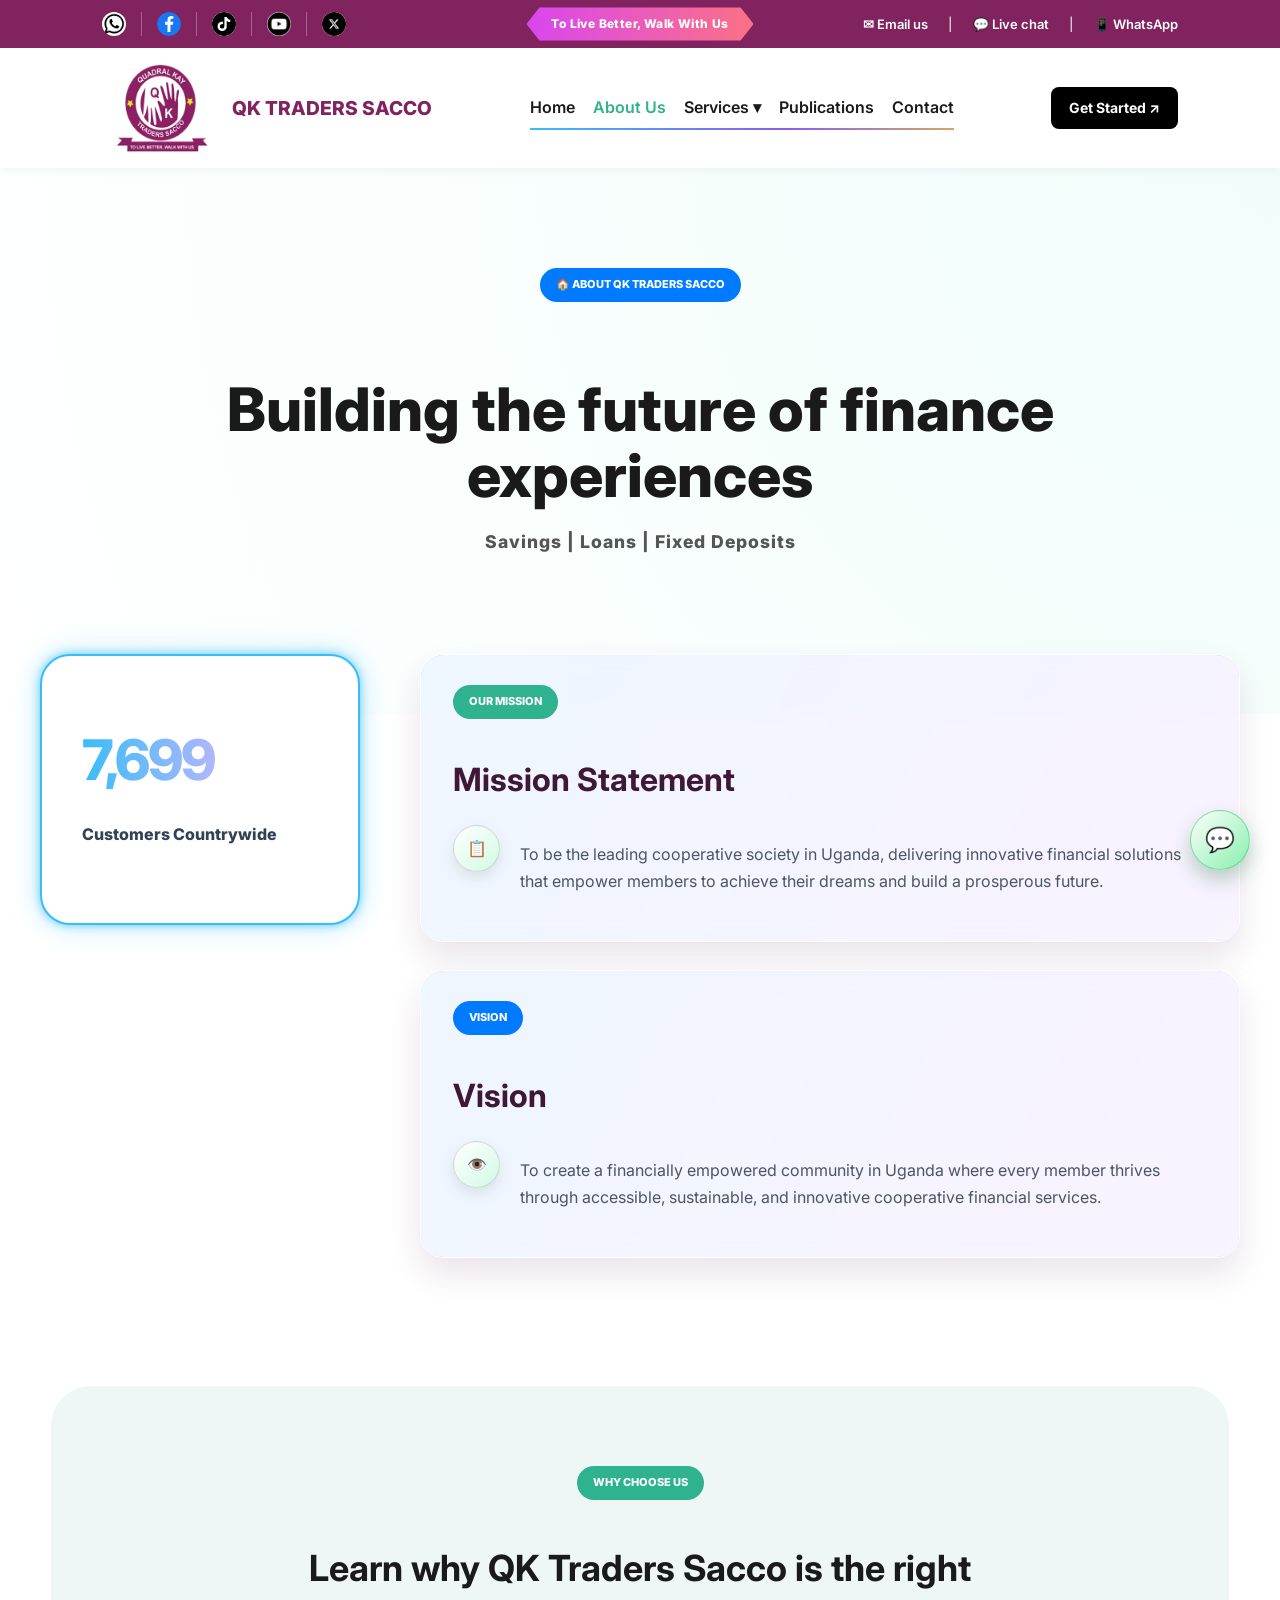
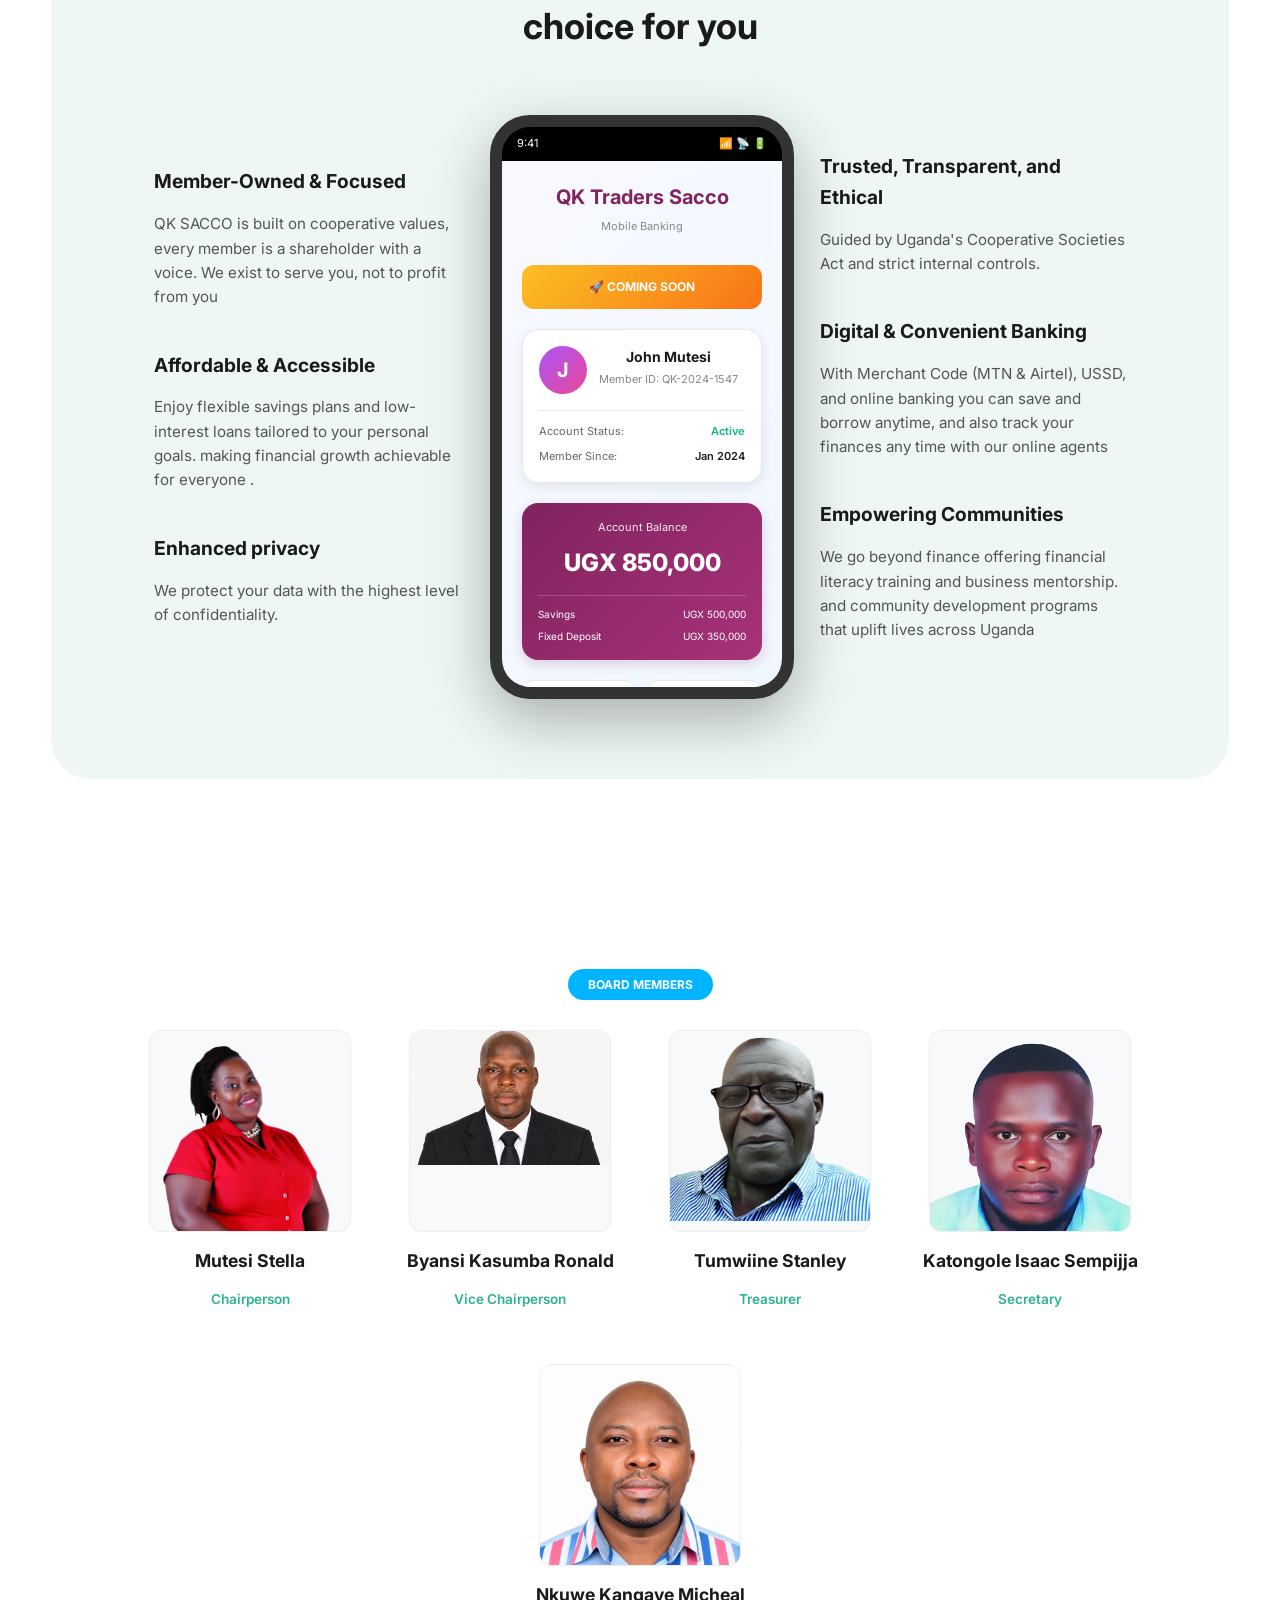
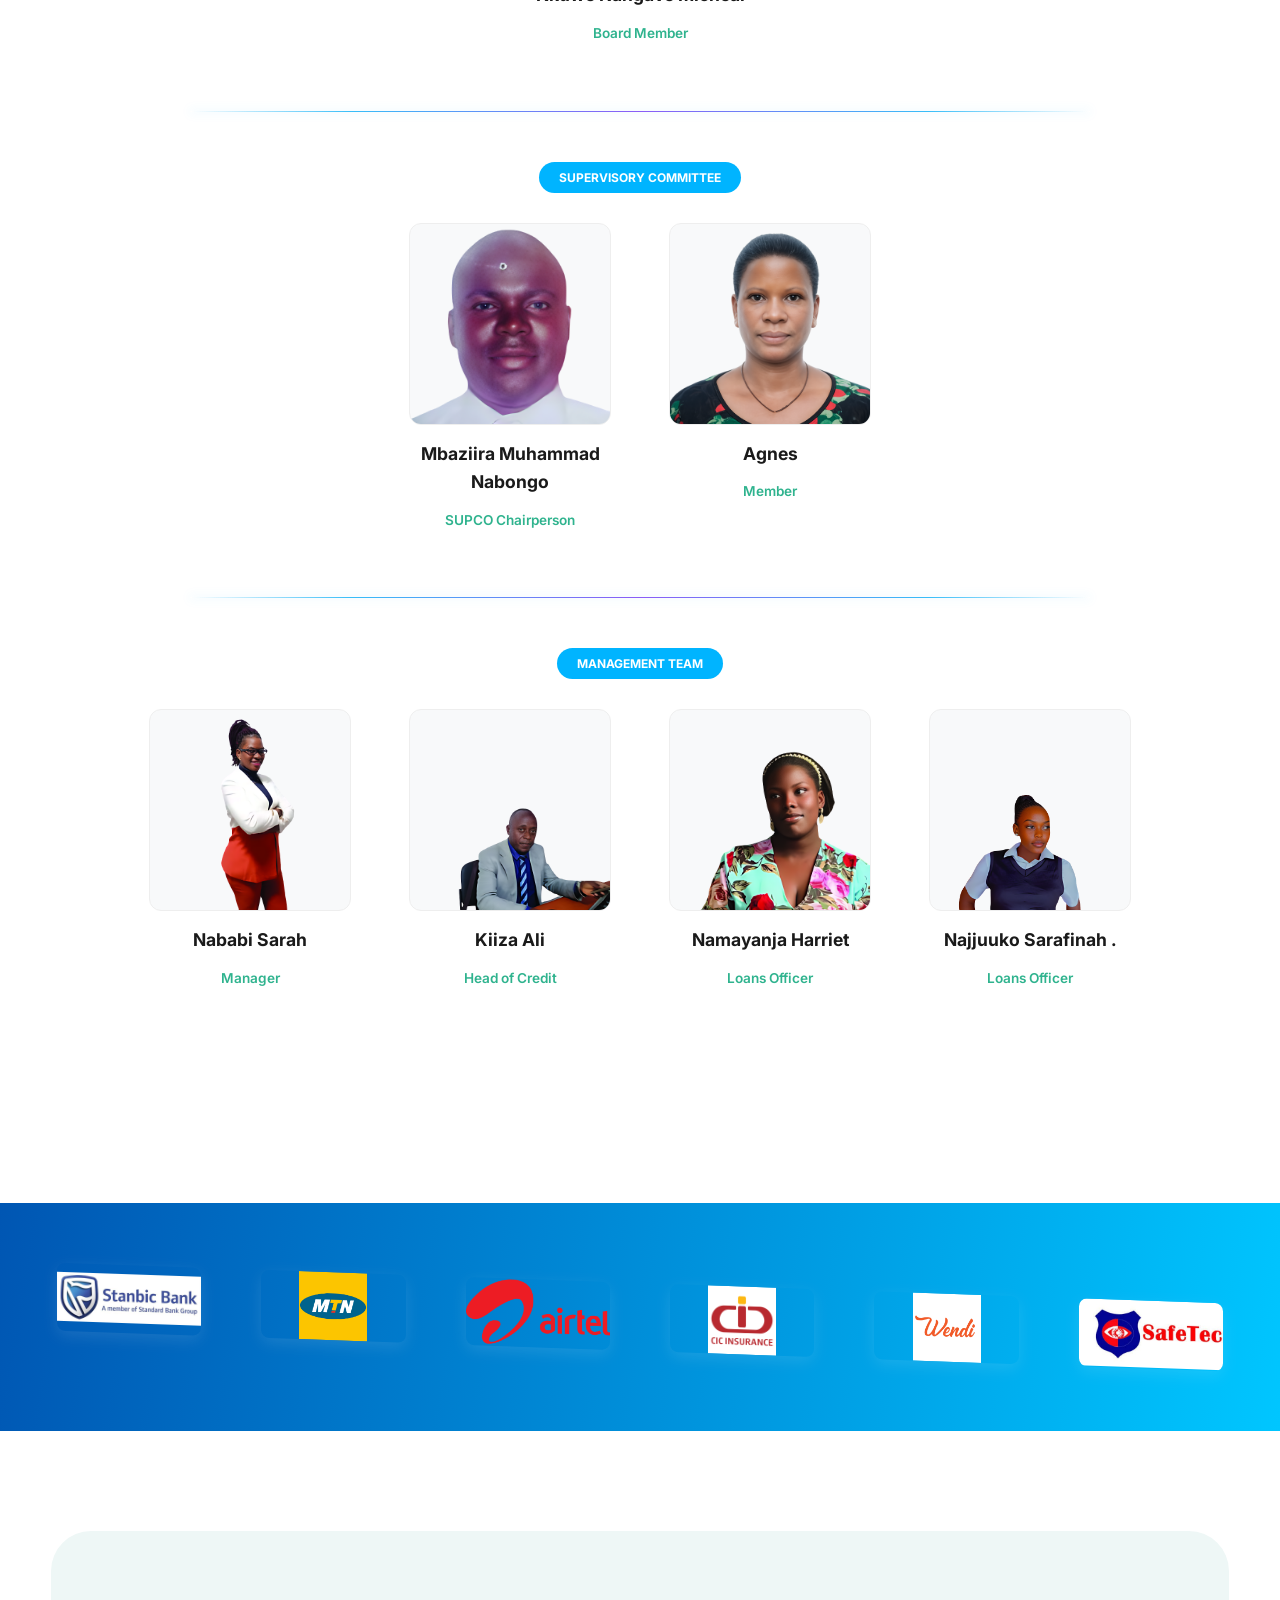
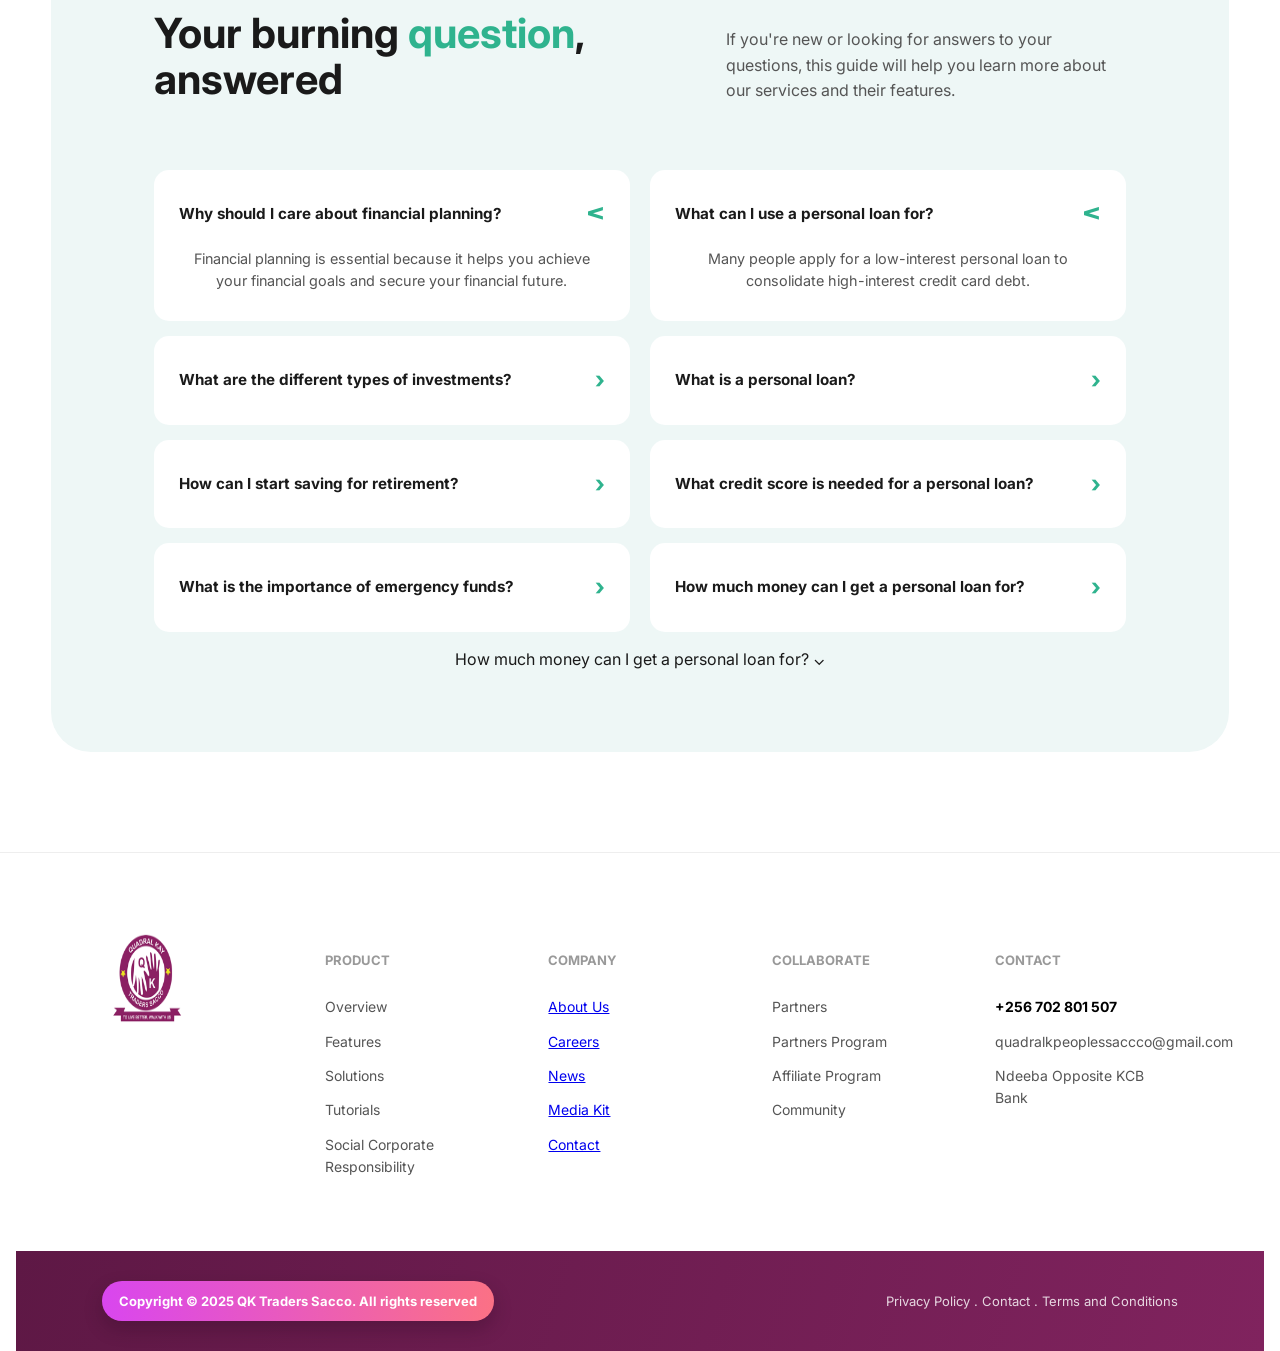
<file: about.html>
<!DOCTYPE html>
<html lang="en">
<head>
    <meta name="description" content="Learn about the history, vision, and core values of QK Trader Sacco. Discover how we support the Teens community and traders across the region.">
    <meta charset="UTF-8">
    <meta name="viewport" content="width=device-width, initial-scale=1.0">
    <title>About Us | QK Traders Sacco</title>
    <link rel="icon" type="image/png" href="qk logo.png">
    <link href="https://fonts.googleapis.com/css2?family=Inter:wght@300;400;600;800&display=swap" rel="stylesheet">
    <link rel="stylesheet" href="responsive.css">
    <style>
        :root {
            --brand-purple: #80235e;
            --brand-pink-grad: linear-gradient(135deg, #a83279, #ed1e79);
            --brand-teal: #2fb38e;
            --brand-blue: #007bff;
            --light-blue-bg: #eef7f6;
            --text-dark: #1a1a1a;
            --text-gray: #555;
        }

        /* Animations */
        @keyframes fadeInUp {
            from {
                opacity: 0;
                transform: translateY(30px);
            }
            to {
                opacity: 1;
                transform: translateY(0);
            }
        }

        .fade-in {
            opacity: 0;
            transform: translateY(30px);
            transition: all 0.8s ease;
        }

        .fade-in.animate {
            opacity: 1;
            transform: translateY(0);
        }

        .initial-fade {
            animation: fadeInUp 1s ease forwards;
        }

        body { font-family: 'Inter', sans-serif; margin: 0; color: var(--text-dark); background: #fff; line-height: 1.6; }

        /* --- TOP NAVIGATION BAR --- */
        .top-nav { position: sticky; top: 0; z-index: 1100; background: var(--brand-purple); color: white; padding: 12px 8%; display: flex; justify-content: space-between; align-items: center; font-size: 13px; font-weight: 500; }
        .top-nav a { color: white; text-decoration: none; font-weight: 600; }
        .top-nav .top-social { display: flex; align-items: center; gap: 15px; }
        .top-nav .top-social a { display: flex; align-items: center; justify-content: center; }
        .top-nav .top-social a img { width: 24px; height: 24px; border-radius: 20px; }
        .top-nav .top-social a:not(:last-child)::after { content: ''; margin-left: 15px; width: 1px; height: 24px; background: rgba(255,255,255,0.3); }
        .top-nav-center { position: absolute; left: 50%; transform: translateX(-50%); padding: 7px 25px; color: #fff; background: linear-gradient(90deg, #d946ef, #fb7185); clip-path: polygon(13px 0, calc(100% - 13px) 0, 100% 50%, calc(100% - 13px) 100%, 13px 100%, 0 50%); box-shadow: 0 7px 16px rgba(35,7,28,.25); font-size: 12px; font-weight: 800; letter-spacing: .4px; white-space: nowrap; }
        .top-nav-right { display: flex; gap: 20px; align-items: center; font-size: 13px; }
        .top-nav-right a { color: white; text-decoration: none; font-weight: 600; }
        .top-nav-right span { color: #ddd; }

        /* --- MAIN HEADER --- */
        .header-main { position: relative; display: flex; justify-content: space-between; align-items: center; padding: 15px 8%; background: white; z-index: 1000; box-shadow: 0 2px 10px rgba(0,0,0,0.05); gap: 12px; flex-wrap: wrap; }
        .logo-box { display: flex; align-items: center; gap: 10px; font-weight: 800; color: var(--brand-purple); text-decoration: none; font-size: 1.2rem; }
        .nav-menu { display: flex; gap: 18px; list-style: none; margin: 0; padding: 0; flex-wrap: wrap; align-items: center; }
        .nav-menu { position: relative; }
        .nav-menu::after { content: ''; position: absolute; right: 0; bottom: -9px; left: 0; height: 2px; background: linear-gradient(90deg, #38bdf8, #8b5cf6, #facc15, #ef4444, #f97316, #38bdf8); background-size: 300% 100%; animation: navSpectrum 5s linear infinite; }
        @keyframes navSpectrum { to { background-position: 300% 0; } }
        .nav-menu a { text-decoration: none; color: var(--text-dark); font-weight: 600; font-size: 14px; }
        .nav-menu a.active { color: var(--brand-teal); }
        .header-actions { display: flex; align-items: center; gap: 20px; }
        .btn-get-started { background: #000; color: #fff; padding: 10px 18px; border-radius: 8px; text-decoration: none; font-weight: bold; font-size: 14px; white-space: nowrap; }

        /* --- HERO --- */
        .hero { text-align: center; padding: 100px 20px 140px; background: radial-gradient(circle at top right, #f0fdfa, #ffffff); }
        .badge { background: var(--brand-blue); color: white; padding: 8px 16px; border-radius: 20px; font-size: 11px; font-weight: 800; text-transform: uppercase; display: inline-block; margin-bottom: 25px; }
        .hero h1 { font-size: clamp(32px, 5vw, 60px); line-height: 1.1; margin-bottom: 20px; font-weight: 800; max-width: 900px; margin-left: auto; margin-right: auto; }
        .hero p { color: var(--text-gray); letter-spacing: 1px; font-size: 1.1rem; font-weight: 800; }

        /* --- MISSION / VISION --- */
        .mv-section { max-width: 1200px; margin: -60px auto 100px; display: grid; grid-template-columns: 320px 1fr; gap: 60px; padding: 0 20px; }
        .stat-card { background: #fff; color: #334155; padding: 60px 40px; border: 2px solid #38bdf8; border-radius: 30px; text-align: left; box-shadow: 0 0 10px rgba(56,189,248,.7), 0 0 28px rgba(56,189,248,.35); height: fit-content; }
        .stat-card h2 { margin: 0; font-size: 56px; font-weight: 800; letter-spacing: -2px; background: linear-gradient(90deg, #38bdf8, #d8b4fe, #facc15, #fb7185, #38bdf8); background-size: 300% 100%; -webkit-background-clip: text; background-clip: text; color: transparent; animation: customerSpectrum 3.5s linear infinite; }
        @keyframes customerSpectrum { to { background-position: 300% 0; } }
        .stat-card p { font-weight: 800; }
        .mv-content-block { position: relative; overflow: hidden; margin-bottom: 28px; padding: 30px 32px; border: 1px solid rgba(255,255,255,.55); border-radius: 24px; box-shadow: 0 16px 32px rgba(83,31,78,.12); isolation: isolate; }
        .mv-content-block::before { content: ''; position: absolute; z-index: -1; inset: -45%; background: linear-gradient(120deg, rgba(56,189,248,.36), rgba(192,132,252,.34), rgba(250,204,21,.25), rgba(251,113,133,.32), rgba(56,189,248,.36)); background-size: 300% 300%; animation: mvTint 9s ease infinite; filter: blur(18px); }
        .mv-content-block::after { content: ''; position: absolute; z-index: -1; inset: 0; background: rgba(255,255,255,.7); backdrop-filter: blur(8px); }
        .mv-content-block.vision-block::before { animation-direction: reverse; }
        .mv-content-block h2 { color: #3f1737; }
        .mv-item { display: flex; gap: 20px; align-items: flex-start; margin-top: 20px; }
        .mv-item p { color: #4b5563; font-size: 16px; line-height: 1.7; }
        .mv-icon { width: 45px; height: 45px; border: 1px solid rgba(128,35,94,.18); border-radius: 50%; display: flex; align-items: center; justify-content: center; flex-shrink: 0; background: linear-gradient(135deg, #fff, #d1fae5); box-shadow: 0 6px 14px rgba(22,101,52,.12); }
        @keyframes mvTint { 0%,100% { background-position: 0% 50%; } 50% { background-position: 100% 50%; } }

        /* --- WHY CHOOSE US --- */
        .why-us-container { background: var(--light-blue-bg); border-radius: 40px; padding: 80px 8%; margin: 0 4% 100px; text-align: center; }
        .why-us-grid { display: grid; grid-template-columns: 1fr 300px 1fr; gap: 30px; margin-top: 60px; align-items: center; }
        .feature-box { text-align: left; margin-bottom: 40px; }
        .feature-box h3 { font-size: 1.2rem; margin-bottom: 10px; }
        .feature-box p { color: var(--text-gray); font-size: 0.95rem; }
        .phone-mockup img { width: 100%; border-radius: 30px; box-shadow: 0 20px 50px rgba(0,0,0,0.1); }

        /* --- TEAM SECTION --- */
        .team-section { padding: 40px 8% 100px; text-align: center; }
        .team-category-title { background: #00b4ff; color: white; padding: 6px 20px; border-radius: 20px; font-size: 12px; font-weight: bold; margin: 50px auto 30px; display: inline-block; }
        .team-grid { display: flex; flex-wrap: wrap; justify-content: center; gap: 40px; }
        .team-divider { width: min(900px, 88%); height: 1px; margin: 52px auto 0; border: 0; background: linear-gradient(90deg, transparent, #38bdf8 18%, #8b5cf6 50%, #38bdf8 82%, transparent); box-shadow: 0 0 10px rgba(56,189,248,.35); }
        .member-card { width: 220px; }
        .member-img-placeholder { width: 200px; height: 200px; background: #f8f9fa; border-radius: 12px; margin: 0 auto 15px; border: 1px solid #eee; overflow: hidden; }
        .member-img-placeholder img{ width: 200px;}
        .member-card h3 { font-size: 1.1rem; margin: 10px 0 5px; }
        .member-card p { color: var(--brand-teal); font-weight: 600; font-size: 0.85rem; }

        /* --- PARTNERS --- */
        .partners-strip { background: linear-gradient(100deg, #0056b3, #00c6ff); padding: 80px 0; transform: skewY(-2deg); margin: 100px 0; }
        .partners-inner { transform: skewY(2deg); display: flex; justify-content: center; gap: 60px; align-items: center; flex-wrap: wrap; }
        .partners-inner>div {  padding: 15px 25px; border-radius: 8px; font-weight: bold; color: #0056b3; box-shadow: 0 5px 15px rgba(255, 253, 253, 0.1); }

        /* --- FAQ --- */
        .faq-section { background: var(--light-blue-bg); border-radius: 40px; padding: 80px 8%; margin: 0 4% 100px; text-align: center; }
        .faq-header { display: flex; justify-content: space-between; align-items: flex-start; margin-bottom: 40px; gap: 40px; }
        .faq-header h2 { font-size: 2.6rem; margin: 0; line-height: 1.1; flex: 1; text-align: left; }
        .faq-header h2 span { color: var(--brand-teal); }
        .faq-header p { flex: 1; color: var(--text-gray); font-size: 1rem; line-height: 1.6; max-width: 400px; text-align: left; }
        .faq-grid { display: grid; grid-template-columns: 1fr 1fr; gap: 20px; margin-top: 50px; }
        details { background: white; border-radius: 15px; padding: 10px 25px; margin-bottom: 15px; }
        summary { list-style: none; display: flex; justify-content: space-between; align-items: center; padding: 15px 0; font-weight: 700; cursor: pointer; font-size: 0.95rem; }
        summary::after { content: '›'; font-size: 1.5rem; color: var(--brand-teal); transition: transform 0.3s; }
        details[open] summary::after { transform: rotate(90deg); content: '∨'; }
        .content { padding-bottom: 20px; color: var(--text-gray); line-height: 1.5; font-size: 0.9rem; }

        /* --- FOOTER --- */
        footer { padding: 80px 8% 40px; border-top: 1px solid #eee; }
        .footer-main { display: grid; grid-template-columns: repeat(auto-fit, minmax(150px, 1fr)); gap: 40px; margin-bottom: 60px; }
        .footer-col h4 { font-size: 13px; color: #999; text-transform: uppercase; margin-bottom: 25px; }
        .footer-col ul { list-style: none; padding: 0; margin: 0; }
        .footer-col li { margin-bottom: 12px; font-size: 14px; color: var(--text-gray); cursor: pointer; }
        .footer-bottom { margin: 0 -8% -40px; padding: 30px 8%; display: flex; align-items: center; justify-content: space-between; background: linear-gradient(105deg, #5e1845, var(--brand-purple)); font-size: 13px; color: rgba(255,255,255,.82); }
        .footer-bottom > div:first-child { padding: 10px 17px; border-radius: 999px; color: #fff; background: linear-gradient(90deg, #d946ef, #fb7185); box-shadow: 0 8px 18px rgba(35,7,28,.25); font-weight: 700; }
        @media (max-width: 700px) { .footer-bottom { flex-direction: column; text-align: center; } }

        /* --- CHAT --- */
        .chat-widget { position: fixed; bottom: 30px; right: 30px; z-index: 1000; }
        .chat-options { display: none; flex-direction: column; gap: 10px; margin-bottom: 10px; }
        .chat-widget.expanded .chat-options { display: flex; }
        .chat-option { display: flex; align-items: center; gap: 8px; padding: 11px 16px; border: 1px solid rgba(34,197,94,.38); border-radius: 25px; color: #14532d; background: linear-gradient(110deg, #fff, #f0fdf4 48%, #86efac); font-size: 14px; font-weight: 700; text-decoration: none; box-shadow: 0 6px 16px rgba(22,101,52,.18); transition: transform .45s .08s ease, box-shadow .45s .08s ease, filter .45s .08s ease; }
        .chat-option:hover, .chat-option:focus-visible { transform: translateX(-8px) scale(1.05); box-shadow: 0 12px 24px rgba(22,101,52,.3); filter: saturate(1.2); }
        .chat-option:active { transform: translateX(-4px) scale(.96); transition-delay: 0s; }
        .chat-option.whatsapp, .chat-option.call { color: #14532d; background: linear-gradient(110deg, #fff, #f0fdf4 48%, #86efac); }
        .option-icon { font-size: 16px; }
        .chat-toggle { width: 60px; height: 60px; background: linear-gradient(135deg, #fff, #86efac); border-radius: 50%; display: flex; align-items: center; justify-content: center; color: #166534; font-size: 24px; border: 1px solid rgba(34,197,94,.5); cursor: pointer; box-shadow: 0 10px 20px rgba(22,101,52,.28); animation: chatPulse 2.6s ease-in-out infinite; transition: transform .45s .08s ease, box-shadow .45s .08s ease; }
        .chat-toggle:hover, .chat-toggle:focus-visible { transform: scale(1.12) rotate(6deg); box-shadow: 0 14px 28px rgba(22,101,52,.4); }
        @keyframes chatPulse { 50% { box-shadow: 0 10px 20px rgba(22,101,52,.28), 0 0 0 9px rgba(134,239,172,.18); } }

        @media (max-width: 992px) {
            .mv-section, .why-us-grid, .faq-grid { grid-template-columns: 1fr; }
            .phone-mockup { display: none; }
        }

        @media (max-width: 768px) {
            .top-nav { flex-direction: column; gap: 8px; text-align: center; padding: 10px 5%; }
            .top-nav-center { position: static; transform: none; }
            .top-nav-right { gap: 10px; flex-wrap: wrap; justify-content: center; }
            .header-main { flex-direction: column; gap: 14px; padding: 15px 5%; }
            .nav-menu { flex-direction: row; gap: 10px; flex-wrap: wrap; justify-content: center; }
            .nav-menu li { min-width: 90px; text-align: center; }
            .btn-get-started { padding: 9px 14px; font-size: 13px; }
            .hero { padding: 60px 5%; }
            .hero h1 { font-size: 36px; }
            .hero p { font-size: 16px; }
            .mv-section { padding: 40px 5%; }
            .why-us-grid { padding: 40px 5%; }
            .faq-grid { padding: 40px 5%; }
            .footer { padding: 40px 5%; }
        }

        @media (max-width: 480px) {
            .top-nav { font-size: 11px; padding: 8px 4%; }
            .top-nav .top-social a img { width: 20px; height: 20px; }
            .nav-menu a { font-size: 13px; }
            .nav-menu li { min-width: auto; }
            .btn-get-started { padding: 8px 12px; font-size: 12px; }
            .hero h1 { font-size: 28px; }
            .hero p { font-size: 14px; }
            .section h2 { font-size: 24px; }
            .section p { font-size: 14px; }
            .chat-widget { bottom: 20px; right: 20px; }
            .chat-bubble { padding: 6px 12px; font-size: 12px; }
            .chat-toggle { width: 45px; height: 45px; font-size: 20px; }
        }

        .top-bar img{
            width: 30px;
            height: 30px;
            border-radius: 20px;
            background-color: white;
            corner-shape: squircle;
            
        }

       .partner-logo-box1{
        background-image: url(stanbic.jpg);
        background-position: center;
        background-repeat: no-repeat;
        background-size:contain;
        border-radius: 10px;
        width: 2.5cm;
        height: 1cm;
       }

       .partner-logo-box2{
        background-image:url(mtn-seeklogo.png);
        background-position: center;
        background-repeat: no-repeat;
        background-size:contain;
        border-radius: 10px;
        width: 2.5cm;
        height: 1cm;
       }

       .partner-logo-box3{
        background-image:url(airtel-seeklogo.png);
        background-position: center;
        background-repeat: no-repeat;
        background-size:contain;
        border-radius: 10px;
        width: 2.5cm;
        height: 1cm;
       }

       .partner-logo-box4{
        background-image:url(cic-insurance-group-uganda-logo-png_seeklogo-555362.png);
        background-position: center;
        background-repeat: no-repeat;
        background-size:contain;
        border-radius: 10px;
        width: 2.5cm;
        height: 1cm;
       }

       .partner-logo-box5{
        background-image: url(logo.png);
        background-position: center;
        background-repeat: no-repeat;
        background-size:contain;
        border-radius: 10px;
        width: 2.5cm;
        height: 1cm;
        
       }

       .partner-logo-box6{
        background-image: url(safe.jpg);
        background-position: center;
        background-repeat: no-repeat;
        background-size:contain;
        border-radius: 10px;
        width: 2.5cm;
        height: 1cm;
        
       }

    </style>
</head>
<body>

    <div class="top-nav">
        <div class="top-social">
            <a href="https://wa.me/256702801507" target="_blank" rel="noopener" aria-label="WhatsApp"><img src="whatsapp.jpg" alt="WhatsApp"></a>
            <a href="https://www.facebook.com/quadralkay" target="_blank" rel="noopener" aria-label="Facebook"><img src="facebook.svg" alt="Facebook"></a>
            <a href="https://www.tiktok.com/@qktraderssacco" target="_blank" rel="noopener" aria-label="TikTok"><img src="tiktok.jpg" alt="TikTok"></a>
            <a href="https://www.youtube.com/channel/UCuh3HxplZlNXIbYhBjaaCZQ" target="_blank" rel="noopener" aria-label="YouTube"><img src="youtube.jpg" alt="YouTube"></a>
            <a href="https://x.com/@QkTradersNdeeba" target="_blank" rel="noopener" aria-label="X"><img src="x.jpg" alt="X"></a>
        </div>
        <div class="top-nav-center">To Live Better, Walk With Us</div>
        <div class="top-nav-right">
            <a href="mailto:info@qktraders.com">✉ Email us</a>
            <span>|</span>
            <a href="tel:+256702801507">💬 Live chat</a>
            <span>|</span>
            <a href="https://wa.me/256702801507" target="_blank" rel="noopener">📱 WhatsApp</a>
        </div>
    </div>

    <header class="header-main">
        <a href="#" class="logo-box">
            <img src="qk logo.png" alt="QK Logo" style="width:120px; height:90px; border-radius:20%"> 
            QK TRADERS SACCO
        </a>
        <nav>
            <ul class="nav-menu">
               <li><a href="index.html">Home</a></li>
                <li><a href="about.html" class="active">About Us</a></li>
                <li><a href="services.html" >Services ▾</a></li>
                <li><a href="profile.html">Publications</a></li>
                <li><a href="contact-us.html">Contact</a></li>
            </ul>
        </nav>
        <div class="header-actions">
            <a href="membership.html" class="btn-get-started">Get Started ↗</a>
        </div>
    </header>

    <section class="hero initial-fade">
        <div class="badge">🏠 ABOUT QK TRADERS SACCO</div>
        <h1>Building the future of finance experiences</h1>
        <p>Savings | Loans | Fixed Deposits</p>
    </section>

    <section class="mv-section fade-in">
        <div class="stat-card">
            <h2 id="customer-count">1</h2>
            <p>Customers Countrywide</p>
        </div>
        <div class="mv-content">
            <div class="mv-content-block mission-block">
                <div class="badge" style="background:var(--brand-teal)">OUR MISSION</div>
                <h2 style="font-size:32px; margin:10px 0;">Mission Statement</h2>
                <div class="mv-item">
                    <div class="mv-icon">📋</div>
                    <p>To be the leading cooperative society in Uganda, delivering innovative financial solutions that empower members to achieve their dreams and build a prosperous future.</p>
                </div>
            </div>
            <div class="mv-content-block vision-block">
                <div class="badge">VISION</div>
                <h2 style="font-size:32px; margin:10px 0;">Vision</h2>
                <div class="mv-item">
                    <div class="mv-icon">👁️</div>
                    <p>To create a financially empowered community in Uganda where every member thrives through accessible, sustainable, and innovative cooperative financial services.</p>
                </div>
            </div>
        </div>
    </section>

    <section class="why-us-container fade-in">
        <div class="badge" style="background:var(--brand-teal)">WHY CHOOSE US</div>
        <h2 style="font-size:36px; max-width:700px; margin:15px auto;">Learn why QK Traders Sacco is the right choice for you</h2>
        <div class="why-us-grid">
            <div class="col-left">
                <div class="feature-box"><h3>Member-Owned & Focused</h3><p>QK SACCO is built on cooperative values, every member is a shareholder with a voice. We exist to serve you, not to profit from you </p></div>
                <div class="feature-box"><h3>Affordable & Accessible</h3><p>Enjoy flexible savings plans and low-interest loans tailored to your personal goals. making financial growth achievable for everyone .</p></div>
                <div class="feature-box"><h3>Enhanced privacy</h3><p>We protect your data with the highest level of confidentiality.</p></div>
            </div>
            <div class="phone-mockup">
                <div style="background:#1a1a1a; width:280px; height:560px; border-radius:40px; border:12px solid #333; box-shadow:0 20px 60px rgba(0,0,0,0.3); position:relative; overflow:hidden; color:white;">
                    <!-- Phone Status Bar -->
                    <div style="background:#000; padding:8px 15px; font-size:11px; display:flex; justify-content:space-between; align-items:center;">
                        <span>9:41</span>
                        <div style="display:flex; gap:3px;">📶 📡 🔋</div>
                    </div>
                    <!-- Screen Content -->
                    <div style="padding:20px; height:500px; background:linear-gradient(135deg, #f8f9ff 0%, #f0f7ff 100%); color:#1a1a1a; overflow-y:auto;">
                        <!-- Header -->
                        <div style="text-align:center; margin-bottom:30px;">
                            <h3 style="margin:0; color:var(--brand-purple); font-size:20px;">QK Traders Sacco</h3>
                            <p style="margin:5px 0 0; color:#888; font-size:11px;">Mobile Banking</p>
                        </div>
                        <!-- Coming Soon Badge -->
                        <div style="background:linear-gradient(135deg, #fbbf24 0%, #f97316 100%); color:white; padding:12px; border-radius:12px; text-align:center; margin-bottom:20px; font-weight:700; font-size:12px;">
                            🚀 COMING SOON
                        </div>
                        <!-- Profile Card -->
                        <div style="background:white; border-radius:16px; padding:16px; margin-bottom:20px; box-shadow:0 4px 12px rgba(0,0,0,0.08); border:1px solid #e5e7eb;">
                            <div style="display:flex; gap:12px; margin-bottom:16px;">
                                <div style="width:48px; height:48px; background:linear-gradient(135deg, #a855f7, #ec4899); border-radius:50%; display:flex; align-items:center; justify-content:center; color:white; font-weight:700; font-size:20px;">J</div>
                                <div>
                                    <p style="margin:0; font-weight:700; color:#1a1a1a; font-size:14px;">John Mutesi</p>
                                    <p style="margin:3px 0 0; color:#888; font-size:11px;">Member ID: QK-2024-1547</p>
                                </div>
                            </div>
                            <hr style="margin:12px 0; border:none; border-top:1px solid #e5e7eb;">
                            <div style="font-size:11px; color:#666; line-height:1.6;">
                                <div style="display:flex; justify-content:space-between; margin-bottom:8px;">
                                    <span>Account Status:</span>
                                    <span style="color:#10b981; font-weight:600;">Active</span>
                                </div>
                                <div style="display:flex; justify-content:space-between;">
                                    <span>Member Since:</span>
                                    <span style="color:#1a1a1a; font-weight:600;">Jan 2024</span>
                                </div>
                            </div>
                        </div>
                        <!-- Balance Card -->
                        <div style="background:linear-gradient(135deg, var(--brand-purple) 0%, #a83279 100%); border-radius:16px; padding:16px; color:white; margin-bottom:20px; box-shadow:0 4px 12px rgba(128,35,94,0.2);">
                            <p style="margin:0 0 8px; font-size:11px; opacity:0.9;">Account Balance</p>
                            <h2 style="margin:0 0 12px; font-size:24px; font-weight:800;">UGX 850,000</h2>
                            <div style="border-top:1px solid rgba(255,255,255,0.2); padding-top:10px; font-size:10px;">
                                <div style="display:flex; justify-content:space-between; margin-bottom:6px;">
                                    <span>Savings</span>
                                    <span>UGX 500,000</span>
                                </div>
                                <div style="display:flex; justify-content:space-between;">
                                    <span>Fixed Deposit</span>
                                    <span>UGX 350,000</span>
                                </div>
                            </div>
                        </div>
                        <!-- Quick Actions -->
                        <div style="display:grid; grid-template-columns:1fr 1fr; gap:10px;">
                            <div style="background:white; padding:12px; border-radius:12px; text-align:center; border:1px solid #e5e7eb; cursor:pointer;">
                                <div style="font-size:20px; margin-bottom:4px;">💰</div>
                                <p style="margin:0; font-size:10px; color:#666; font-weight:600;">Withdraw</p>
                            </div>
                            <div style="background:white; padding:12px; border-radius:12px; text-align:center; border:1px solid #e5e7eb; cursor:pointer;">
                                <div style="font-size:20px; margin-bottom:4px;">➕</div>
                                <p style="margin:0; font-size:10px; color:#666; font-weight:600;">Deposit</p>
                            </div>
                        </div>
                    </div>
                </div>
            </div>
            <div class="col-right">
                <div class="feature-box"><h3>Trusted, Transparent, and Ethical</h3><p>Guided by Uganda's Cooperative Societies Act and strict internal controls. </p></div>
                <div class="feature-box"><h3>Digital & Convenient Banking</h3><p>With Merchant Code (MTN & Airtel), USSD, and online banking you can save and borrow anytime, and also track your finances any time with our online agents </p></div>
                <div class="feature-box"><h3>Empowering Communities</h3><p>We go beyond finance offering financial literacy training and business mentorship. and community development programs that uplift lives across Uganda</p></div>
            </div>
        </div>
    </section>

    <section class="team-section fade-in">
        <div class="team-category-title">BOARD MEMBERS</div>
        <div class="team-grid">
            <div class="member-card"><div class="member-img-placeholder"><img src="1.png"></div><h3>Mutesi Stella</h3><p>Chairperson</p></div>
            <div class="member-card"><div class="member-img-placeholder"><img src="6.jpg"></div><h3>Byansi Kasumba Ronald</h3><p>Vice Chairperson</p></div>
            <div class="member-card"><div class="member-img-placeholder"><img src="5.png"></div><h3>Tumwiine Stanley</h3><p>Treasurer</p></div>
            <div class="member-card"><div class="member-img-placeholder"><img src="7.png"></div><h3>Katongole Isaac Sempijja</h3><p>Secretary</p></div>
            <div class="member-card"><div class="member-img-placeholder"><img src="8.jpg"></div><h3>Nkuwe Kangave Micheal</h3><p>Board Member</p></div>
        </div>
        <hr class="team-divider">

        <div class="team-category-title">SUPERVISORY COMMITTEE</div>
        <div class="team-grid">
            <div class="member-card"><div class="member-img-placeholder"><img src="2.png"></div><h3>Mbaziira Muhammad Nabongo</h3><p>SUPCO Chairperson</p></div>
            <div class="member-card"><div class="member-img-placeholder"><img src="rose.png"></div><h3>Agnes</h3><p>Member</p></div>
        </div>
        <hr class="team-divider">

        <div class="team-category-title">MANAGEMENT TEAM</div>
        <div class="team-grid">
            <div class="member-card"><div class="member-img-placeholder"><img src="3.png"></div><h3>Nababi Sarah</h3><p>Manager</p></div>
            <div class="member-card"><div class="member-img-placeholder"><img src="10.png"></div><h3>Kiiza Ali</h3><p>Head of Credit</p></div>
            <div class="member-card"><div class="member-img-placeholder"><img src="11.png"></div><h3>Namayanja Harriet</h3><p>Loans Officer</p></div>
            <div class="member-card"><div class="member-img-placeholder"><img src="12.png"></div><h3>Najjuuko Sarafinah .</h3><p>Loans Officer</p></div>
        </div>
    </section>

    <section class="partners-strip fade-in">
        <div class="partners-inner">
            <div class="partner-logo-box1"></div>
            <div class="partner-logo-box2"></div>
            <div class="partner-logo-box3"></div>
            <div class="partner-logo-box4"></div>
            <div class="partner-logo-box5"></div>
            <div class="partner-logo-box6"></div>
        </div>
    </section>

    <section class="faq-section fade-in">
        <div class="faq-header">
            <h2>Your burning <span>question</span>,<br>answered</h2>
            <p>If you're new or looking for answers to your questions, this guide will help you learn more about our services and their features.</p>
        </div>
        <div class="faq-grid">
            <div class="faq-col">
                <details open>
                    <summary>Why should I care about financial planning?</summary>
                    <div class="content">Financial planning is essential because it helps you achieve your financial goals and secure your financial future.</div>
                </details>
                <details>
                    <summary>What are the different types of investments?</summary>
                    <div class="content">Information about stocks, bonds, and mutual funds goes here.</div>
                </details>
                <details>
                    <summary>How can I start saving for retirement?</summary>
                    <div class="content">It's never too early to start! Common options include Ugx10,000</div>
                </details>
                <details>
                    <summary>What is the importance of emergency funds?</summary>
                    <div class="content">Emergency funds provide a safety net for unexpected expenses.</div>
                </details>
            </div>

            <div class="faq-col">
                <details open>
                    <summary>What can I use a personal loan for?</summary>
                    <div class="content">Many people apply for a low-interest personal loan to consolidate high-interest credit card debt.</div>
                </details>
                <details>
                    <summary>What is a personal loan?</summary>
                    <div class="content">A personal loan is an amount of money you can borrow for various uses.</div>
                </details>
                <details>
                    <summary>What credit score is needed for a personal loan?</summary>
                    <div class="content">While it varies, a score of 600+ is generally required for better rates.</div>
                </details>
                <details>
                    <summary>How much money can I get a personal loan for?</summary>
                    <div class="content">Loan amounts typically range from Ugx, 100,000 to $5M depending on income.</div>
                </details>
            </div>
        </div>
            <div class="faq-item"><span class="faq-q">How much money can I get a personal loan for?</span> <span>⌄</span></div>
        </div>
    </section>

    <div class="chat-widget">
        <div class="chat-options">
            <a href="https://wa.me/256702801507" class="chat-option whatsapp">
                <span class="option-icon">📱</span>
                <span class="option-text">WhatsApp</span>
            </a>
            <a href="tel:+256702801507" class="chat-option call">
                <span class="option-icon">📞</span>
                <span class="option-text">Call</span>
            </a>
        </div>
        <button class="chat-toggle">💬</button>
    </div>

    <footer>
        <div class="footer-main">
            <div class="footer-col">
                <img src="qk logo.png" alt="QK Logo" style="width:90px; height:90px; margin-bottom:20px;">
            </div>
            <div class="footer-col">
                <h4>Product</h4>
                <ul><li>Overview</li><li>Features</li><li>Solutions</li><li>Tutorials</li><li>Social Corporate Responsibility</li></ul>
            </div>
            <div class="footer-col">
                <h4>Company</h4>
                <ul><li><a href="about.html">About Us</a></li><li><a href="https://www.brightermonday.co.ug" target="_blank" rel="noopener">Careers</a></li><li><a href="https://www.monitor.co.ug" target="_blank" rel="noopener">News</a></li><li><a href="https://www.newvision.co.ug" target="_blank" rel="noopener">Media Kit</a></li><li><a href="contact-us.html">Contact</a></li></ul>
            </div>
            <div class="footer-col">
                <h4>Collaborate</h4>
                <ul><li>Partners</li><li>Partners Program</li><li>Affiliate Program</li><li>Community</li></ul>
            </div>
            <div class="footer-col">
                <h4>Contact</h4>
                <ul>
                    <li style="font-weight:bold; color:black;">+256 702 801 507</li>
                    <li>quadralkpeoplessaccco@gmail.com</li>
                    <li>Ndeeba Opposite KCB Bank</li>
                </ul>
            </div>
        </div>
        <div class="footer-bottom">
            <div>Copyright © 2025 QK Traders Sacco. All rights reserved</div>
            <div>Privacy Policy . Contact . Terms and Conditions</div>
        </div>
    </footer>

<script>
    document.addEventListener('DOMContentLoaded', function() {
        const observerOptions = {
            threshold: 0.1,
            rootMargin: '0px 0px -50px 0px'
        };

        const observer = new IntersectionObserver(function(entries) {
            entries.forEach(entry => {
                if (entry.isIntersecting) {
                    entry.target.classList.add('animate');
                }
            });
        }, observerOptions);

        const fadeElements = document.querySelectorAll('.fade-in');
        fadeElements.forEach(el => observer.observe(el));

        const customerCount = document.getElementById('customer-count');
        if (customerCount) {
            const target = 8000;
            const duration = 3600;
            const started = performance.now();
            const countUp = (now) => {
                const progress = Math.min((now - started) / duration, 1);
                const eased = 1 - Math.pow(1 - progress, 3);
                customerCount.textContent = Math.max(1, Math.floor(eased * target)).toLocaleString();
                if (progress < 1) requestAnimationFrame(countUp);
            };
            requestAnimationFrame(countUp);
        }

        // Chat widget toggle
        const chatIcon = document.querySelector('.chat-toggle');
        const chatWidget = document.querySelector('.chat-widget');

        chatIcon.addEventListener('click', function() {
            chatWidget.classList.toggle('expanded');
        });

        // Close when clicking outside
        document.addEventListener('click', function(e) {
            if (!chatWidget.contains(e.target)) {
                chatWidget.classList.remove('expanded');
            }
        });
    });
</script>

</body>
</html>
</file>
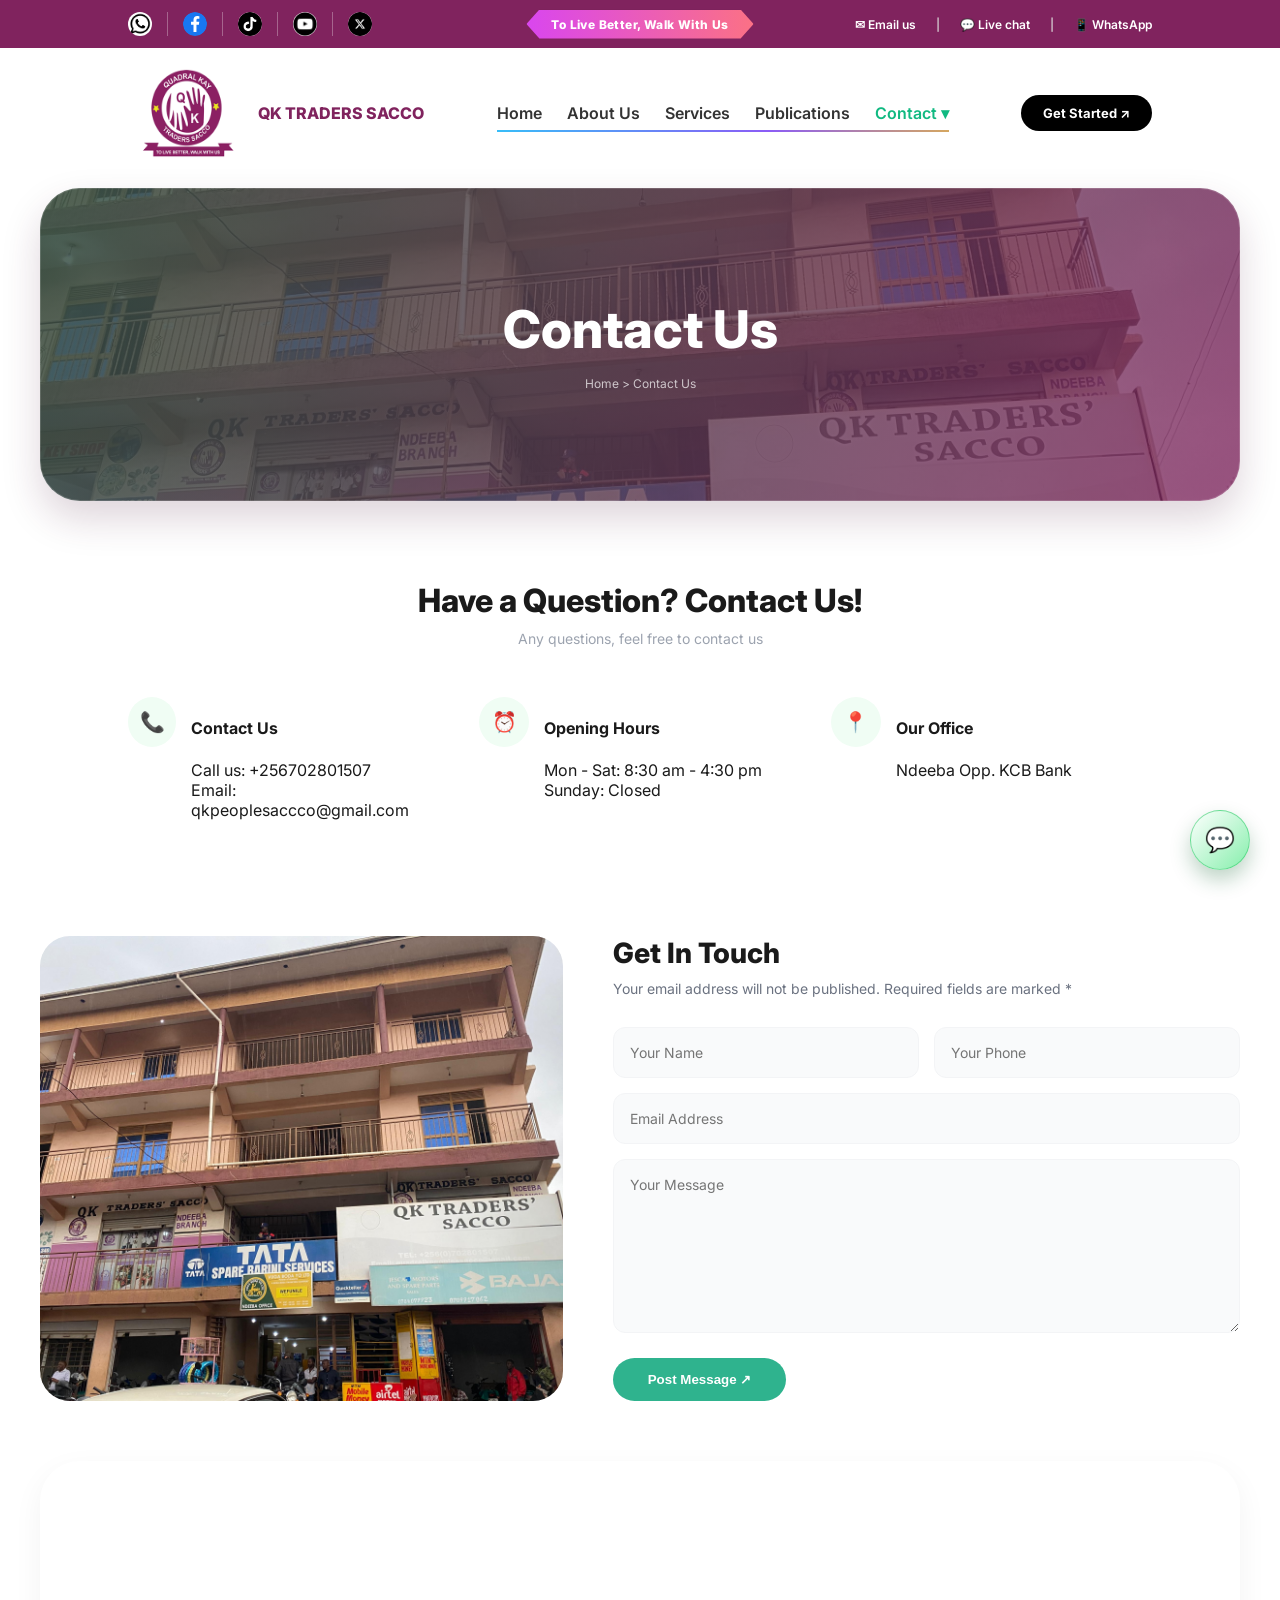
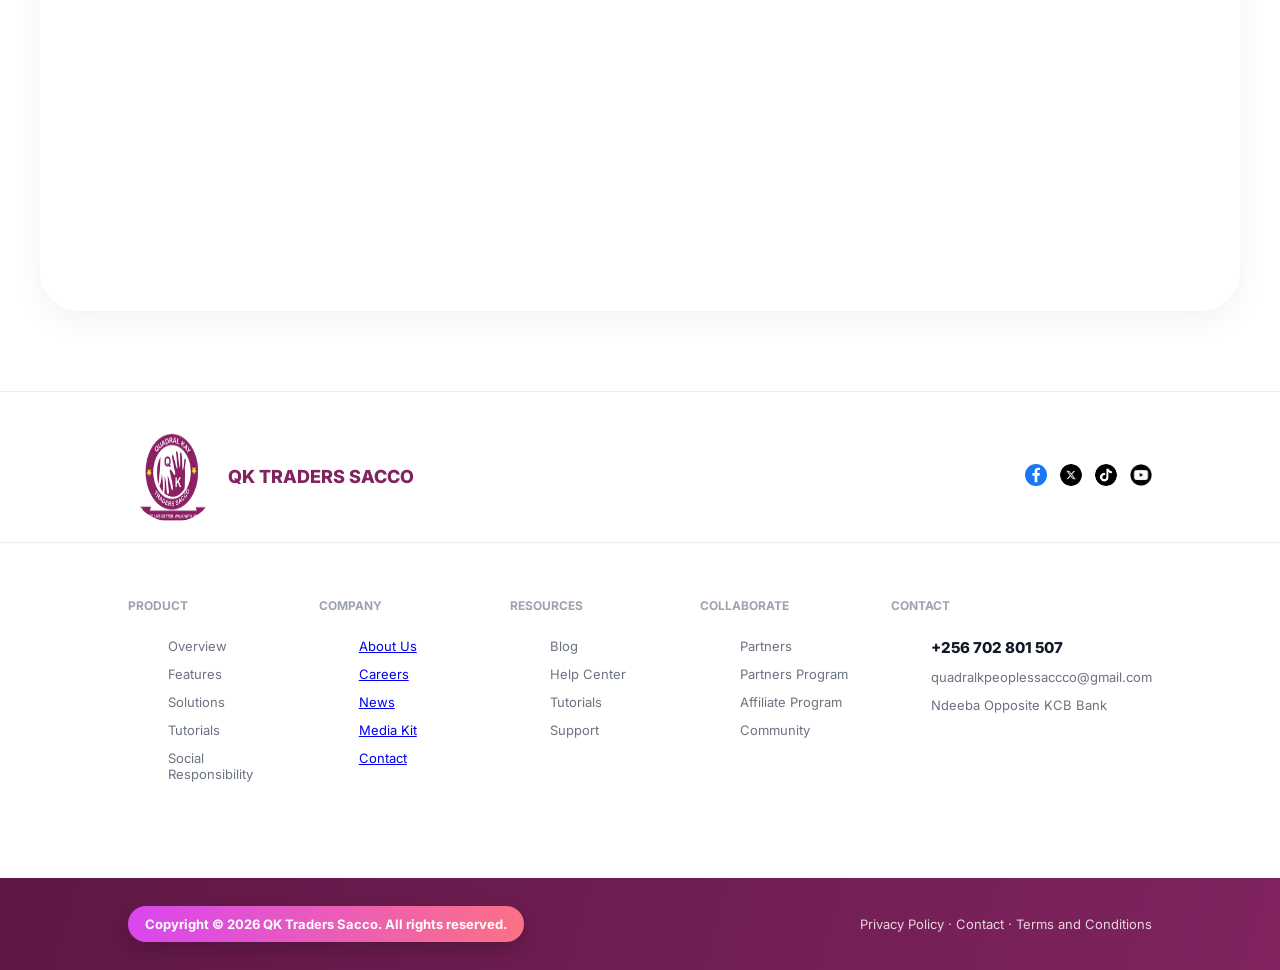
<file: contact-us.html>
<!DOCTYPE html>
<html lang="en">
<head>
    <meta name="description" content="Get in touch with QK Trader Sacco. Visit our office, call our support team, or message us on WhatsApp for account inquiries and loan assistance.">
    <meta charset="UTF-8">
    <meta name="viewport" content="width=device-width, initial-scale=1.0">
    <title>Contact Us | QK Traders Sacco</title>
    <link rel="icon" type="image/png" href="qk logo.png">
    <link href="https://fonts.googleapis.com/css2?family=Inter:wght@400;600;700;800&display=swap" rel="stylesheet">
    <link rel="stylesheet" href="responsive.css">
    <style>
        :root {
            --brand-purple: #80235e;
            --vibrant-purple: #9b28f3;
            --text-gray: #6b7280;
            --teal: #10b981;
        }

        /* Animations */
        @keyframes fadeInUp {
            from {
                opacity: 0;
                transform: translateY(30px);
            }
            to {
                opacity: 1;
                transform: translateY(0);
            }
        }

        .fade-in {
            opacity: 0;
            transform: translateY(30px);
            transition: all 0.8s ease;
        }

        .fade-in.animate {
            opacity: 1;
            transform: translateY(0);
        }

        .initial-fade {
            animation: fadeInUp 1s ease forwards;
        }

        body { font-family: 'Inter', sans-serif; margin: 0; background: #fff; color: #1a1a1a; }

        /* --- TOP NAVIGATION BAR --- */
        .top-nav { position: sticky; top: 0; z-index: 1100; background: var(--brand-purple); color: white; padding: 12px 10%; display: flex; justify-content: space-between; align-items: center; font-size: 11px; font-weight: 500; gap: 10px; flex-wrap: wrap; }
        .top-nav a { color: white; text-decoration: none; font-weight: 600; }
        .top-nav .top-social { display: flex; align-items: center; gap: 15px; }
        .top-nav .top-social a { display: flex; align-items: center; justify-content: center; }
        .top-nav .top-social a img { width: 24px; height: 24px; border-radius: 20px; }
        .top-nav .top-social a:not(:last-child)::after { content: ''; margin-left: 15px; width: 1px; height: 24px; background: rgba(255,255,255,0.3); }
        .top-nav-center { position: absolute; left: 50%; transform: translateX(-50%); padding: 7px 25px; color: #fff; background: linear-gradient(90deg, #d946ef, #fb7185); clip-path: polygon(13px 0, calc(100% - 13px) 0, 100% 50%, calc(100% - 13px) 100%, 13px 100%, 0 50%); box-shadow: 0 7px 16px rgba(35,7,28,.25); font-size: 12px; font-weight: 800; letter-spacing: .4px; white-space: nowrap; }
        .top-nav-right { display: flex; gap: 20px; align-items: center; font-size: 12px; }
        .top-nav-right a { color: white; text-decoration: none; font-weight: 600; }
        .top-nav-right span { color: #ddd; }

        /* --- MAIN HEADER --- */
        .header-main { position: relative; display: flex; justify-content: space-between; align-items: center; padding: 20px 10%; background: white; gap: 12px; flex-wrap: wrap; }
        .logo-box { display: flex; align-items: center; gap: 10px; font-weight: 800; color: var(--brand-purple); text-decoration: none; }
        .nav-menu { display: flex; gap: 25px; list-style: none; margin: 0; padding: 0; flex-wrap: wrap; align-items: center; }
        .nav-menu { position: relative; }
        .nav-menu::after { content: ''; position: absolute; right: 0; bottom: -9px; left: 0; height: 2px; background: linear-gradient(90deg, #38bdf8, #8b5cf6, #facc15, #ef4444, #f97316, #38bdf8); background-size: 300% 100%; animation: navSpectrum 5s linear infinite; }
        @keyframes navSpectrum { to { background-position: 300% 0; } }
        .nav-menu a { text-decoration: none; color: #333; font-weight: 600; font-size: 13px; }
        .nav-menu a.active { color: var(--teal); }
        .header-actions { display: flex; align-items: center; gap: 20px; }
        .btn-get-started { background: #000; color: #fff; padding: 10px 22px; border-radius: 20px; text-decoration: none; font-weight: bold; font-size: 13px; white-space: nowrap; }

        .hero-margin { padding: 0 40px; margin-top: 10px; }
        .contact-hero {
            background: linear-gradient(115deg, rgba(54, 82, 69, .86), rgba(128, 35, 94, .76)), url('qk.jpeg') center/cover no-repeat;
            border-radius: 40px;
            padding: 110px 20px;
            text-align: center;
            color: white;
            max-width: 1400px;
            margin: 0 auto;
            box-shadow: inset 0 0 0 1px rgba(255,255,255,.15), 0 18px 38px rgba(72,20,57,.18);
        }
        .contact-hero h1 { font-size: 52px; font-weight: 800; margin: 0; }

        /* --- CONTACT INFO --- */
        .info-section { text-align: center; padding: 80px 10% 40px; }
        .info-grid { display: grid; grid-template-columns: repeat(3, 1fr); gap: 30px; margin-top: 50px; }
        .info-card { text-align: left; display: flex; gap: 15px; }
        .icon-box { 
            width: 50px; height: 50px; background: #f0fdf4; border-radius: 50%; 
            display: flex; align-items: center; justify-content: center; color: var(--teal); font-size: 20px;
        }

        /* --- FORM SECTION --- */
        .form-container { 
            max-width: 1200px; margin: 60px auto; display: grid; grid-template-columns: 1fr 1.2fr; gap: 50px; padding: 0 40px; align-items: center;
        }
        .form-image { border-radius: 30px; overflow: hidden; height: 100%; }
        .form-image img { width: 100%; height: 100%; object-fit: cover; }
        
        .contact-form { display: grid; grid-template-columns: 1fr 1fr; gap: 15px; }
        .contact-form input, .contact-form textarea {
            padding: 16px; border: 1px solid #f3f4f6; border-radius: 12px; background: #f9fafb; font-family: inherit; font-size: 14px;
        }
        .contact-form textarea { grid-column: span 2; height: 140px; }
        .btn-send { 
            background: #2fb38e; color: white; border: none; padding: 14px 35px; 
            border-radius: 30px; font-weight: 700; cursor: pointer; width: fit-content; margin-top: 10px;
        }

        /* --- THE MAP (EXACT 2CM PADDING/MARGIN) --- */
        .map-outer-wrapper {
            padding: 0 40px; /* This creates the ~2cm margin from the screen edge */
            margin-bottom: 80px;
        }
        .map-inner-container {
            width: 100%;
            height: 450px;
            border-radius: 40px; /* Rounded corners to match the hero */
            overflow: hidden;
            box-shadow: 0 10px 30px rgba(0,0,0,0.05);
        }
        .map-inner-container iframe {
            width: 100%;
            height: 100%;
            border: 0;
        }

        /* --- FOOTER --- */
        .footer-social { padding: 40px 10% 20px; border-top: 1px solid #eee; display: flex; justify-content: space-between; align-items: center; margin-top: 80px; }
        .footer-grid { display: grid; grid-template-columns: repeat(5, 1fr); padding: 40px 10% 80px; gap: 40px; border-top: 1px solid #eee; }
        .footer-col h4 { font-size: 12px; color: #9ca3af; text-transform: uppercase; margin-bottom: 25px; font-weight: 700; }
        .footer-col li { color: #6b7280; font-size: 13px; margin-bottom: 12px; list-style: none; }
        .contact-col .bold-phone { font-weight: 800; color: #111827; font-size: 15px; }
        .site-copyright { display: flex; align-items: center; justify-content: space-between; gap: 20px; padding: 28px 10%; color: rgba(255,255,255,.82); background: linear-gradient(105deg, #5e1845, var(--brand-purple)); font-size: 13px; }
        .site-copyright span:first-child { padding: 10px 17px; border-radius: 999px; color: #fff; background: linear-gradient(90deg, #d946ef, #fb7185); box-shadow: 0 8px 18px rgba(35,7,28,.25); font-weight: 700; }

        @media (max-width: 900px) {
            .info-grid, .form-container, .footer-grid { grid-template-columns: 1fr; }
            .form-image { display: none; }
        }

        @media (max-width: 768px) {
            .top-nav { flex-direction: column; gap: 10px; text-align: center; padding: 10px 5%; }
            .top-nav-center { position: static; transform: none; }
            .top-nav-right { gap: 10px; flex-wrap: wrap; justify-content: center; }
            .header-main { flex-direction: column; gap: 16px; padding: 15px 5%; }
            .nav-menu { flex-direction: row; gap: 10px; flex-wrap: wrap; justify-content: center; }
            .nav-menu li { min-width: 90px; text-align: center; }
            .btn-get-started { padding: 9px 14px; font-size: 14px; }
            .hero { padding: 60px 5%; }
            .hero h1 { font-size: 36px; }
            .contact-section { padding: 40px 5%; }
            .info-grid { padding: 40px 5%; }
            .form-container { padding: 40px 5%; gap: 30px; }
            .contact-form { grid-template-columns: 1fr; gap: 12px; }
            .contact-form textarea { grid-column: span 1; }
            .footer { padding: 40px 5%; }
            .footer-grid { padding: 40px 5% 60px; }
            .site-copyright { flex-direction: column; text-align: center; }
        }

        @media (max-width: 480px) {
            .top-nav { font-size: 11px; padding: 8px 4%; }
            .top-nav .top-social a img { width: 20px; height: 20px; }
            .nav-menu a { font-size: 13px; }
            .btn-get-started { padding: 8px 12px; font-size: 12px; }
            .hero h1 { font-size: 28px; }
            .info-item { font-size: 14px; }
            .form-group input, .form-group textarea { font-size: 14px; }
            .footer-col li { font-size: 12px; }
        }

        .top-bar img{
            width: 30px;
            height: 30px;
            border-radius: 20px;
            background-color: white;
            
        }

        /* --- CHAT WIDGET --- */
        .chat-widget { position: fixed; bottom: 30px; right: 30px; z-index: 1000; }
        .chat-options { display: none; flex-direction: column; gap: 10px; margin-bottom: 10px; }
        .chat-widget.expanded .chat-options { display: flex; }
        .chat-option { display:flex; align-items:center; gap:8px; padding:11px 16px; border:1px solid rgba(34,197,94,.38); border-radius:25px; color:#14532d; background:linear-gradient(110deg,#fff,#f0fdf4 48%,#86efac); font-size:14px; font-weight:700; text-decoration:none; box-shadow:0 6px 16px rgba(22,101,52,.18); transition:transform .45s .08s ease,box-shadow .45s .08s ease,filter .45s .08s ease; }.chat-option:hover,.chat-option:focus-visible { transform:translateX(-8px) scale(1.05); box-shadow:0 12px 24px rgba(22,101,52,.3); filter:saturate(1.2); }.chat-option:active { transform:translateX(-4px) scale(.96); transition-delay:0s; }.chat-option.whatsapp,.chat-option.call { color:#14532d; background:linear-gradient(110deg,#fff,#f0fdf4 48%,#86efac); }
        .option-icon { font-size: 16px; }
        .chat-toggle { width:60px; height:60px; background:linear-gradient(135deg,#fff,#86efac); border-radius:50%; display:flex; align-items:center; justify-content:center; color:#166534; font-size:24px; border:1px solid rgba(34,197,94,.5); cursor:pointer; box-shadow:0 10px 20px rgba(22,101,52,.28); animation:chatPulse 2.6s ease-in-out infinite; transition:transform .45s .08s ease,box-shadow .45s .08s ease; }.chat-toggle:hover,.chat-toggle:focus-visible { transform:scale(1.12) rotate(6deg); box-shadow:0 14px 28px rgba(22,101,52,.4); } @keyframes chatPulse { 50% { box-shadow:0 10px 20px rgba(22,101,52,.28),0 0 0 9px rgba(134,239,172,.18); } }
    </style>
</head>
<body>

    <div class="top-nav">
        <div class="top-social">
            <a href="https://wa.me/256702801507" target="_blank" rel="noopener" aria-label="WhatsApp"><img src="whatsapp.jpg" alt="WhatsApp"></a>
            <a href="https://www.facebook.com/quadralkay" target="_blank" rel="noopener" aria-label="Facebook"><img src="facebook.svg" alt="Facebook"></a>
            <a href="https://www.tiktok.com/@qktraderssacco" target="_blank" rel="noopener" aria-label="TikTok"><img src="tiktok.jpg" alt="TikTok"></a>
            <a href="https://www.youtube.com/channel/UCuh3HxplZlNXIbYhBjaaCZQ" target="_blank" rel="noopener" aria-label="YouTube"><img src="youtube.jpg" alt="YouTube"></a>
            <a href="https://x.com/@QkTradersNdeeba" target="_blank" rel="noopener" aria-label="X"><img src="x.jpg" alt="X"></a>
        </div>
        <div class="top-nav-center">To Live Better, Walk With Us</div>
        <div class="top-nav-right">
            <a href="mailto:info@qktraders.com">✉ Email us</a>
            <span>|</span>
            <a href="tel:+256702801507">💬 Live chat</a>
            <span>|</span>
            <a href="https://wa.me/256702801507" target="_blank" rel="noopener">📱 WhatsApp</a>
        </div>
    </div>

    <header class="header-main">
        <a href="#" class="logo-box">
            <img src="qk logo.png" alt="QK Logo" style="width:120px; height:90px; border-radius:20%">  
            QK TRADERS SACCO
        </a>
        <nav>
            <ul class="nav-menu">
                <li><a href="index.html">Home</a></li>
                <li><a href="about.html">About Us</a></li>
                <li><a href="services.html" >Services </a></li>
                <li><a href="profile.html">Publications</a></li>
                <li><a href="contact-us.html" class="active">Contact ▾</a></li>
            </ul>
        </nav>
        <div class="header-actions">
            <a href="membership.html" class="btn-get-started">Get Started ↗</a>
        </div>
    </header>

    <div class="hero-margin">
        <section class="contact-hero initial-fade">
            <h1>Contact Us</h1>
            <div style="font-size: 12px; margin-top: 15px; opacity: 0.7;">Home > Contact Us</div>
        </section>
    </div>

    <section class="info-section fade-in">
        <h2 style="font-size: 32px; font-weight: 800; margin: 0;">Have a Question? Contact Us!</h2>
        <p style="color: #9ca3af; font-size: 14px; margin-top: 10px;">Any questions, feel free to contact us</p>
        
        <div class="info-grid">
            <div class="info-card">
                <div class="icon-box">📞</div>
                <div class="info-content">
                    <h4>Contact Us</h4>
                    <p>Call us: +256702801507<br>Email: qkpeoplesaccco@gmail.com</p>
                </div>
            </div>
            <div class="info-card">
                <div class="icon-box">⏰</div>
                <div class="info-content">
                    <h4>Opening Hours</h4>
                    <p>Mon - Sat: 8:30 am - 4:30 pm<br>Sunday: Closed</p>
                </div>
            </div>
            <div class="info-card">
                <div class="icon-box">📍</div>
                <div class="info-content">
                    <h4>Our Office</h4>
                    <p>Ndeeba Opp. KCB Bank</p>
                </div>
            </div>
        </div>
    </section>

    <section class="form-container fade-in">
        <div class="form-image">
            <img src="qk.jpeg" alt="Team">
        </div>
        <div class="form-content">
            <h3 style="font-size: 28px; font-weight: 800; margin: 0;">Get In Touch</h3>
            <p style="color: #6b7280; font-size: 14px; margin: 10px 0 30px;">Your email address will not be published. Required fields are marked *</p>
             <form action="https://formspree.io/f/xovkrzlw" method="POST" class="contact-form">
                <input type="text" name="name" placeholder="Your Name" required>
                <input type="text" name="phone" placeholder="Your Phone" required>
                <input type="email" name="email" placeholder="Email Address" style="grid-column: span 2;" required>
                <textarea name="message" placeholder="Your Message" required></textarea>
                <button type="submit" class="btn-send">Post Message ↗</button>
            </form>
        </div>
    </section>

    <div class="map-outer-wrapper fade-in">
        <div class="map-inner-container">
           <iframe title="QK Traders SACCO location in Ndeeba" src="https://www.google.com/maps?q=0.2931162,32.5631101&z=16&output=embed" allowfullscreen="" loading="lazy" referrerpolicy="no-referrer-when-downgrade"></iframe>
        </div>
    </div>

    <div class="footer-social">
        <div style="display:flex; align-items:center; gap:10px; font-weight: 800; color: var(--brand-purple); font-size: 18px;"><img src="qk logo.png" alt="QK Logo" style="width:90px; height:90px; border-radius:50%;">QK TRADERS SACCO</div>
        <div style="display:flex; align-items:center; gap:13px; font-size:13px; color:#6b7280;"><a href="https://www.facebook.com/quadralkay" target="_blank" rel="noopener" aria-label="Facebook"><img src="facebook.svg" alt="" width="22" height="22"></a><a href="https://x.com/@QkTradersNdeeba" target="_blank" rel="noopener" aria-label="X"><img src="x.jpg" alt="" width="22" height="22" style="border-radius:50%;"></a><a href="https://www.tiktok.com/@qktraderssacco" target="_blank" rel="noopener" aria-label="TikTok"><img src="tiktok.jpg" alt="" width="22" height="22" style="border-radius:50%;"></a><a href="https://www.youtube.com/channel/UCuh3HxplZlNXIbYhBjaaCZQ" target="_blank" rel="noopener" aria-label="YouTube"><img src="youtube.jpg" alt="" width="22" height="22" style="border-radius:50%;"></a></div>
    </div>

    <footer class="footer-grid">
        <div class="footer-col">
            <h4>Product</h4>
            <ul><li>Overview</li><li>Features</li><li>Solutions</li><li>Tutorials</li><li>Social Responsibility</li></ul>
        </div>
        <div class="footer-col">
            <h4>Company</h4>
            <ul><li><a href="about.html">About Us</a></li><li><a href="https://www.brightermonday.co.ug" target="_blank" rel="noopener">Careers</a></li><li><a href="https://www.monitor.co.ug" target="_blank" rel="noopener">News</a></li><li><a href="https://www.newvision.co.ug" target="_blank" rel="noopener">Media Kit</a></li><li><a href="contact-us.html">Contact</a></li></ul>
        </div>
        <div class="footer-col">
            <h4>Resources</h4>
            <ul><li>Blog</li><li>Help Center</li><li>Tutorials</li><li>Support</li></ul>
        </div>
        <div class="footer-col">
            <h4>Collaborate</h4>
            <ul><li>Partners</li><li>Partners Program</li><li>Affiliate Program</li><li>Community</li></ul>
        </div>
        <div class="footer-col contact-col">
            <h4>Contact</h4>
            <ul>
                <li class="bold-phone">+256 702 801 507</li>
                <li>quadralkpeoplessaccco@gmail.com</li>
                <li>Ndeeba Opposite KCB Bank</li>
            </ul>
        </div>
    </footer>
    <div class="site-copyright"><span>Copyright © 2026 QK Traders Sacco. All rights reserved.</span><span>Privacy Policy · Contact · Terms and Conditions</span></div>

<div class="chat-widget">
    <div class="chat-options">
        <a href="https://wa.me/256702801507" class="chat-option whatsapp">
            <span class="option-icon">📱</span>
            <span class="option-text">WhatsApp</span>
        </a>
        <a href="tel:+256702801507" class="chat-option call">
            <span class="option-icon">📞</span>
            <span class="option-text">Call</span>
        </a>
    </div>
    <button class="chat-toggle">💬</button>
</div>

<script>
    document.addEventListener('DOMContentLoaded', function() {
        const observerOptions = {
            threshold: 0.1,
            rootMargin: '0px 0px -50px 0px'
        };

        const observer = new IntersectionObserver(function(entries) {
            entries.forEach(entry => {
                if (entry.isIntersecting) {
                    entry.target.classList.add('animate');
                }
            });
        }, observerOptions);

        const fadeElements = document.querySelectorAll('.fade-in');
        fadeElements.forEach(el => observer.observe(el));

        // Chat widget toggle
        const chatIcon = document.querySelector('.chat-toggle');
        const chatWidget = document.querySelector('.chat-widget');

        chatIcon.addEventListener('click', function() {
            chatWidget.classList.toggle('expanded');
        });

        // Close when clicking outside
        document.addEventListener('click', function(e) {
            if (!chatWidget.contains(e.target)) {
                chatWidget.classList.remove('expanded');
            }
        });
    });
</script>

</body>
</html>
</file>
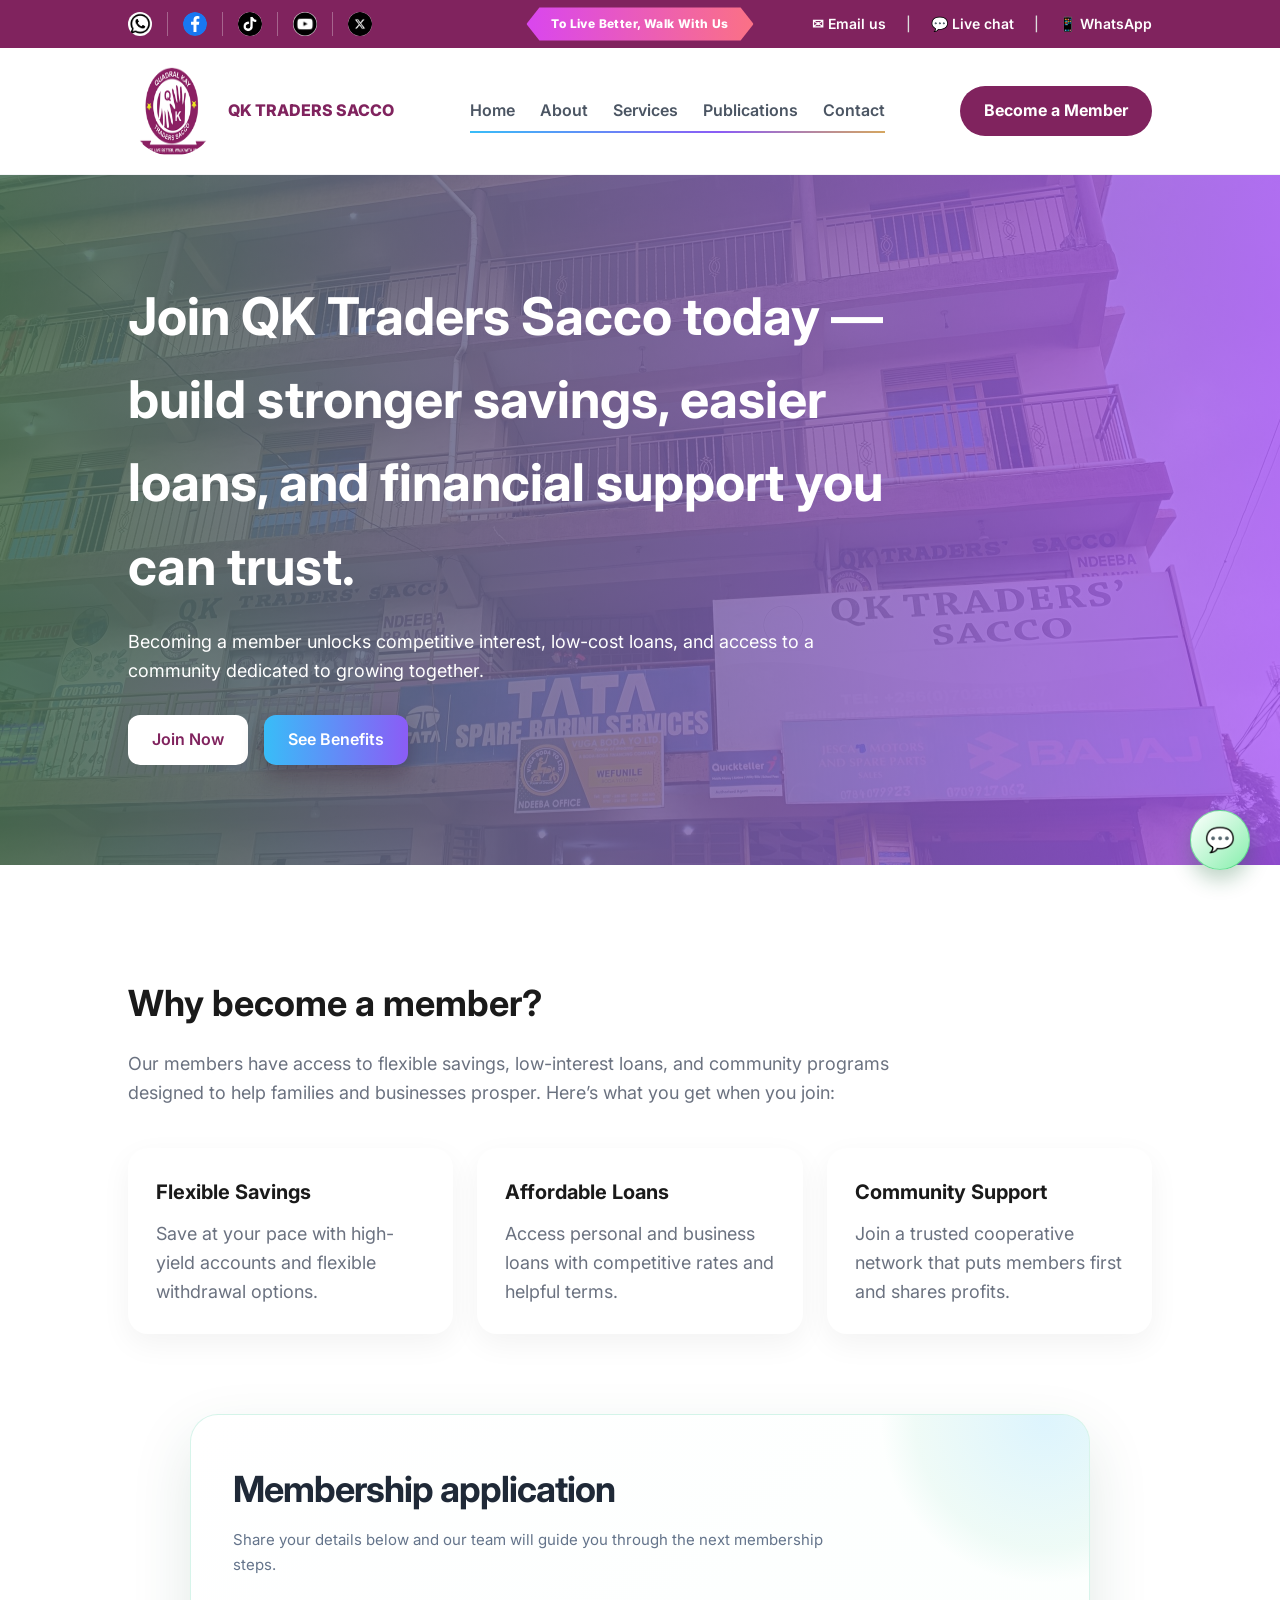
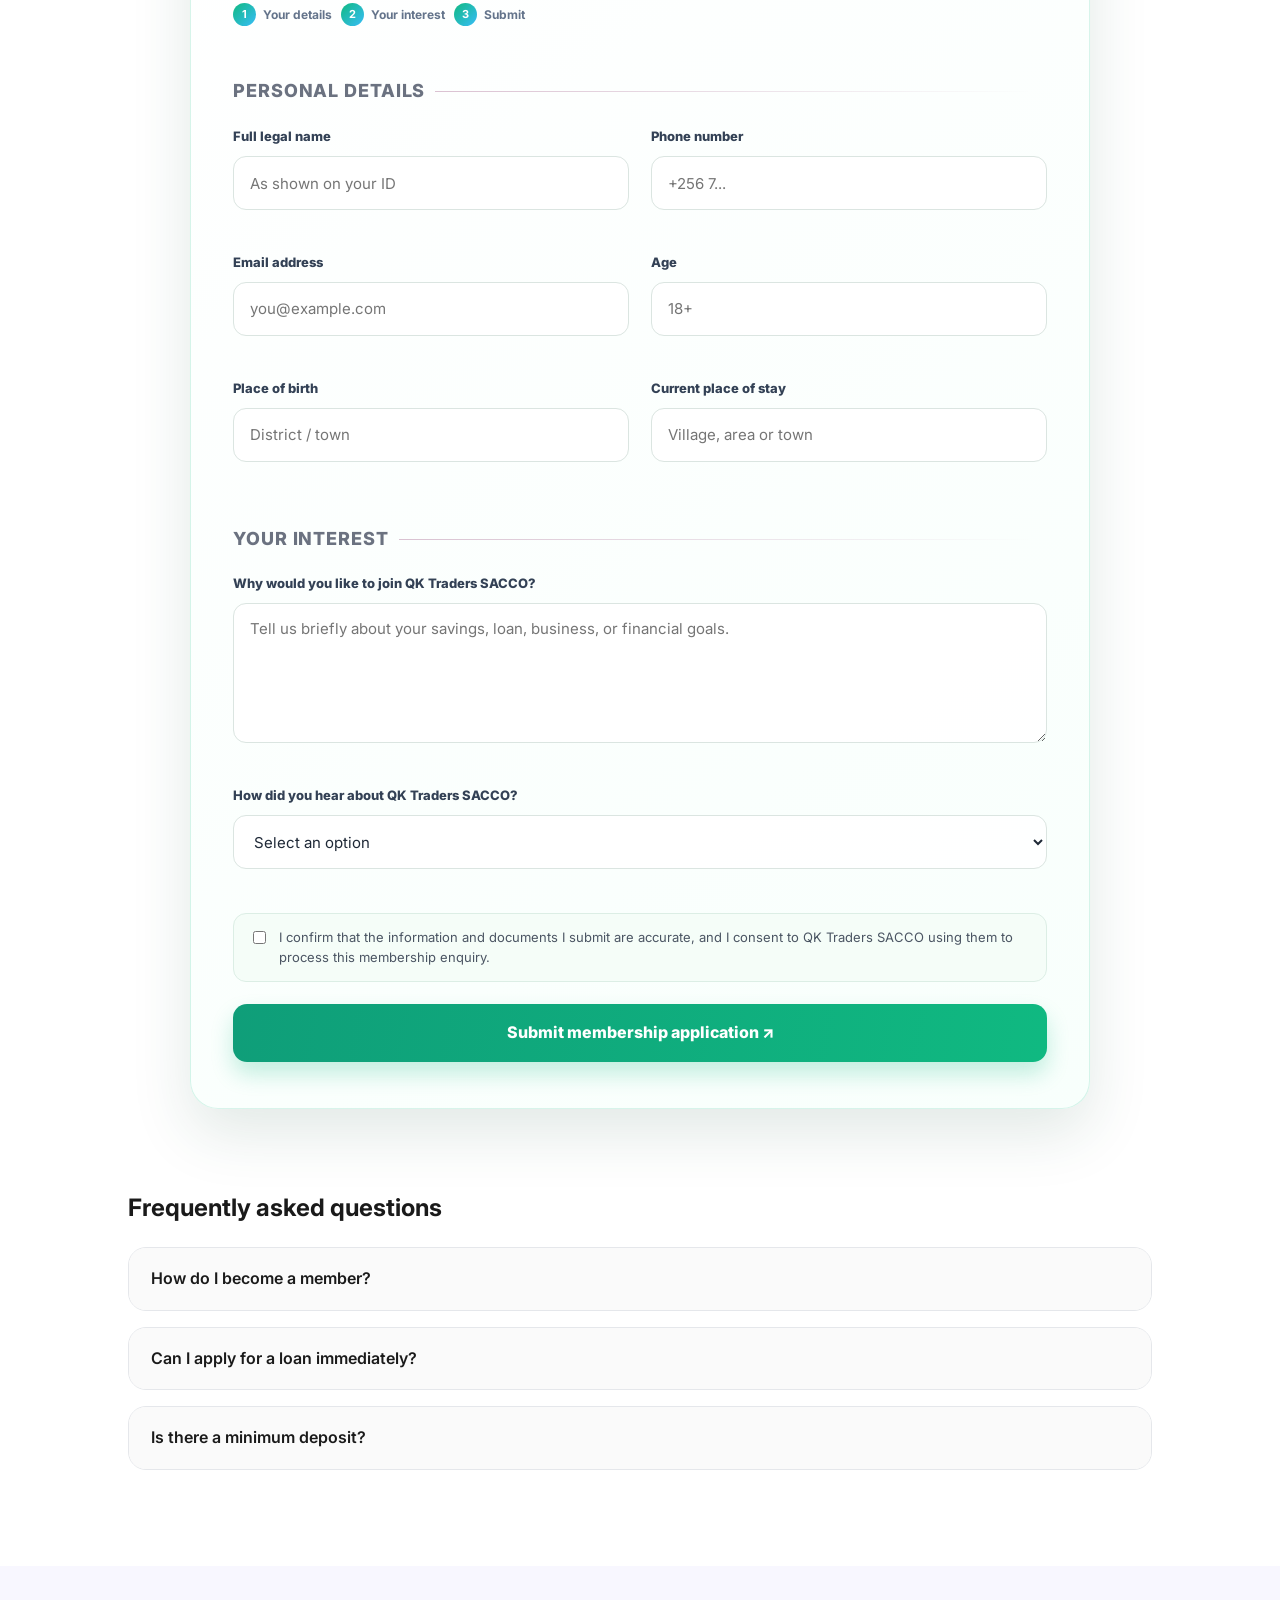
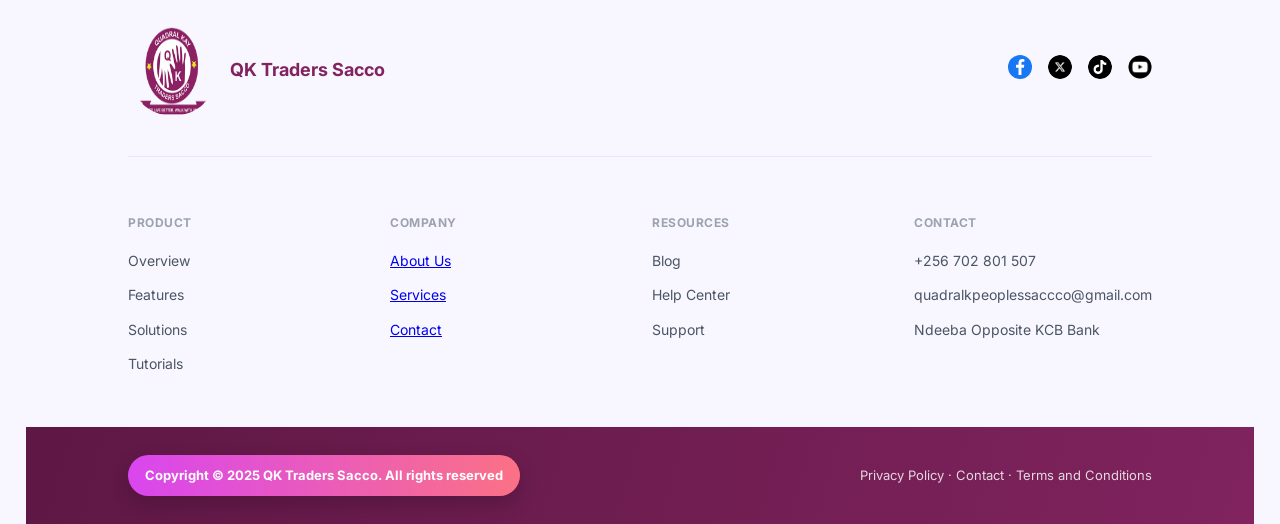
<file: membership.html>
<!DOCTYPE html>
<html lang="en">
<head>
    <meta name="description" content="Ready to secure your financial future? Find membership requirements, application steps, and downloadable forms for QK Trader Sacco here.">
    <meta charset="UTF-8">
    <meta name="viewport" content="width=device-width, initial-scale=1.0">
    <title>Become a Member | QK Traders Sacco</title>
    <link rel="icon" type="image/png" href="qk logo.png">
    <link href="https://fonts.googleapis.com/css2?family=Inter:wght@400;500;600;700;800&display=swap" rel="stylesheet">
    <link rel="stylesheet" href="responsive.css">
    <style>
        :root {
            --brand-purple: #80235e;
            --brand-teal: #2fb38e;
            --brand-gray: #6b7280;
            --light-bg: #f7f5ff;
        }

        body { font-family: 'Inter', sans-serif; margin: 0; background: #fff; color: #1a1a1a; line-height: 1.6; }

        .top-nav { position: sticky; top: 0; z-index: 1100; background: var(--brand-purple); color: white; padding: 12px 10%; display: flex; justify-content: space-between; align-items: center; font-size: 14px; font-weight: 500; gap: 10px; flex-wrap: wrap; }
        .top-nav a { color: white; text-decoration: none; font-weight: 600; }
        .top-nav .top-social { display: flex; align-items: center; gap: 15px; }
        .top-nav .top-social a { display: flex; align-items: center; justify-content: center; }
        .top-nav .top-social a img { width: 24px; height: 24px; border-radius: 20px; }
        .top-nav .top-social a:not(:last-child)::after { content: ''; margin-left: 15px; width: 1px; height: 24px; background: rgba(255,255,255,0.3); }
        .top-nav-center { position: absolute; left: 50%; transform: translateX(-50%); padding: 7px 25px; color: #fff; background: linear-gradient(90deg, #d946ef, #fb7185); clip-path: polygon(13px 0, calc(100% - 13px) 0, 100% 50%, calc(100% - 13px) 100%, 13px 100%, 0 50%); box-shadow: 0 7px 16px rgba(35,7,28,.25); font-size: 12px; font-weight: 800; letter-spacing: .4px; white-space: nowrap; }
        .top-nav-right { display: flex; gap: 20px; align-items: center; font-size: 14px; }
        .top-nav-right a { color: white; text-decoration: none; font-weight: 600; }
        .top-nav-right span { color: #ddd; }

        .header-main { position: relative; display: flex; justify-content: space-between; align-items: center; padding: 18px 10%; background: white; border-bottom: 1px solid #f3f4f6; gap: 12px; flex-wrap: wrap; }
        .logo-box { display: flex; align-items: center; gap: 10px; font-weight: 800; color: var(--brand-purple); text-decoration: none; font-size: 16px; }
        .nav-menu { display: flex; gap: 25px; list-style: none; margin: 0; padding: 0; flex-wrap: wrap; align-items: center; }
        .nav-menu { position: relative; }
        .nav-menu::after { content: ''; position: absolute; right: 0; bottom: -9px; left: 0; height: 2px; background: linear-gradient(90deg, #38bdf8, #8b5cf6, #facc15, #ef4444, #f97316, #38bdf8); background-size: 300% 100%; animation: navSpectrum 5s linear infinite; }
        @keyframes navSpectrum { to { background-position: 300% 0; } }
        .nav-menu a { text-decoration: none; color: #4b5563; font-weight: 600; }
        .nav-menu a.active { color: var(--brand-purple); }
        .header-actions { display: flex; align-items: center; gap: 20px; }
        .btn-get-started { background: var(--brand-purple); color: white; padding: 12px 24px; border-radius: 999px; text-decoration: none; font-weight: 700; }

        /* Footer */
        .site-footer { background: #f8f7ff; padding: 60px 10%; }
        .footer-top-bar { display: flex; align-items: center; justify-content: space-between; flex-wrap: wrap; gap: 18px; margin-bottom: 40px; }
        .footer-brand { display: flex; align-items: center; gap: 12px; text-decoration: none; color: var(--brand-purple); font-weight: 700; font-size: 18px; }
        .footer-nav { display: flex; gap: 16px; flex-wrap: wrap; align-items: center; }
        .footer-nav a { color: #4b5563; text-decoration: none; font-weight: 600; }
        .footer-main-content { display: grid; grid-template-columns: repeat(4, 1fr); gap: 40px; padding-top: 40px; border-top: 1px solid #e5e7ff; }
        .footer-column h4 { font-size: 12px; color: #9ca3af; text-transform: uppercase; margin-bottom: 18px; letter-spacing: 0.5px; }
        .footer-column ul { list-style: none; padding: 0; margin: 0; }
        .footer-column li { margin-bottom: 12px; color: #4b5563; font-size: 14px; }
        .footer-bottom { display: flex; align-items: center; justify-content: space-between; flex-wrap: wrap; gap: 12px; margin: 40px -10% -60px; padding: 28px 10%; color: rgba(255,255,255,.82); background: linear-gradient(105deg, #5e1845, var(--brand-purple)); font-size: 13px; }
        .footer-bottom > div:first-child { padding: 10px 17px; border-radius: 999px; color: #fff; background: linear-gradient(90deg, #d946ef, #fb7185); box-shadow: 0 8px 18px rgba(35,7,28,.25); font-weight: 700; }

        .hero { background: linear-gradient(90deg, rgba(71, 109, 84, 0.888) 0%, rgba(168, 85, 247, 0.8) 100%), url('qk.jpeg') center/cover no-repeat; color: white; padding: 100px 10%; position: relative; }
        .hero h1 { font-size: 52px; margin: 0 0 20px; max-width: 820px; }
        .hero p { font-size: 18px; max-width: 700px; margin: 0 0 30px; }
        .hero .hero-actions { display: flex; gap: 16px; flex-wrap: wrap; }
        .hero .hero-actions a { background: white; color: var(--brand-purple); border: none; border-radius: 12px; padding: 12px 24px; text-decoration: none; font-weight: 600; transition: all 0.3s ease; }
        .hero .hero-actions a:hover { background: rgba(255,255,255,0.9); transform: translateY(-2px); }
        .hero .hero-actions .benefits-button { position: relative; overflow: hidden; color: #fff !important; border: 0 !important; background: linear-gradient(90deg, #38bdf8, #8b5cf6, #d946ef, #fb7185, #facc15, #38bdf8) !important; background-size: 500% 100% !important; box-shadow: 0 10px 22px rgba(35,7,28,.3); animation: benefitsSpectrum 3s ease-in-out infinite; }
        .hero .hero-actions .benefits-button::after { content: ''; position: absolute; inset: 0; background: linear-gradient(110deg, transparent 28%, rgba(255,255,255,.52) 50%, transparent 72%); transform: translateX(-130%); animation: benefitsShine 2.4s ease-in-out infinite; }
        .hero .hero-actions .benefits-button:hover { background-position: 300% 0 !important; filter: brightness(1.1); transform: translateY(-3px) scale(1.03); }
        @keyframes benefitsSpectrum { 0%,100% { background-position: 0% 50%; } 50% { background-position: 100% 50%; } }
        @keyframes benefitsShine { 55%,100% { transform: translateX(130%); } }

        .content { padding: 80px 10%; max-width: 1100px; margin: 0 auto; }
        .section { margin-bottom: 80px; }
        .section h2 { font-size: 36px; margin-bottom: 18px; }
        .section p { font-size: 18px; color: var(--brand-gray); max-width: 800px; }

        .benefits-grid { display: grid; grid-template-columns: repeat(3, 1fr); gap: 24px; margin-top: 40px; }
        .benefit-card { background: #fff; border-radius: 20px; padding: 28px; box-shadow: 0 10px 30px rgba(0,0,0,0.05); }
        .benefit-card h3 { margin: 0 0 12px; font-size: 20px; }
        .benefit-card p { margin: 0; color: var(--brand-gray); }

        .form-card, .form-card *, .form-card *::before, .form-card *::after { box-sizing: border-box; }
        .form-card { position: relative; overflow: hidden; background: linear-gradient(145deg, #fff, #f8fffc); border: 1px solid rgba(16,185,129,.16); border-radius: 28px; padding: 46px 42px; box-shadow: 0 24px 60px rgba(34,87,63,.13); max-width: 900px; margin: 0 auto; }
        .form-card::before { content: ''; position: absolute; top: -160px; right: -120px; width: 330px; height: 330px; border-radius: 50%; background: radial-gradient(circle, rgba(56,189,248,.16), rgba(16,185,129,.06) 55%, transparent 70%); pointer-events: none; }
        .form-card h3 { position: relative; margin: 0 0 9px; color: #1f2937; font-size: clamp(27px, 4vw, 36px); letter-spacing: -1px; }
        .form-card > p { position: relative; max-width: 620px; margin: 0 0 26px; color: #64748b; font-size: 15px; line-height: 1.65; }
        .form-steps { display: flex; gap: 9px; margin: 0 0 26px; }
        .form-step { display: flex; align-items: center; gap: 7px; color: #64748b; font-size: 12px; font-weight: 700; }
        .form-step b { display: grid; place-items: center; width: 23px; height: 23px; border-radius: 50%; color: #fff; background: linear-gradient(135deg, #10b981, #38bdf8); font-size: 11px; }
        .form-group { margin-bottom: 18px; }
        .form-group label { display: block; color: #334155; font-size: 13px; font-weight: 800; margin-bottom: 9px; }
        .application-grid { display: grid; grid-template-columns: repeat(2, minmax(0, 1fr)); gap: 8px 22px; }
        .form-group { min-width: 0; padding: 4px 0 12px; }
        .form-group input, .form-group textarea, .form-group select { display: block; width: 100%; max-width: 100%; min-height: 54px; padding: 14px 16px; border-radius: 13px; border: 1px solid #dbe5e1; background: rgba(255,255,255,.92); color: #1f2937; font: inherit; font-size: 15px; line-height: 1.4; box-sizing: border-box; transition: border-color .22s ease, box-shadow .22s ease, transform .22s ease; }
        .form-group input:focus, .form-group textarea:focus, .form-group select:focus { outline: 0; border-color: var(--brand-teal); box-shadow: 0 0 0 4px rgba(16,185,129,.13); transform: translateY(-1px); }
        .form-group textarea { resize: vertical; min-height: 140px; }
        .form-section-label { grid-column: 1 / -1; display: flex; align-items: center; gap: 10px; margin: 25px 0 8px; color: var(--brand-purple); font-size: 12px; font-weight: 800; letter-spacing: .9px; text-transform: uppercase; }
        .form-section-label::after { content: ''; height: 1px; flex: 1; background: linear-gradient(90deg, rgba(128,35,94,.28), transparent); }
        .full-width { grid-column: 1 / -1; }
        .consent { display: flex; gap: 10px; align-items: flex-start; margin: 14px 0 22px; padding: 14px 15px; border: 1px solid #dceee5; border-radius: 13px; color: #4b5563; background: #f5fdf8; font-size: 13px; line-height: 1.5; }
        .consent input { width: auto; margin-top: 3px; }
        .btn-submit { width: 100%; padding: 16px 26px; border: none; border-radius: 14px; color: #fff; background: linear-gradient(100deg, #0f9e79, #10b981, #38bdf8); background-size: 200% 100%; box-shadow: 0 12px 22px rgba(16,185,129,.24); font: inherit; font-weight: 800; cursor: pointer; transition: transform .25s ease, box-shadow .25s ease, background-position .35s ease; }
        .btn-submit:hover { background-position: 100% 0; box-shadow: 0 16px 28px rgba(16,185,129,.34); transform: translateY(-2px); }
        @media (max-width: 650px) { .application-grid { grid-template-columns: 1fr; } .form-card { padding: 30px 22px; } .full-width, .form-section-label { grid-column: auto; } }

        .faq { margin-top: 60px; }
        .faq-item { margin-bottom: 16px; border: 1px solid #e5e7eb; border-radius: 18px; overflow: hidden; }
        .faq-item summary { padding: 18px 22px; cursor: pointer; font-weight: 600; list-style: none; background: #fafafa; }
        .faq-item details[open] summary { background: #f3f4ff; }
        .faq-item .content { padding: 18px 22px; background: #fff; color: var(--brand-gray); }

        .chat-widget { position: fixed; bottom: 30px; right: 30px; z-index: 1000; }
        .chat-options { display: none; flex-direction: column; gap: 10px; margin-bottom: 10px; }
        .chat-widget.expanded .chat-options { display: flex; }
        .chat-option { display:flex; align-items:center; gap:10px; padding:11px 16px; border:1px solid rgba(34,197,94,.38); border-radius:24px; color:#14532d; background:linear-gradient(110deg,#fff,#f0fdf4 48%,#86efac); font-weight:700; text-decoration:none; box-shadow:0 6px 16px rgba(22,101,52,.18); transition:transform .45s .08s ease,box-shadow .45s .08s ease,filter .45s .08s ease; }.chat-option:hover,.chat-option:focus-visible { transform:translateX(-8px) scale(1.05); box-shadow:0 12px 24px rgba(22,101,52,.3); filter:saturate(1.2); }.chat-option:active { transform:translateX(-4px) scale(.96); transition-delay:0s; }.chat-option.whatsapp,.chat-option.call { color:#14532d; background:linear-gradient(110deg,#fff,#f0fdf4 48%,#86efac); }
        .chat-toggle { width:60px; height:60px; background:linear-gradient(135deg,#fff,#86efac); border-radius:50%; display:flex; align-items:center; justify-content:center; color:#166534; font-size:24px; border:1px solid rgba(34,197,94,.5); cursor:pointer; box-shadow:0 10px 20px rgba(22,101,52,.28); animation:chatPulse 2.6s ease-in-out infinite; transition:transform .45s .08s ease,box-shadow .45s .08s ease; }.chat-toggle:hover,.chat-toggle:focus-visible { transform:scale(1.12) rotate(6deg); box-shadow:0 14px 28px rgba(22,101,52,.4); } @keyframes chatPulse { 50% { box-shadow:0 10px 20px rgba(22,101,52,.28),0 0 0 9px rgba(134,239,172,.18); } }

        @media (max-width: 960px) {
            .benefits-grid { grid-template-columns: 1fr; }
            .hero h1 { font-size: 42px; }
        }

        @media (max-width: 768px) {
            .top-nav { flex-direction: column; gap: 10px; text-align: center; padding: 10px 5%; }
            .top-nav-center { position: static; transform: none; }
            .top-nav-right { gap: 10px; flex-wrap: wrap; justify-content: center; }
            .header-main { flex-direction: column; gap: 16px; padding: 18px 5%; }
            .nav-menu { flex-direction: row; gap: 10px; flex-wrap: wrap; justify-content: center; }
            .nav-menu li { min-width: 90px; text-align: center; }
            .btn-get-started { padding: 10px 18px; font-size: 14px; }
        }

        @media (max-width: 480px) {
            .top-nav { font-size: 11px; padding: 8px 4%; }
            .top-nav .top-social a img { width: 20px; height: 20px; }
            .hero { padding: 70px 6%; }
            .hero h1 { font-size: 32px; }
            .header-main { padding: 16px 6%; }
        }
    </style>
</head>
<body>

    <div class="top-nav">
        <div class="top-social">
            <a href="https://wa.me/256702801507" target="_blank" rel="noopener" aria-label="WhatsApp"><img src="whatsapp.jpg" alt="WhatsApp"></a>
            <a href="https://www.facebook.com/quadralkay" target="_blank" rel="noopener" aria-label="Facebook"><img src="facebook.svg" alt="Facebook"></a>
            <a href="https://www.tiktok.com/@qktraderssacco" target="_blank" rel="noopener" aria-label="TikTok"><img src="tiktok.jpg" alt="TikTok"></a>
            <a href="https://www.youtube.com/channel/UCuh3HxplZlNXIbYhBjaaCZQ" target="_blank" rel="noopener" aria-label="YouTube"><img src="youtube.jpg" alt="YouTube"></a>
            <a href="https://x.com/@QkTradersNdeeba" target="_blank" rel="noopener" aria-label="X"><img src="x.jpg" alt="X"></a>
        </div>
        <div class="top-nav-center">To Live Better, Walk With Us</div>
        <div class="top-nav-right">
            <a href="mailto:info@qktraders.com">✉ Email us</a>
            <span>|</span>
            <a href="tel:+256702801507">💬 Live chat</a>
            <span>|</span>
            <a href="https://wa.me/256702801507" target="_blank" rel="noopener">📱 WhatsApp</a>
        </div>
    </div>

    <header class="header-main">
        <a href="index.html" class="logo-box">
            <img src="qk logo.png" alt="QK Logo" style="width:90px; height:90px; border-radius:50%;"> 
            QK TRADERS SACCO
        </a>
        <nav>
            <ul class="nav-menu">
                <li><a href="index.html">Home</a></li>
                <li><a href="about.html">About</a></li>
                <li><a href="services.html">Services</a></li>
                <li><a href="profile.html">Publications</a></li>
                <li><a href="contact-us.html">Contact</a></li>
            </ul>
        </nav>
        <div class="header-actions">
            <a href="membership.html" class="btn-get-started">Become a Member</a>
        </div>
    </header>

    <section class="hero">
        <h1>Join QK Traders Sacco today — build stronger savings, easier loans, and financial support you can trust.</h1>
        <p>Becoming a member unlocks competitive interest, low-cost loans, and access to a community dedicated to growing together.</p>
        <div class="hero-actions">
            <a href="#join" class="btn-primary">Join Now</a>
            <a href="#benefits" class="btn-primary benefits-button">See Benefits</a>
        </div>
    </section>

    <main class="content">
        <section id="benefits" class="section">
            <h2>Why become a member?</h2>
            <p>Our members have access to flexible savings, low-interest loans, and community programs designed to help families and businesses prosper. Here’s what you get when you join:</p>
            <div class="benefits-grid">
                <div class="benefit-card">
                    <h3>Flexible Savings</h3>
                    <p>Save at your pace with high-yield accounts and flexible withdrawal options.</p>
                </div>
                <div class="benefit-card">
                    <h3>Affordable Loans</h3>
                    <p>Access personal and business loans with competitive rates and helpful terms.</p>
                </div>
                <div class="benefit-card">
                    <h3>Community Support</h3>
                    <p>Join a trusted cooperative network that puts members first and shares profits.</p>
                </div>
            </div>
        </section>

        <section id="join" class="section">
            <div class="form-card">
                <h3>Membership application</h3>
                <p>Share your details below and our team will guide you through the next membership steps.</p>
                <div class="form-steps" aria-label="Application steps"><span class="form-step"><b>1</b>Your details</span><span class="form-step"><b>2</b>Your interest</span><span class="form-step"><b>3</b>Submit</span></div>
                <form id="membership-form" action="https://api.web3forms.com/submit" method="POST" enctype="multipart/form-data">
                    <input type="hidden" name="access_key" value="34fa9aaf-5e5b-43b5-8431-c5e4022ecab5">
                    <input type="hidden" name="redirect" value="thank-you.html">
                    <div class="application-grid">
                        <p class="form-section-label">Personal details</p>
                        <div class="form-group"><label for="fullName">Full legal name</label><input id="fullName" type="text" name="full_name" placeholder="As shown on your ID" required></div>
                        <div class="form-group"><label for="phone">Phone number</label><input id="phone" type="tel" name="phone" placeholder="+256 7..." required></div>
                        <div class="form-group"><label for="email">Email address</label><input id="email" type="email" name="email" placeholder="you@example.com"></div>
                        <div class="form-group"><label for="age">Age</label><input id="age" type="number" name="age" min="18" max="120" placeholder="18+" required></div>
                        <div class="form-group"><label for="birthPlace">Place of birth</label><input id="birthPlace" type="text" name="place_of_birth" placeholder="District / town" required></div>
                        <div class="form-group"><label for="residence">Current place of stay</label><input id="residence" type="text" name="place_of_stay" placeholder="Village, area or town" required></div>
                        <p class="form-section-label">Your interest</p>
                        <div class="form-group full-width"><label for="reason">Why would you like to join QK Traders SACCO?</label><textarea id="reason" name="joining_reason" placeholder="Tell us briefly about your savings, loan, business, or financial goals." required></textarea></div>
                        <div class="form-group full-width"><label for="referral">How did you hear about QK Traders SACCO?</label><select id="referral" name="how_you_heard" required><option value="" selected disabled>Select an option</option><option>Facebook</option><option>TikTok</option><option>YouTube</option><option>WhatsApp</option><option>Google / online search</option><option>Passed by the office</option><option>A friend or family member</option><option>Community group or VSLA</option><option>Radio / event / flyer</option><option>Other</option></select></div>
                    </div>
                    <label class="consent"><input type="checkbox" name="consent" required> <span>I confirm that the information and documents I submit are accurate, and I consent to QK Traders SACCO using them to process this membership enquiry.</span></label>
                    <button type="submit" class="btn-submit">Submit membership application ↗</button>
                </form>
            </div>
        </section>

        <section class="faq">
            <h2>Frequently asked questions</h2>
            <div class="faq-item"><details><summary>How do I become a member?</summary><div class="content">Just send us your details using the form above and we’ll walk you through the membership process.</div></details></div>
            <div class="faq-item"><details><summary>Can I apply for a loan immediately?</summary><div class="content">Yes — once you’re a member, you can apply for loans via mobile, USSD, or through our branch.</div></details></div>
            <div class="faq-item"><details><summary>Is there a minimum deposit?</summary><div class="content">No. You can begin saving with a small opening deposit, and increase it over time.</div></details></div>
        </section>
    </main>

    <div class="chat-widget">
        <div class="chat-options">
            <a href="https://wa.me/256702801507" class="chat-option whatsapp"><span class="option-icon">📱</span><span class="option-text">WhatsApp</span></a>
            <a href="tel:+256702801507" class="chat-option call"><span class="option-icon">📞</span><span class="option-text">Call</span></a>
        </div>
        <button class="chat-toggle">💬</button>
    </div>

    <footer class="site-footer">
        <div class="footer-top-bar">
            <a href="index.html" class="footer-brand">
                <img src="qk logo.png" alt="QK Logo" style="width:90px; height:90px; border-radius:50%;">
                QK Traders Sacco
            </a>
            <nav class="footer-nav">
                <a href="https://www.facebook.com/quadralkay" target="_blank" rel="noopener" aria-label="Facebook"><img src="facebook.svg" alt="" width="24" height="24"></a>
                <a href="https://x.com/@QkTradersNdeeba" target="_blank" rel="noopener" aria-label="X"><img src="x.jpg" alt="" width="24" height="24" style="border-radius:50%;"></a>
                <a href="https://www.tiktok.com/@qktraderssacco" target="_blank" rel="noopener" aria-label="TikTok"><img src="tiktok.jpg" alt="" width="24" height="24" style="border-radius:50%;"></a>
                <a href="https://www.youtube.com/channel/UCuh3HxplZlNXIbYhBjaaCZQ" target="_blank" rel="noopener" aria-label="YouTube"><img src="youtube.jpg" alt="" width="24" height="24" style="border-radius:50%;"></a>
            </nav>
        </div>

        <div class="footer-main-content">
            <div class="footer-column">
                <h4>Product</h4>
                <ul>
                    <li>Overview</li>
                    <li>Features</li>
                    <li>Solutions</li>
                    <li>Tutorials</li>
                </ul>
            </div>
            <div class="footer-column">
                <h4>Company</h4>
                <ul>
                    <li><a href="about.html">About Us</a></li>
                    <li><a href="services.html">Services</a></li>
                    <li><a href="contact-us.html">Contact</a></li>
                </ul>
            </div>
            <div class="footer-column">
                <h4>Resources</h4>
                <ul>
                    <li>Blog</li>
                    <li>Help Center</li>
                    <li>Support</li>
                </ul>
            </div>
            <div class="footer-column">
                <h4>Contact</h4>
                <ul>
                    <li>+256 702 801 507</li>
                    <li>quadralkpeoplessaccco@gmail.com</li>
                    <li>Ndeeba Opposite KCB Bank</li>
                </ul>
            </div>
        </div>

        <div class="footer-bottom">
            <div>Copyright © 2025 QK Traders Sacco. All rights reserved</div>
            <div>Privacy Policy · Contact · Terms and Conditions</div>
        </div>
    </footer>

<script>
    document.addEventListener('DOMContentLoaded', function() {
        const observerOptions = { threshold: 0.1, rootMargin: '0px 0px -50px 0px' };
        const observer = new IntersectionObserver(function(entries) { entries.forEach(entry => { if (entry.isIntersecting) entry.target.classList.add('animate'); }); }, observerOptions);
        document.querySelectorAll('.fade-in').forEach(el => observer.observe(el));

        document.getElementById('membership-form').addEventListener('submit', function() {
            const applicantName = document.getElementById('fullName').value.trim();
            if (applicantName) sessionStorage.setItem('qkApplicantName', applicantName);
        });

        const chatToggles = document.querySelectorAll('.chat-toggle');
        const chatWidget = document.querySelector('.chat-widget');
        chatToggles.forEach(el => el.addEventListener('click', function(e) { e.stopPropagation(); chatWidget.classList.toggle('expanded'); }));
        document.addEventListener('click', function(e) { if (!chatWidget.contains(e.target)) chatWidget.classList.remove('expanded'); });
    });
</script>
</body>
</html>
</file>
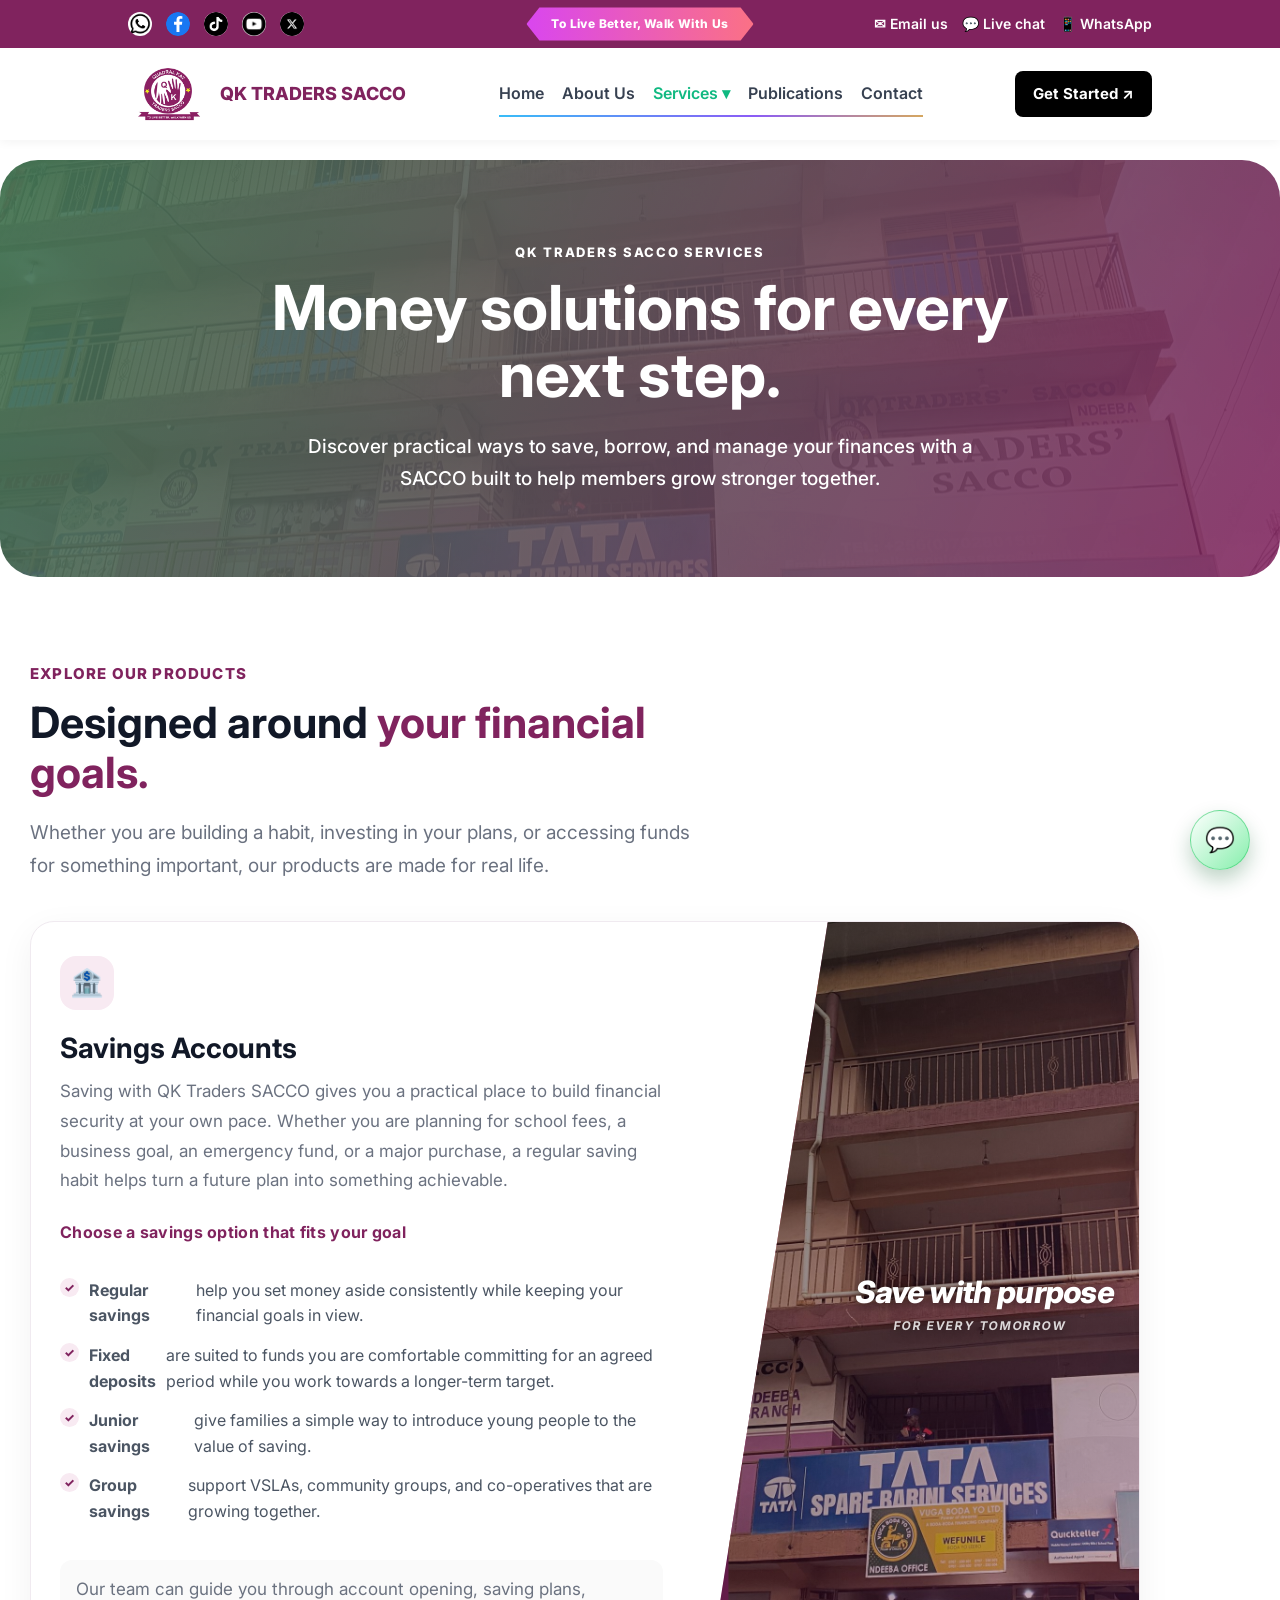
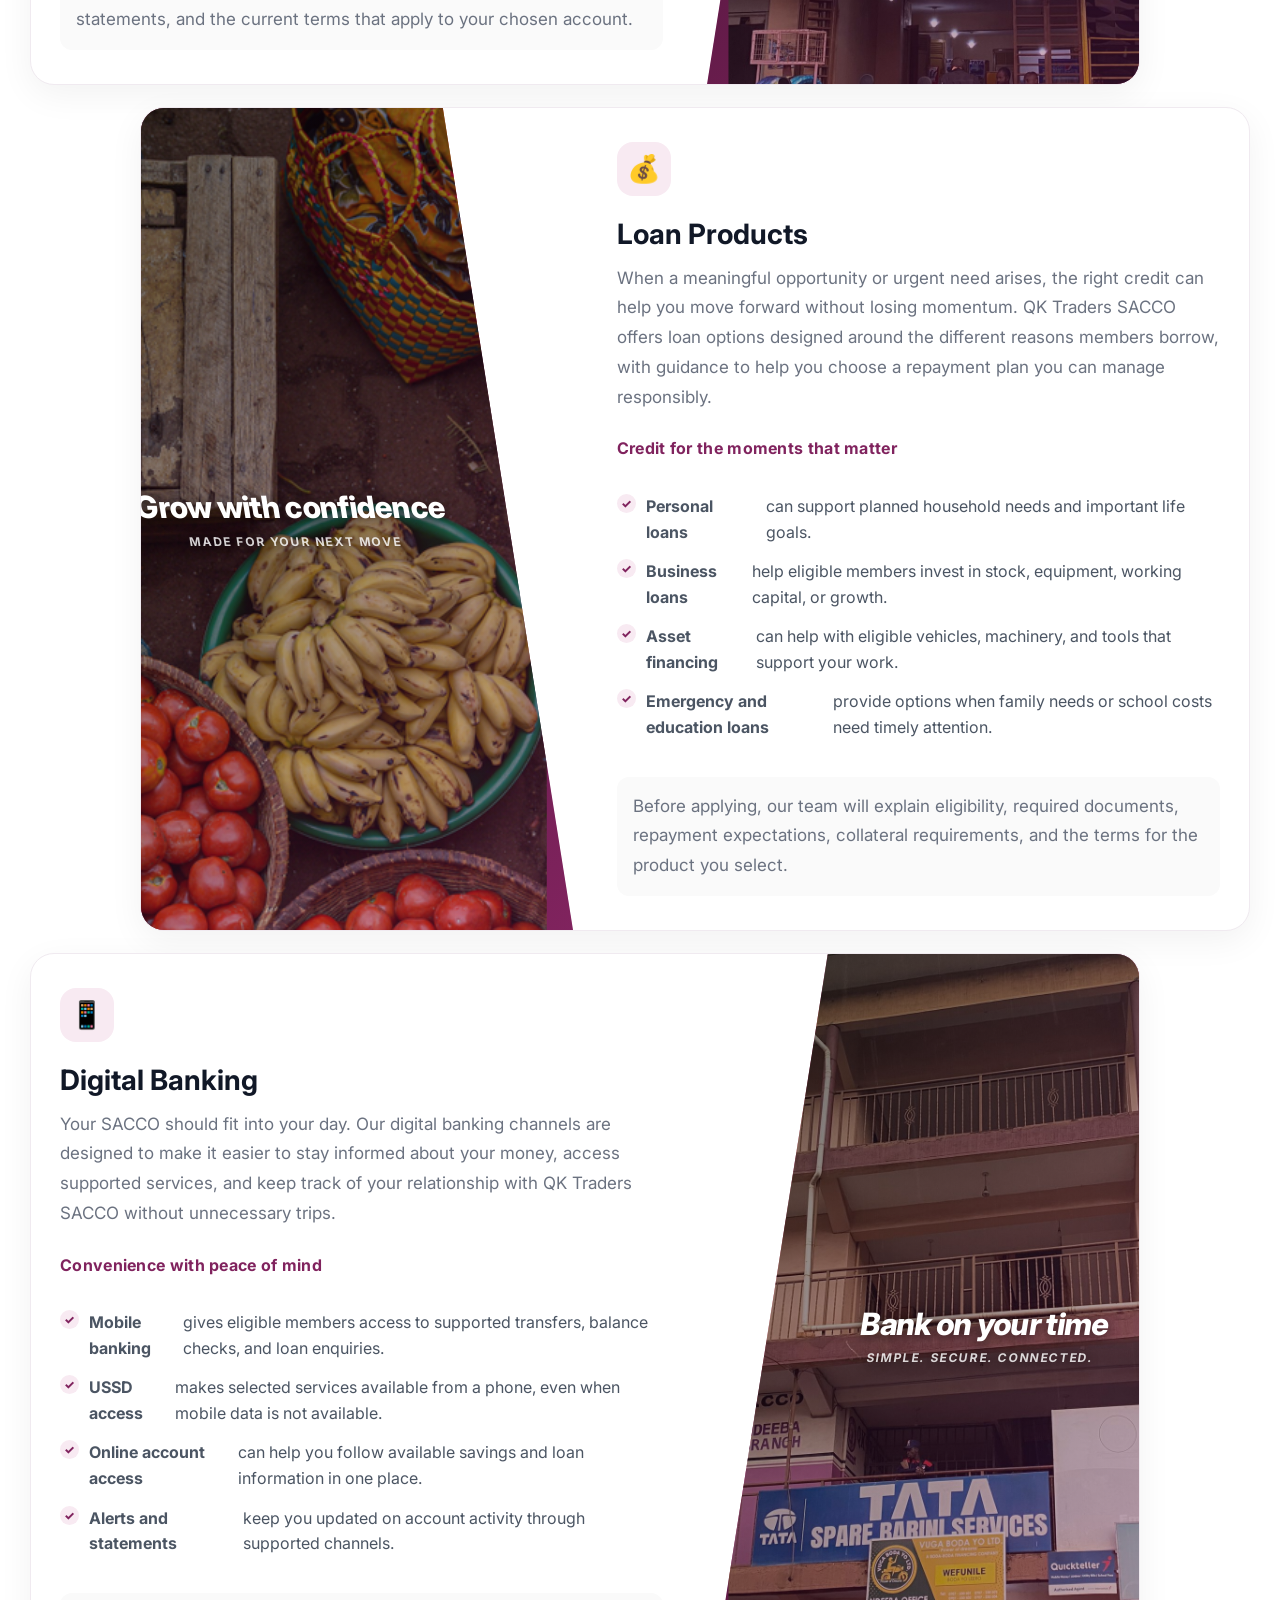
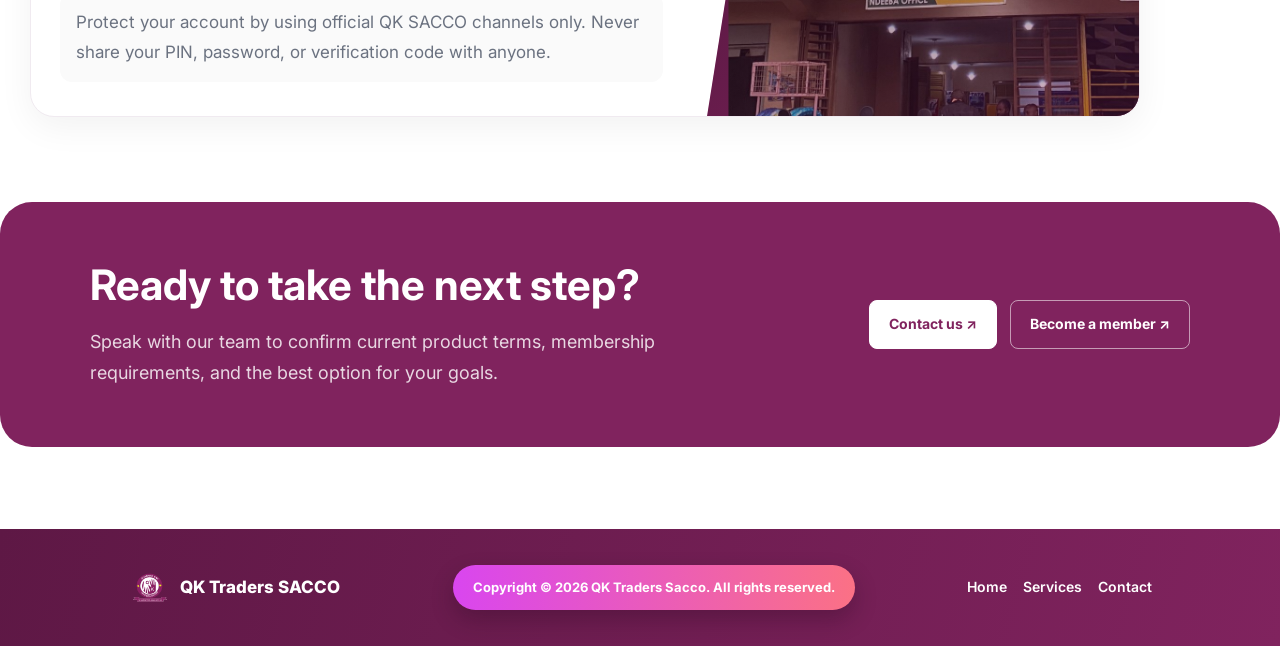
<file: more.html>
<!DOCTYPE html>
<html lang="en">
<head>
    <meta charset="UTF-8">
    <meta name="viewport" content="width=device-width, initial-scale=1.0">
    <meta name="description" content="Learn more about QK Traders SACCO savings accounts, loan products, and digital banking services.">
    <title>Our Services | QK Traders Sacco</title>
    <link rel="icon" type="image/png" href="qk logo.png">
    <link href="https://fonts.googleapis.com/css2?family=Inter:wght@400;500;600;700;800&display=swap" rel="stylesheet">
    <link rel="stylesheet" href="responsive.css">
    <style>
        :root { --brand-purple: #80235e; --teal: #10b981; --text-gray: #6b7280; }
        * { box-sizing: border-box; }
        html { scroll-behavior: smooth; }
        body { margin: 0; color: #1f2937; font-family: 'Inter', sans-serif; font-size: 17px; line-height: 1.6; background: #fff; }
        .top-nav { position: sticky; top: 0; z-index: 1100; display: flex; align-items: center; justify-content: space-between; gap: 18px; padding: 12px 10%; color: #fff; background: var(--brand-purple); font-size: 14px; font-weight: 500; }
        .top-social, .top-nav-right { display: flex; align-items: center; gap: 14px; }
        .top-social a { display: flex; align-items: center; }
        .top-social img { width: 24px; height: 24px; border-radius: 50%; object-fit: cover; }
        .top-nav a { color: #fff; text-decoration: none; font-weight: 600; }
        .top-nav-center { position: absolute; left: 50%; transform: translateX(-50%); padding: 7px 25px; color: #fff; background: linear-gradient(90deg, #d946ef, #fb7185); clip-path: polygon(13px 0, calc(100% - 13px) 0, 100% 50%, calc(100% - 13px) 100%, 13px 100%, 0 50%); box-shadow: 0 7px 16px rgba(35,7,28,.25); font-size: 12px; font-weight: 800; letter-spacing: .4px; white-space: nowrap; }
        .header-main { position: relative; display: flex; align-items: center; justify-content: space-between; gap: 18px; padding: 15px 10%; background: #fff; box-shadow: 0 2px 10px rgba(0,0,0,.05); }
        .logo-box { display: flex; align-items: center; gap: 10px; color: var(--brand-purple); font-size: 18px; font-weight: 800; text-decoration: none; }
        .logo-box img { width: 82px; height: 62px; border-radius: 20%; object-fit: contain; }
        .nav-menu { display: flex; flex-wrap: wrap; align-items: center; gap: 18px; padding: 0; margin: 0; list-style: none; }
        .nav-menu { position: relative; }
        .nav-menu::after { content: ''; position: absolute; right: 0; bottom: -9px; left: 0; height: 2px; background: linear-gradient(90deg, #38bdf8, #8b5cf6, #facc15, #ef4444, #f97316, #38bdf8); background-size: 300% 100%; animation: navSpectrum 5s linear infinite; }
        @keyframes navSpectrum { to { background-position: 300% 0; } }
        .nav-menu a { color: #374151; font-size: 15px; font-weight: 600; text-decoration: none; }
        .nav-menu a.active, .nav-menu a:hover { color: var(--teal); }
        .btn-get-started { display: inline-flex; align-items: center; justify-content: center; color: #fff; background: #000; padding: 11px 18px; border-radius: 8px; font-size: 15px; font-weight: 700; text-decoration: none; }
        .page-hero { margin: 20px auto 0; max-width: 1400px; padding: 82px 10%; color: #fff; text-align: center; background: linear-gradient(115deg, rgba(64, 118, 84, .92), rgba(128, 35, 94, .88)), url('qk.jpeg') center/cover; border-radius: 38px; }
        .page-hero p { margin: 0 0 12px; font-size: 13px; font-weight: 800; letter-spacing: 1.7px; text-transform: uppercase; }
        .page-hero h1 { max-width: 760px; margin: 0 auto; font-size: clamp(36px, 5vw, 62px); line-height: 1.08; }
        .page-hero .intro { max-width: 700px; margin: 22px auto 0; font-size: 19px; line-height: 1.7; font-weight: 500; letter-spacing: 0; text-transform: none; }
        .services-section { max-width: 1280px; margin: 0 auto; padding: 85px 30px; }
        .section-heading { max-width: 670px; margin-bottom: 38px; }
        .eyebrow { margin: 0 0 12px; color: var(--brand-purple); font-size: 15px; font-weight: 800; letter-spacing: 1.2px; text-transform: uppercase; }
        .section-heading h2 { margin: 0; font-size: clamp(28px, 4vw, 43px); line-height: 1.16; color: #111827; }
        .section-heading h2 span { color: var(--brand-purple); }
        .section-heading > p:last-child { margin: 18px 0 0; color: var(--text-gray); font-size: 19px; line-height: 1.75; }
        .service-grid { display: grid; grid-template-columns: 1fr; gap: 22px; align-items: stretch; }
        .service-card { display: flex; flex-direction: column; width: calc(100% - 110px); padding: 34px 29px; border: 1px solid #f0eaf0; border-radius: 24px; background: #fff; box-shadow: 0 10px 35px rgba(0,0,0,.055); transition: transform .25s ease, box-shadow .25s ease; }
        .service-card:nth-child(even) { margin-left: auto; }
        .service-card:first-child { position: relative; overflow: hidden; padding-right: 39%; }
        .savings-visual { position: absolute; top: 0; right: 0; width: 39%; height: 100%; overflow: hidden; background: var(--brand-purple); transform: skewX(-9deg); transform-origin: bottom right; }
        .savings-visual::after { content: ''; position: absolute; inset: 0; background: linear-gradient(135deg, rgba(0,0,0,.53), rgba(128,35,94,.34)); }
        .savings-visual img { width: 100%; height: 100%; object-fit: cover; transform: skewX(9deg) scale(1.18); transform-origin: center; }
        .service-card:nth-child(2) { position: relative; overflow: hidden; padding-left: 39%; }
        .loan-visual { position: absolute; top: 0; left: 0; width: 39%; height: 100%; overflow: hidden; background: var(--brand-purple); transform: skewX(9deg); transform-origin: bottom left; }
        .loan-visual::after { content: ''; position: absolute; inset: 0; background: linear-gradient(135deg, rgba(0,0,0,.55), rgba(128,35,94,.33)); }
        .loan-visual img { width: 100%; height: 100%; object-fit: cover; transform: skewX(-9deg) scale(1.18); transform-origin: center; }
        .service-card:nth-child(3) { position: relative; overflow: hidden; padding-right: 39%; }
        .banking-visual { position: absolute; top: 0; right: 0; width: 39%; height: 100%; overflow: hidden; background: var(--brand-purple); transform: skewX(-9deg); transform-origin: bottom right; }
        .banking-visual::after { content: ''; position: absolute; inset: 0; background: linear-gradient(135deg, rgba(0,0,0,.53), rgba(128,35,94,.34)); }
        .banking-visual img { width: 100%; height: 100%; object-fit: cover; transform: skewX(9deg) scale(1.18); transform-origin: center; }
        .visual-caption { position: absolute; inset: 0; z-index: 1; display: grid; place-content: center; padding: 24px; color: #fff; font-size: clamp(21px, 2.4vw, 31px); font-weight: 800; line-height: 1.15; letter-spacing: -.7px; text-align: center; text-shadow: 0 2px 12px rgba(0,0,0,.55); }
        .visual-caption small { display: block; margin-top: 10px; color: rgba(255,255,255,.82); font-size: 12px; font-weight: 700; letter-spacing: 1.6px; text-transform: uppercase; }
        .service-card:hover { transform: translateY(-7px); box-shadow: 0 18px 42px rgba(128,35,94,.13); }
        .service-icon { display: grid; place-items: center; width: 54px; height: 54px; border-radius: 16px; background: #f8eaf2; font-size: 27px; }
        .service-card h2 { margin: 22px 0 12px; color: #111827; font-size: 28px; line-height: 1.2; }
        .service-card > p { margin: 0; color: var(--text-gray); font-size: 17px; line-height: 1.75; }
        .service-card h3 { margin: 24px 0 10px; color: var(--brand-purple); font-size: 16px; letter-spacing: .3px; }
        .feature-list { margin: 22px 0; padding: 0; list-style: none; }
        .feature-list li { display: flex; gap: 10px; margin-bottom: 14px; color: #4b5563; font-size: 16px; line-height: 1.6; }
        .feature-list li::before { content: '✓'; flex: 0 0 19px; width: 19px; height: 19px; color: var(--brand-purple); background: #f8eaf2; border-radius: 50%; font-size: 12px; font-weight: 800; line-height: 19px; text-align: center; }
        .service-note { margin-top: auto; padding: 15px 16px; color: #6b7280; background: #fafafa; border-radius: 12px; font-size: 14px; line-height: 1.65; }
        .info-band { display: grid; grid-template-columns: 1.1fr .9fr; gap: 45px; align-items: center; max-width: 1280px; margin: 0 auto 82px; padding: 58px 7%; border-radius: 32px; color: #fff; background: var(--brand-purple); }
        .info-band h2 { margin: 0; font-size: clamp(28px, 3.5vw, 42px); line-height: 1.18; }
        .info-band p { margin: 16px 0 0; color: rgba(255,255,255,.82); font-size: 18px; line-height: 1.75; }
        .info-actions { display: flex; flex-wrap: wrap; gap: 13px; justify-content: flex-end; }
        .info-actions a { padding: 12px 19px; border: 1px solid rgba(255,255,255,.55); border-radius: 8px; color: #fff; font-size: 14px; font-weight: 700; text-decoration: none; }
        .info-actions .btn-light { color: var(--brand-purple); border-color: #fff; background: #fff; }
        footer { padding: 36px 10%; color: rgba(255,255,255,.78); background: linear-gradient(105deg, #5e1845, var(--brand-purple)); }
        .footer-content { display: flex; align-items: center; justify-content: space-between; gap: 20px; font-size: 14px; }
        .footer-brand { display: flex; align-items: center; gap: 8px; color: #fff; font-size: 17px; font-weight: 800; }
        .footer-brand img { width: 44px; height: 38px; object-fit: contain; }
        .footer-centre { display: flex; align-items: center; justify-content: center; text-align: center; }
        .footer-copy { display: inline-flex; align-items: center; justify-content: center; padding: 12px 20px; border-radius: 999px; color: #fff; background: linear-gradient(90deg, #d946ef, #fb7185); box-shadow: 0 10px 22px rgba(35, 7, 28, .28); font-size: 13px; font-weight: 700; }
        .footer-links { display: flex; flex-wrap: wrap; gap: 16px; }
        .footer-links a { color: #fff; font-weight: 600; text-decoration: none; transition: color .2s ease; }
        .footer-links a:hover { color: #b8f3da; }
        .chat-widget { position: fixed; right: 30px; bottom: 30px; z-index: 1200; }
        .chat-options { display: none; flex-direction: column; gap: 10px; margin-bottom: 10px; }
        .chat-widget.expanded .chat-options { display: flex; }
        .chat-option { display: flex; align-items: center; gap: 8px; padding: 11px 16px; border: 1px solid rgba(34,197,94,.38); border-radius: 25px; color: #14532d; background: linear-gradient(110deg,#fff,#f0fdf4 48%,#86efac); font-size: 14px; font-weight: 700; text-decoration: none; box-shadow: 0 6px 16px rgba(22,101,52,.18); transition: transform .45s .08s ease,box-shadow .45s .08s ease,filter .45s .08s ease; }
        .chat-option:hover,.chat-option:focus-visible { transform: translateX(-8px) scale(1.05); box-shadow: 0 12px 24px rgba(22,101,52,.3); filter: saturate(1.2); }
        .chat-option:active { transform: translateX(-4px) scale(.96); transition-delay: 0s; }
        .chat-toggle { width: 60px; height: 60px; border: 1px solid rgba(34,197,94,.5); border-radius: 50%; color: #166534; background: linear-gradient(135deg,#fff,#86efac); font-size: 24px; cursor: pointer; box-shadow: 0 10px 20px rgba(22,101,52,.28); animation: chatPulse 2.6s ease-in-out infinite; transition: transform .45s .08s ease,box-shadow .45s .08s ease; }
        .chat-toggle:hover,.chat-toggle:focus-visible { transform: scale(1.12) rotate(6deg); box-shadow: 0 14px 28px rgba(22,101,52,.4); }
        @keyframes chatPulse { 50% { box-shadow: 0 10px 20px rgba(22,101,52,.28),0 0 0 9px rgba(134,239,172,.18); } }
        @media (max-width: 980px) { .top-nav-center { position: static; transform: none; } .header-main { justify-content: center; } .service-card { width: calc(100% - 50px); } .service-card:first-child, .service-card:nth-child(3) { padding-right: 42%; } .service-card:nth-child(2) { padding-left: 42%; } .savings-visual, .loan-visual, .banking-visual { width: 42%; } .info-band { margin-right: 30px; margin-left: 30px; grid-template-columns: 1fr; } .info-actions { justify-content: flex-start; } }
        @media (max-width: 680px) { .top-nav, .top-nav-right, .header-main, .footer-content { flex-direction: column; text-align: center; } .top-nav { padding: 12px 5%; } .top-nav-right { gap: 8px; } .header-main { padding: 14px 5%; } .nav-menu { justify-content: center; gap: 12px; } .page-hero { margin-top: 0; border-radius: 0; padding: 70px 7%; } .services-section { padding: 58px 20px; } .service-card, .service-card:first-child, .service-card:nth-child(2), .service-card:nth-child(3) { width: 100%; padding-right: 29px; padding-left: 29px; } .savings-visual, .loan-visual, .banking-visual { position: relative; top: auto; right: auto; left: auto; width: calc(100% + 58px); height: 210px; margin: 27px -29px -34px; transform: skewX(-6deg); } .savings-visual img, .loan-visual img, .banking-visual img { transform: skewX(6deg) scale(1.1); } .info-band { margin: 0 20px 55px; padding: 42px 28px; } .info-actions { justify-content: center; } footer { padding: 28px 5%; } .footer-content { gap: 14px; } }
    </style>
</head>
<body>
    <div class="top-nav">
        <div class="top-social">
            <a href="https://wa.me/256702801507" target="_blank" rel="noopener" aria-label="WhatsApp"><img src="whatsapp.jpg" alt="WhatsApp"></a>
            <a href="https://www.facebook.com/quadralkay" target="_blank" rel="noopener" aria-label="Facebook"><img src="facebook.svg" alt="Facebook"></a>
            <a href="https://www.tiktok.com/@qktraderssacco" target="_blank" rel="noopener" aria-label="TikTok"><img src="tiktok.jpg" alt="TikTok"></a>
            <a href="https://www.youtube.com/channel/UCuh3HxplZlNXIbYhBjaaCZQ" target="_blank" rel="noopener" aria-label="YouTube"><img src="youtube.jpg" alt="YouTube"></a>
            <a href="https://x.com/@QkTradersNdeeba" target="_blank" rel="noopener" aria-label="X"><img src="x.jpg" alt="X"></a>
        </div>
        <span class="top-nav-center">To Live Better, Walk With Us</span>
        <div class="top-nav-right"><a href="mailto:info@qktraders.com">✉ Email us</a><a href="tel:+256702801507">💬 Live chat</a><a href="https://wa.me/256702801507" target="_blank" rel="noopener">📱 WhatsApp</a></div>
    </div>
    <header class="header-main">
        <a href="index.html" class="logo-box"><img src="qk logo.png" alt="QK Traders SACCO logo">QK TRADERS SACCO</a>
        <nav aria-label="Main navigation"><ul class="nav-menu"><li><a href="index.html">Home</a></li><li><a href="about.html">About Us</a></li><li><a class="active" href="services.html">Services ▾</a></li><li><a href="profile.html">Publications</a></li><li><a href="contact-us.html">Contact</a></li></ul></nav>
        <a href="membership.html" class="btn-get-started">Get Started ↗</a>
    </header>
    <main>
        <section class="page-hero">
            <p>QK Traders SACCO services</p>
            <h1>Money solutions for every next step.</h1>
            <p class="intro">Discover practical ways to save, borrow, and manage your finances with a SACCO built to help members grow stronger together.</p>
        </section>
        <section class="services-section">
            <div class="section-heading">
                <p class="eyebrow">Explore our products</p>
                <h2>Designed around <span>your financial goals.</span></h2>
                <p>Whether you are building a habit, investing in your plans, or accessing funds for something important, our products are made for real life.</p>
            </div>
            <div class="service-grid">
                <article id="savings" class="service-card">
                    <div class="service-icon">🏦</div>
                    <h2>Savings Accounts</h2>
                    <p>Saving with QK Traders SACCO gives you a practical place to build financial security at your own pace. Whether you are planning for school fees, a business goal, an emergency fund, or a major purchase, a regular saving habit helps turn a future plan into something achievable.</p>
                    <h3>Choose a savings option that fits your goal</h3>
                    <ul class="feature-list">
                        <li><strong>Regular savings</strong> help you set money aside consistently while keeping your financial goals in view.</li>
                        <li><strong>Fixed deposits</strong> are suited to funds you are comfortable committing for an agreed period while you work towards a longer-term target.</li>
                        <li><strong>Junior savings</strong> give families a simple way to introduce young people to the value of saving.</li>
                        <li><strong>Group savings</strong> support VSLAs, community groups, and co-operatives that are growing together.</li>
                    </ul>
                    <p class="service-note">Our team can guide you through account opening, saving plans, statements, and the current terms that apply to your chosen account.</p>
                    <div class="savings-visual" aria-hidden="true"><img src="qk.jpeg" alt=""><span class="visual-caption">Save with purpose<small>For every tomorrow</small></span></div>
                </article>
                <article id="loans" class="service-card">
                    <div class="service-icon">💰</div>
                    <h2>Loan Products</h2>
                    <p>When a meaningful opportunity or urgent need arises, the right credit can help you move forward without losing momentum. QK Traders SACCO offers loan options designed around the different reasons members borrow, with guidance to help you choose a repayment plan you can manage responsibly.</p>
                    <h3>Credit for the moments that matter</h3>
                    <ul class="feature-list">
                        <li><strong>Personal loans</strong> can support planned household needs and important life goals.</li>
                        <li><strong>Business loans</strong> help eligible members invest in stock, equipment, working capital, or growth.</li>
                        <li><strong>Asset financing</strong> can help with eligible vehicles, machinery, and tools that support your work.</li>
                        <li><strong>Emergency and education loans</strong> provide options when family needs or school costs need timely attention.</li>
                    </ul>
                    <p class="service-note">Before applying, our team will explain eligibility, required documents, repayment expectations, collateral requirements, and the terms for the product you select.</p>
                    <div class="loan-visual" aria-hidden="true"><img src="foods.jpg" alt=""><span class="visual-caption">Grow with confidence<small>Made for your next move</small></span></div>
                </article>
                <article id="banking" class="service-card">
                    <div class="service-icon">📱</div>
                    <h2>Digital Banking</h2>
                    <p>Your SACCO should fit into your day. Our digital banking channels are designed to make it easier to stay informed about your money, access supported services, and keep track of your relationship with QK Traders SACCO without unnecessary trips.</p>
                    <h3>Convenience with peace of mind</h3>
                    <ul class="feature-list">
                        <li><strong>Mobile banking</strong> gives eligible members access to supported transfers, balance checks, and loan enquiries.</li>
                        <li><strong>USSD access</strong> makes selected services available from a phone, even when mobile data is not available.</li>
                        <li><strong>Online account access</strong> can help you follow available savings and loan information in one place.</li>
                        <li><strong>Alerts and statements</strong> keep you updated on account activity through supported channels.</li>
                    </ul>
                    <p class="service-note">Protect your account by using official QK SACCO channels only. Never share your PIN, password, or verification code with anyone.</p>
                    <div class="banking-visual" aria-hidden="true"><img src="qk.jpeg" alt=""><span class="visual-caption">Bank on your time<small>Simple. Secure. Connected.</small></span></div>
                </article>
            </div>
        </section>
        <section class="info-band">
            <div><h2>Ready to take the next step?</h2><p>Speak with our team to confirm current product terms, membership requirements, and the best option for your goals.</p></div>
            <div class="info-actions"><a class="btn-light" href="contact-us.html">Contact us ↗</a><a href="membership.html">Become a member ↗</a></div>
        </section>
    </main>
    <footer><div class="footer-content"><div class="footer-brand"><img src="qk logo.png" alt="">QK Traders SACCO</div><div class="footer-centre"><span class="footer-copy">Copyright © 2026 QK Traders Sacco. All rights reserved.</span></div><div class="footer-links"><a href="index.html">Home</a><a href="services.html">Services</a><a href="contact-us.html">Contact</a></div></div></footer>
    <div class="chat-widget">
        <div class="chat-options"><a href="https://wa.me/256702801507" class="chat-option"><span>📱</span>WhatsApp</a><a href="tel:+256702801507" class="chat-option"><span>📞</span>Call</a></div>
        <button class="chat-toggle" type="button" aria-label="Open contact options">💬</button>
    </div>
    <script>document.querySelector('.chat-toggle').addEventListener('click', () => document.querySelector('.chat-widget').classList.toggle('expanded'));</script>
</body>
</html>
</file>
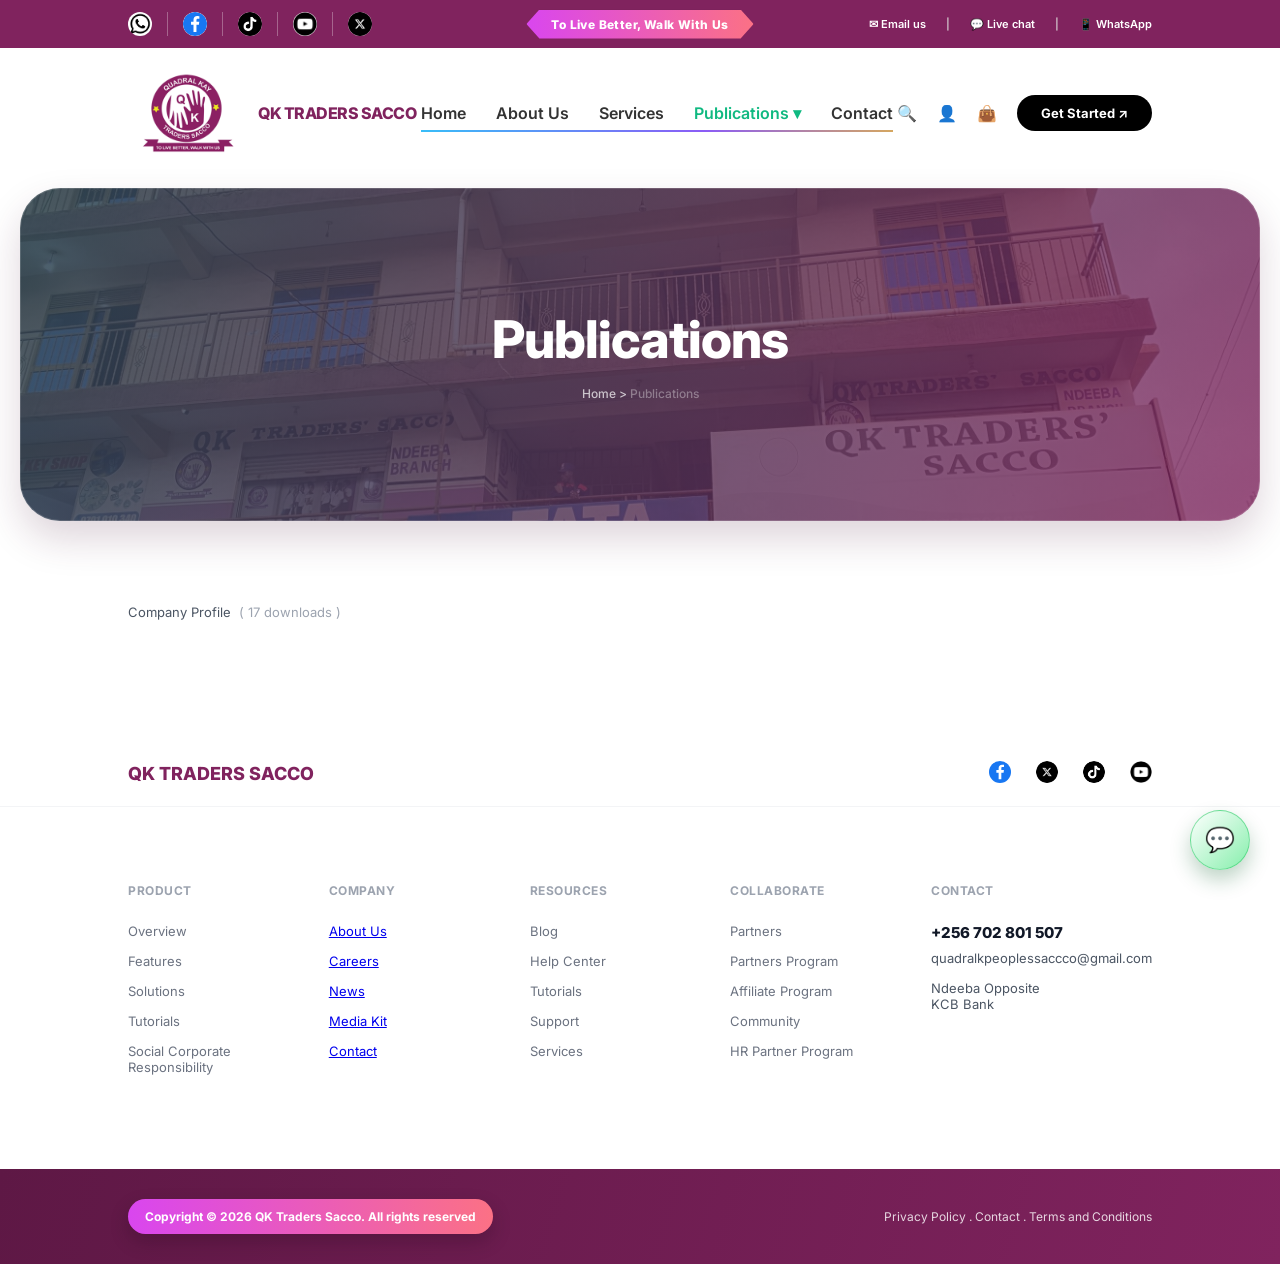
<file: profile.html>
<!DOCTYPE html>
<html lang="en">
<head>
    <meta name="description" content="Secure member login for QK Trader Sacco. Access your dashboard to view savings balances, loan status, and transaction history.">
    <meta charset="UTF-8">
    <meta name="viewport" content="width=device-width, initial-scale=1.0">
    <title>Publications | QK Traders Sacco</title>
    <link rel="icon" type="image/png" href="qk logo.png">
    <link href="https://fonts.googleapis.com/css2?family=Inter:wght@400;500;600;700;800&display=swap" rel="stylesheet">
    <link rel="stylesheet" href="responsive.css">
    <style>
        :root {
            --brand-purple: #80235e;
            --vibrant-purple: #9b28f3; /* The exact bright purple from your screenshot */
            --text-dark: #1a1a1a;
            --text-gray: #6b7280;
            --footer-heading: #9ca3af;
        }

        /* Animations */
        @keyframes fadeInUp {
            from {
                opacity: 0;
                transform: translateY(30px);
            }
            to {
                opacity: 1;
                transform: translateY(0);
            }
        }

        .fade-in {
            opacity: 0;
            transform: translateY(30px);
            transition: all 0.8s ease;
        }

        .fade-in.animate {
            opacity: 1;
            transform: translateY(0);
        }

        .initial-fade {
            animation: fadeInUp 1s ease forwards;
        }

        body { font-family: 'Inter', sans-serif; margin: 0; background: #fff; color: var(--text-dark); -webkit-font-smoothing: antialiased; }

        /* --- TOP NAVIGATION BAR --- */
        .top-nav { position: sticky; top: 0; z-index: 1100; background: var(--brand-purple); color: white; padding: 12px 10%; display: flex; justify-content: space-between; align-items: center; font-size: 11px; font-weight: 500; }
        .top-nav a { color: white; text-decoration: none; font-weight: 600; }
        .top-nav .top-social { display: flex; align-items: center; gap: 15px; }
        .top-nav .top-social a { display: flex; align-items: center; justify-content: center; }
        .top-nav .top-social a img { width: 24px; height: 24px; border-radius: 20px; }
        .top-nav .top-social a:not(:last-child)::after { content: ''; margin-left: 15px; width: 1px; height: 24px; background: rgba(255,255,255,0.3); }
        .top-nav-center { position: absolute; left: 50%; transform: translateX(-50%); padding: 7px 25px; color: #fff; background: linear-gradient(90deg, #d946ef, #fb7185); clip-path: polygon(13px 0, calc(100% - 13px) 0, 100% 50%, calc(100% - 13px) 100%, 13px 100%, 0 50%); box-shadow: 0 7px 16px rgba(35,7,28,.25); font-size: 12px; font-weight: 800; letter-spacing: .4px; white-space: nowrap; }
        .top-nav-right { display: flex; gap: 20px; align-items: center; }
        .top-nav-right a { color: white; text-decoration: none; font-weight: 600; }
        .top-nav-right span { color: #ddd; }

        /* --- MAIN HEADER --- */
        .header-main { position: relative; display: flex; justify-content: space-between; align-items: center; padding: 20px 10%; background: white; }
        .logo-box { display: flex; align-items: center; gap: 10px; font-weight: 800; color: var(--brand-purple); text-decoration: none; font-size: 16px; letter-spacing: -0.5px; }
        .logo-icon { width: 120px; height: 90px; background: url('qk logo.png') center/contain no-repeat; border-radius: 20%; }
        
        .nav-menu { display: flex; gap: 30px; list-style: none; margin: 0; padding: 0; }
        .nav-menu { position: relative; }
        .nav-menu::after { content: ''; position: absolute; right: 0; bottom: -9px; left: 0; height: 2px; background: linear-gradient(90deg, #38bdf8, #8b5cf6, #facc15, #ef4444, #f97316, #38bdf8); background-size: 300% 100%; animation: navSpectrum 5s linear infinite; }
        @keyframes navSpectrum { to { background-position: 300% 0; } }
        .nav-menu a { text-decoration: none; color: #333; font-weight: 600; font-size: 13px; }
        .nav-menu a.active { color: #10b981; } /* The teal active state */

        .header-actions { display: flex; align-items: center; gap: 20px; }
        .btn-get-started { background: #000; color: #fff; padding: 10px 24px; border-radius: 20px; text-decoration: none; font-weight: 700; font-size: 13px; display: flex; align-items: center; gap: 8px; }

        /* --- PUBLICATIONS HERO (MATCHING WEEEEE.PNG) --- */
        .hero-container { padding: 0 20px; margin-top: 10px; }
        .pub-hero-box {
            background: linear-gradient(115deg, rgba(43, 70, 83, .86), rgba(128, 35, 94, .78)), url('qk.jpeg') center/cover no-repeat;
            border-radius: 40px;
            padding: 120px 20px;
            text-align: center;
            color: white;
            max-width: 1400px;
            margin: 0 auto;
            box-shadow: inset 0 0 0 1px rgba(255,255,255,.15), 0 18px 38px rgba(72,20,57,.18);
        }
        .pub-hero-box h1 { font-size: 52px; font-weight: 800; margin: 0; letter-spacing: -1px; }
        .pub-breadcrumb { font-size: 12px; margin-top: 15px; opacity: 0.7; font-weight: 500; }

        /* --- FILE LIST SECTION --- */
        .publications-body {
            max-width: 1200px;
            margin: 80px auto;
            padding: 0 10%;
        }
        .file-link {
            font-size: 13px;
            color: #4b5563;
            text-decoration: none;
            display: inline-block;
        }
        .file-link span { color: #9ca3af; margin-left: 4px; }
        .file-link:hover { text-decoration: underline; }

        /* --- FOOTER (EXACT ALIGNMENT) --- */
        .footer-social-section {
            padding: 60px 10% 20px;
            display: flex;
            justify-content: space-between;
            align-items: center;
            border-bottom: 1px solid #f3f4f6;
        }
        .footer-social-links { display: flex; gap: 25px; color: #6b7280; font-size: 13px; }
        .footer-social-links span { cursor: pointer; }

        .footer-grid {
            display: grid;
            grid-template-columns: repeat(5, 1fr);
            gap: 40px;
            padding: 60px 10% 80px;
        }
        .footer-col h4 { font-size: 12px; color: var(--footer-heading); text-transform: uppercase; margin-bottom: 25px; font-weight: 700; letter-spacing: 0.5px; }
        .footer-col ul { list-style: none; padding: 0; margin: 0; }
        .footer-col li { margin-bottom: 14px; font-size: 13px; color: var(--text-gray); }
        
        .contact-col li { color: #4b5563; }
        .contact-col .phone-num { font-weight: 800; color: #111827; font-size: 15px; margin-bottom: 8px; }

        .copyright-bar {
            padding: 30px 10%;
            display: flex;
            align-items: center;
            justify-content: space-between;
            font-size: 12px;
            color: rgba(255,255,255,.82);
            background: linear-gradient(105deg, #5e1845, var(--brand-purple));
        }
        .copyright-bar > div:first-child { padding: 10px 17px; border-radius: 999px; color: #fff; background: linear-gradient(90deg, #d946ef, #fb7185); box-shadow: 0 8px 18px rgba(35,7,28,.25); font-weight: 700; }

        @media (max-width: 1024px) {
            .footer-grid { grid-template-columns: repeat(3, 1fr); }
        }

        @media (max-width: 768px) {
            .top-nav { flex-direction: column; gap: 10px; text-align: center; padding: 10px 5%; }
            .top-nav-center { position: static; transform: none; }
            .top-nav-right { gap: 10px; flex-wrap: wrap; justify-content: center; }
            .header-main { flex-direction: column; gap: 16px; padding: 15px 5%; }
            .nav-menu { flex-direction: row; gap: 10px; flex-wrap: wrap; justify-content: center; }
            .nav-menu li { min-width: 90px; text-align: center; }
            .btn-get-started { padding: 9px 14px; font-size: 14px; }
            .pub-hero-box { padding: 80px 20px; }
            .pub-hero-box h1 { font-size: 36px; }
            .publications-body { margin: 40px auto; padding: 0 5%; }
            .footer-social-section { flex-direction: column; gap: 20px; text-align: center; padding: 40px 5% 20px; }
            .footer-grid { grid-template-columns: 1fr; gap: 30px; padding: 40px 5% 60px; }
            .copyright-bar { flex-direction: column; gap: 10px; text-align: center; padding: 20px 5%; }
        }

        @media (max-width: 480px) {
            .top-nav { font-size: 11px; padding: 8px 4%; }
            .top-nav .top-social a img { width: 20px; height: 20px; }
            .nav-menu a { font-size: 13px; }
            .btn-get-started { padding: 8px 12px; font-size: 12px; }
            .pub-hero-box h1 { font-size: 28px; }
            .pub-hero-box { padding: 60px 15px; }
            .footer-col h4 { font-size: 11px; }
            .footer-col li { font-size: 12px; }
            .copyright-bar { font-size: 11px; }
        }

        /* --- CHAT WIDGET --- */
        .chat-widget { position: fixed; bottom: 30px; right: 30px; z-index: 1000; }
        .chat-options { display: none; flex-direction: column; gap: 10px; margin-bottom: 10px; }
        .chat-widget.expanded .chat-options { display: flex; }
        .chat-option { display:flex; align-items:center; gap:8px; padding:11px 16px; border:1px solid rgba(34,197,94,.38); border-radius:25px; color:#14532d; background:linear-gradient(110deg,#fff,#f0fdf4 48%,#86efac); font-size:14px; font-weight:700; text-decoration:none; box-shadow:0 6px 16px rgba(22,101,52,.18); transition:transform .45s .08s ease,box-shadow .45s .08s ease,filter .45s .08s ease; }.chat-option:hover,.chat-option:focus-visible { transform:translateX(-8px) scale(1.05); box-shadow:0 12px 24px rgba(22,101,52,.3); filter:saturate(1.2); }.chat-option:active { transform:translateX(-4px) scale(.96); transition-delay:0s; }.chat-option.whatsapp,.chat-option.call { color:#14532d; background:linear-gradient(110deg,#fff,#f0fdf4 48%,#86efac); }
        .option-icon { font-size: 16px; }
        .chat-toggle { width:60px; height:60px; background:linear-gradient(135deg,#fff,#86efac); border-radius:50%; display:flex; align-items:center; justify-content:center; color:#166534; font-size:24px; border:1px solid rgba(34,197,94,.5); cursor:pointer; box-shadow:0 10px 20px rgba(22,101,52,.28); animation:chatPulse 2.6s ease-in-out infinite; transition:transform .45s .08s ease,box-shadow .45s .08s ease; }.chat-toggle:hover,.chat-toggle:focus-visible { transform:scale(1.12) rotate(6deg); box-shadow:0 14px 28px rgba(22,101,52,.4); } @keyframes chatPulse { 50% { box-shadow:0 10px 20px rgba(22,101,52,.28),0 0 0 9px rgba(134,239,172,.18); } }

        .top-nav img{
            width: 30px;
            height: 30px;
            border-radius: 20px;
            background-color: white;
            corner-shape: squircle;
            
        }
    </style>
</head>
<body>

    <div class="top-nav">
        <div class="top-social">
            <a href="https://wa.me/256702801507" target="_blank" rel="noopener" aria-label="WhatsApp"><img src="whatsapp.jpg" alt="WhatsApp"></a>
            <a href="https://www.facebook.com/quadralkay" target="_blank" rel="noopener" aria-label="Facebook"><img src="facebook.svg" alt="Facebook"></a>
            <a href="https://www.tiktok.com/@qktraderssacco" target="_blank" rel="noopener" aria-label="TikTok"><img src="tiktok.jpg" alt="TikTok"></a>
            <a href="https://www.youtube.com/channel/UCuh3HxplZlNXIbYhBjaaCZQ" target="_blank" rel="noopener" aria-label="YouTube"><img src="youtube.jpg" alt="YouTube"></a>
            <a href="https://x.com/@QkTradersNdeeba" target="_blank" rel="noopener" aria-label="X"><img src="x.jpg" alt="X"></a>
        </div>
        <div class="top-nav-center">To Live Better, Walk With Us</div>
        <div class="top-nav-right">
            <a href="mailto:info@qktraders.com">✉ Email us</a>
            <span>|</span>
            <a href="tel:+256702801507">💬 Live chat</a>
            <span>|</span>
            <a href="https://wa.me/256702801507" target="_blank" rel="noopener">📱 WhatsApp</a>
        </div>
    </div>

    <header class="header-main">
        <a href="#" class="logo-box">
            <div class="logo-icon"></div>
            QK TRADERS SACCO
        </a>
        <nav>
            <ul class="nav-menu">
              <li><a href="index.html">Home</a></li>
            <li><a href="about.html">About Us</a></li>
            <li><a href="services.html" >Services </a></li>
            <li><a href="profile.html" class="active">Publications ▾</a></li>
            <li><a href="contact-us.html">Contact</a></li>
            </ul>
        </nav>
        <div class="header-actions">
            <span>🔍</span> <span>👤</span> <span>👜</span>
            <a href="membership.html" class="btn-get-started">Get Started ↗</a>
        </div>
    </header>

    <div class="hero-container">
        <section class="pub-hero-box initial-fade">
            <h1>Publications</h1>
            <div class="pub-breadcrumb">Home > <span style="color:rgba(255,255,255,0.5)">Publications</span></div>
        </section>
    </div>

    <main class="publications-body fade-in">
        <a href="#" class="file-link">
            Company Profile <span>( 17 downloads )</span>
        </a>
    </main>

    <div class="footer-social-section">
        <div style="font-weight: 800; color: var(--brand-purple); font-size: 18px;">QK TRADERS SACCO</div>
        <div class="footer-social-links">
            <a href="https://www.facebook.com/quadralkay" target="_blank" rel="noopener" aria-label="Facebook"><img src="facebook.svg" alt="" width="22" height="22"></a><a href="https://x.com/@QkTradersNdeeba" target="_blank" rel="noopener" aria-label="X"><img src="x.jpg" alt="" width="22" height="22" style="border-radius:50%;"></a><a href="https://www.tiktok.com/@qktraderssacco" target="_blank" rel="noopener" aria-label="TikTok"><img src="tiktok.jpg" alt="" width="22" height="22" style="border-radius:50%;"></a><a href="https://www.youtube.com/channel/UCuh3HxplZlNXIbYhBjaaCZQ" target="_blank" rel="noopener" aria-label="YouTube"><img src="youtube.jpg" alt="" width="22" height="22" style="border-radius:50%;"></a>
        </div>
    </div>

    <section class="footer-grid">
        <div class="footer-col">
            <h4>Product</h4>
            <ul><li>Overview</li><li>Features</li><li>Solutions</li><li>Tutorials</li><li>Social Corporate Responsibility</li></ul>
        </div>
        <div class="footer-col">
            <h4>Company</h4>
            <ul><li><a href="about.html">About Us</a></li><li><a href="https://www.brightermonday.co.ug" target="_blank" rel="noopener">Careers</a></li><li><a href="https://www.monitor.co.ug" target="_blank" rel="noopener">News</a></li><li><a href="https://www.newvision.co.ug" target="_blank" rel="noopener">Media Kit</a></li><li><a href="contact-us.html">Contact</a></li></ul>
        </div>
        <div class="footer-col">
            <h4>Resources</h4>
            <ul><li>Blog</li><li>Help Center</li><li>Tutorials</li><li>Support</li><li>Services</li></ul>
        </div>
        <div class="footer-col">
            <h4>Collaborate</h4>
            <ul><li>Partners</li><li>Partners Program</li><li>Affiliate Program</li><li>Community</li><li>HR Partner Program</li></ul>
        </div>
        <div class="footer-col contact-col">
            <h4>Contact</h4>
            <ul>
                <li class="phone-num">+256 702 801 507</li>
                <li>quadralkpeoplessaccco@gmail.com</li>
                <li>Ndeeba Opposite<br>KCB Bank</li>
            </ul>
        </div>
    </section>

    <div class="copyright-bar">
        <div>Copyright © 2026 QK Traders Sacco. All rights reserved</div>
        <div>Privacy Policy . Contact . Terms and Conditions</div>
    </div>

    <div class="chat-widget">
        <div class="chat-options">
            <a href="https://wa.me/256702801507" class="chat-option whatsapp">
                <span class="option-icon">📱</span>
                <span class="option-text">WhatsApp</span>
            </a>
            <a href="tel:+256702801507" class="chat-option call">
                <span class="option-icon">📞</span>
                <span class="option-text">Call</span>
            </a>
        </div>
        <button class="chat-toggle">💬</button>
    </div>

<script>
    document.addEventListener('DOMContentLoaded', function() {
        const observerOptions = {
            threshold: 0.1,
            rootMargin: '0px 0px -50px 0px'
        };

        const observer = new IntersectionObserver(function(entries) {
            entries.forEach(entry => {
                if (entry.isIntersecting) {
                    entry.target.classList.add('animate');
                }
            });
        }, observerOptions);

        const fadeElements = document.querySelectorAll('.fade-in');
        fadeElements.forEach(el => observer.observe(el));

        // Chat widget toggle
        const chatIcon = document.querySelector('.chat-toggle');
        const chatWidget = document.querySelector('.chat-widget');

        chatIcon.addEventListener('click', function() {
            chatWidget.classList.toggle('expanded');
        });

        // Close when clicking outside
        document.addEventListener('click', function(e) {
            if (!chatWidget.contains(e.target)) {
                chatWidget.classList.remove('expanded');
            }
        });
    });
</script>

</body>
</html>
</file>
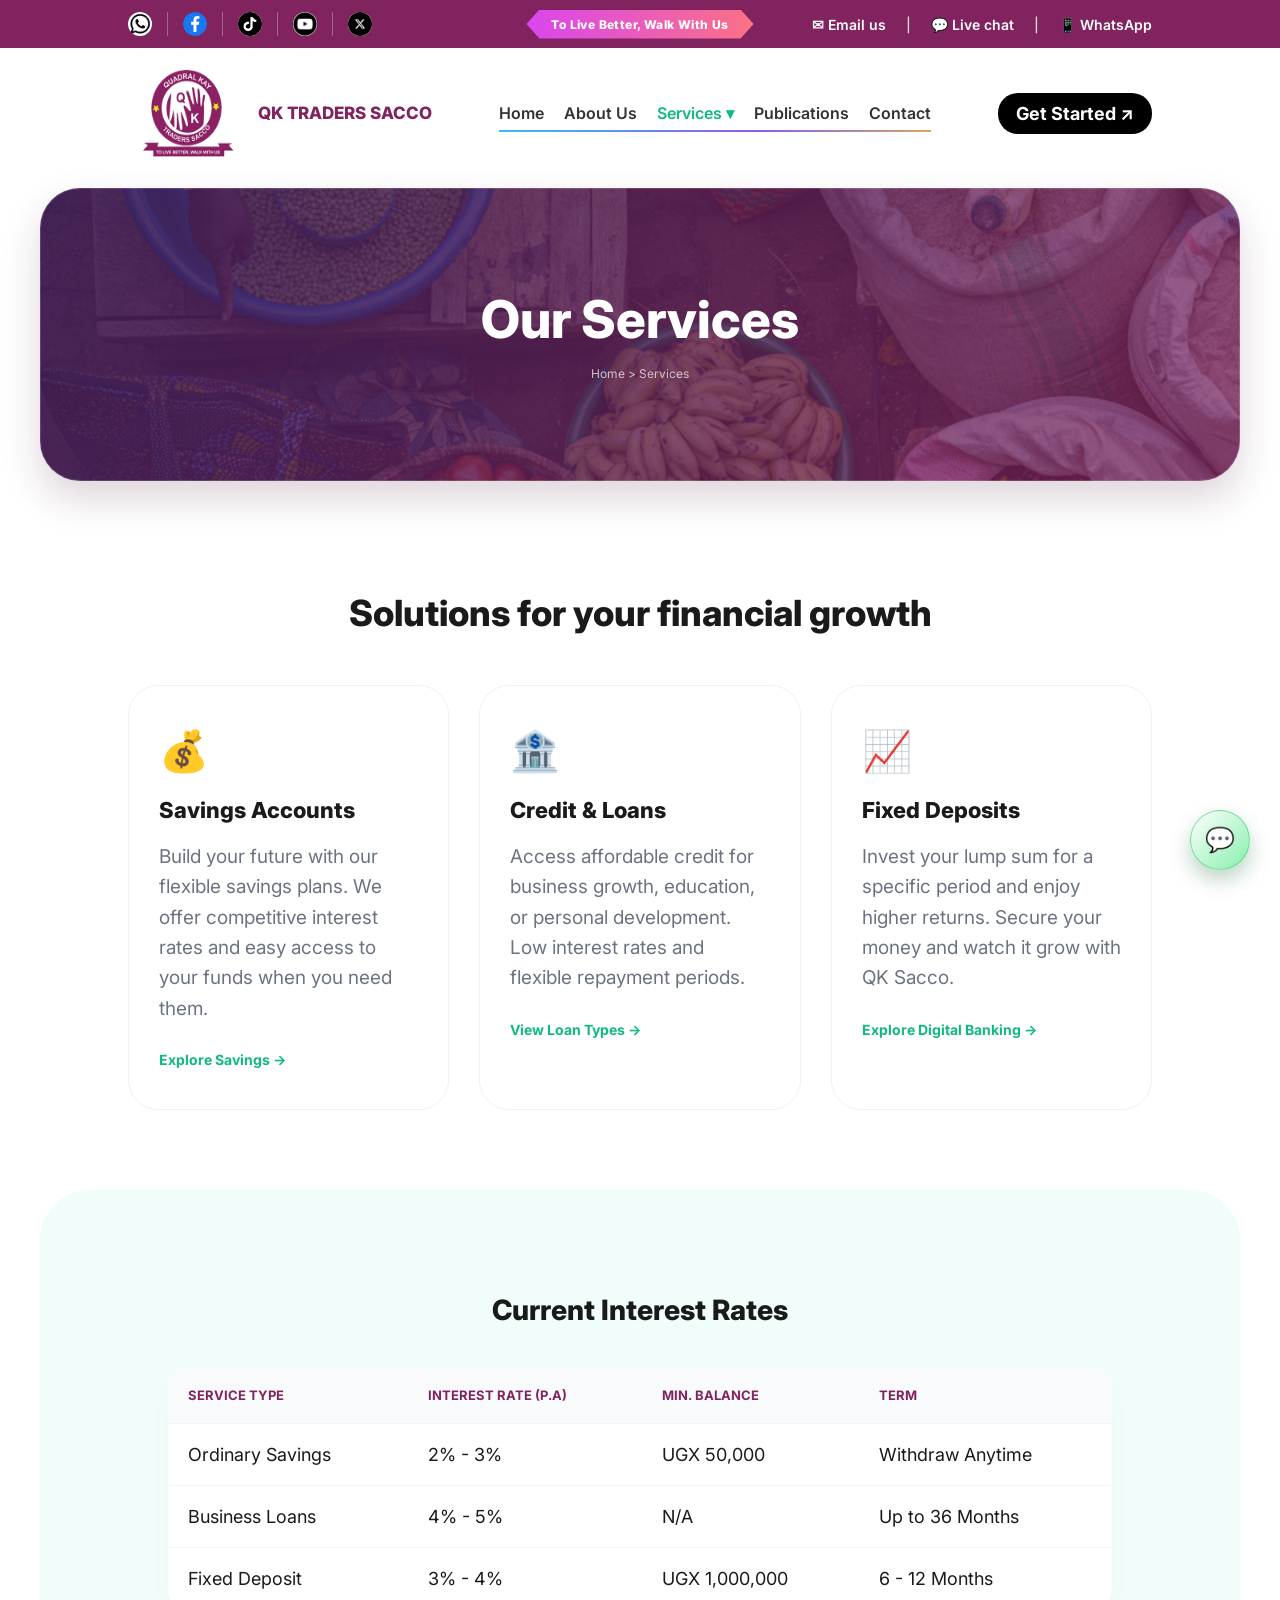
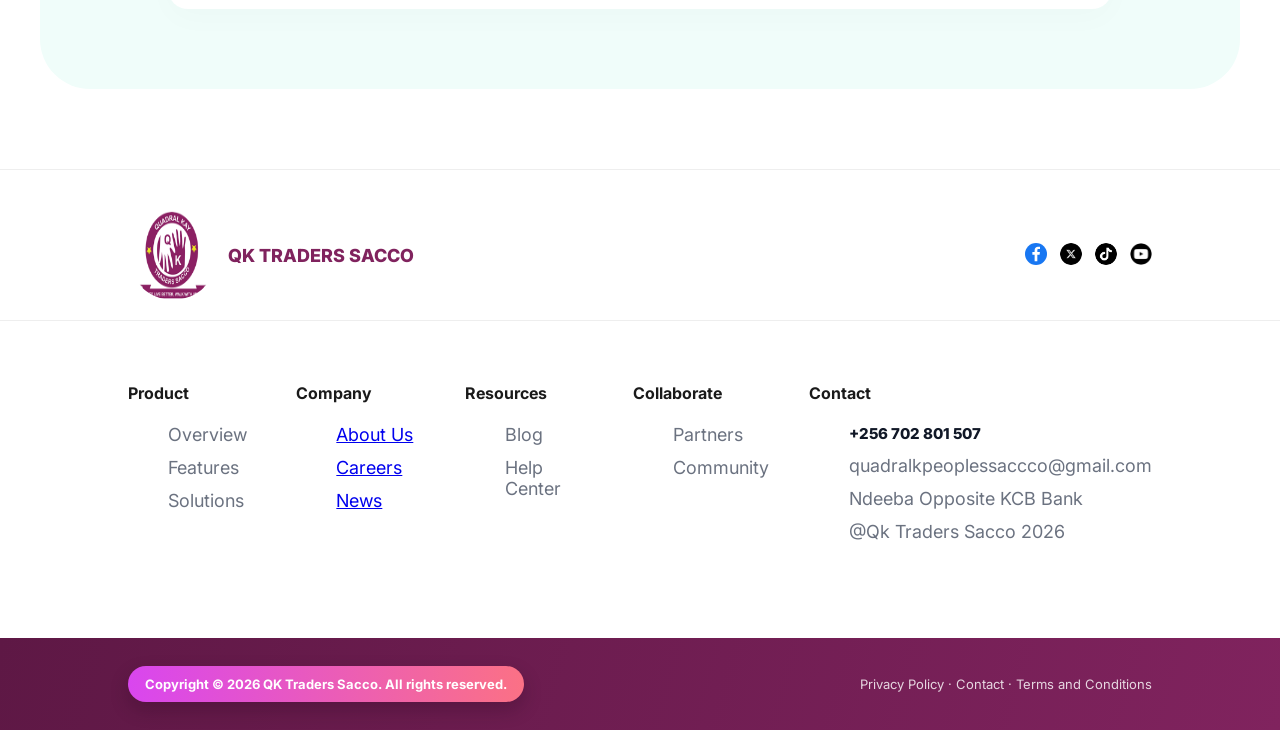
<file: services.html>
<!DOCTYPE html>
<html lang="en">
<head>
    <meta name="description" content="Explore our financial products including emergency loans, business financing, and high-interest savings accounts tailored for modern traders.">
    <meta charset="UTF-8">
    <meta name="viewport" content="width=device-width, initial-scale=1.0">
    <title>Services | QK Traders Sacco</title>
    <link rel="icon" type="image/png" href="qk logo.png">
    <link href="https://fonts.googleapis.com/css2?family=Inter:wght@400;600;700;800&display=swap" rel="stylesheet">
    <link rel="stylesheet" href="responsive.css">
    <style>
        :root {
            --brand-purple: #80235e;
            --vibrant-purple: #9b28f3;
            --teal: #10b981;
            --light-bg: #f9fafb;
            --text-gray: #6b7280;
        }

        /* Animations */
        @keyframes fadeInUp {
            from {
                opacity: 0;
                transform: translateY(30px);
            }
            to {
                opacity: 1;
                transform: translateY(0);
            }
        }

        .fade-in {
            opacity: 0;
            transform: translateY(30px);
            transition: all 0.8s ease;
        }

        .fade-in.animate {
            opacity: 1;
            transform: translateY(0);
        }

        .initial-fade {
            animation: fadeInUp 1s ease forwards;
        }

        body { font-family: 'Inter', sans-serif; margin: 0; background: #fff; color: #1a1a1a; }

        /* --- TOP NAVIGATION BAR --- */
        .top-nav { position: sticky; top: 0; z-index: 1100; background: var(--brand-purple); color: white; padding: 12px 10%; display: flex; justify-content: space-between; align-items: center; font-size: 16px; font-weight: 500; gap: 10px; flex-wrap: wrap; }
        .top-nav a { color: white; text-decoration: none; font-weight: 600; }
        .top-nav .top-social { display: flex; align-items: center; gap: 15px; }
        .top-nav .top-social a { display: flex; align-items: center; justify-content: center; }
        .top-nav .top-social a img { width: 24px; height: 24px; border-radius: 20px; }
        .top-nav .top-social a:not(:last-child)::after { content: ''; margin-left: 15px; width: 1px; height: 24px; background: rgba(255,255,255,0.3); }
        .top-nav-center { position: absolute; left: 50%; transform: translateX(-50%); padding: 7px 25px; color: #fff; background: linear-gradient(90deg, #d946ef, #fb7185); clip-path: polygon(13px 0, calc(100% - 13px) 0, 100% 50%, calc(100% - 13px) 100%, 13px 100%, 0 50%); box-shadow: 0 7px 16px rgba(35,7,28,.25); font-size: 12px; font-weight: 800; letter-spacing: .4px; white-space: nowrap; }
        .top-nav-right { display: flex; gap: 20px; align-items: center; font-size: 14px; }
        .top-nav-right a { color: white; text-decoration: none; font-weight: 600; }
        .top-nav-right span { color: #ddd; }

        /* --- MAIN HEADER --- */
        .header-main { position: relative; display: flex; justify-content: space-between; align-items: center; padding: 20px 10%; background: white; gap: 12px; flex-wrap: wrap; }
        .logo-box { display: flex; align-items: center; gap: 10px; font-weight: 800; font-size: 17px; color: var(--brand-purple); text-decoration: none; }
        .nav-menu { display: flex; gap: 20px; list-style: none; margin: 0; padding: 0; flex-wrap: wrap; align-items: center; }
        .nav-menu { position: relative; }
        .nav-menu::after { content: ''; position: absolute; right: 0; bottom: -9px; left: 0; height: 2px; background: linear-gradient(90deg, #38bdf8, #8b5cf6, #facc15, #ef4444, #f97316, #38bdf8); background-size: 300% 100%; animation: navSpectrum 5s linear infinite; }
        @keyframes navSpectrum { to { background-position: 300% 0; } }
        .nav-menu a { text-decoration: none; color: #333; font-weight: 600; font-size: 16px; }
        .nav-menu a.active { color: var(--teal); }
        .header-actions { display: flex; align-items: center; gap: 20px; }
        .btn-get-started { background: #000; color: #fff; padding: 10px 18px; border-radius: 20px; text-decoration: none; font-weight: bold; font-size: 18px; white-space: nowrap; }

        .hero-margin { padding: 0 40px; margin-top: 10px; }
        .service-hero {
            background: linear-gradient(115deg, rgba(66, 31, 89, .88), rgba(128, 35, 94, .72)), url('foods.jpg') center/cover no-repeat;
            border-radius: 40px;
            padding: 100px 20px;
            text-align: center;
            color: white;
            max-width: 1400px;
            margin: 0 auto;
            box-shadow: inset 0 0 0 1px rgba(255,255,255,.15), 0 18px 38px rgba(72,20,57,.18);
        }
        .service-hero h1 { font-size: 52px; font-weight: 800; margin: 0; }

        /* --- SERVICES GRID --- */
        .services-section { padding: 80px 10%; text-align: center; }
        .services-grid { display: grid; grid-template-columns: repeat(3, 1fr); gap: 30px; margin-top: 50px; }
        .service-card {
            background: white;
            padding: 40px 30px;
            border-radius: 30px;
            border: 1px solid #f0f0f0;
            transition: 0.3s;
            text-align: left;
        }
        .service-card:hover { transform: translateY(-10px); box-shadow: 0 20px 40px rgba(0,0,0,0.05); border-color: var(--teal); }
        .service-icon { font-size: 40px; margin-bottom: 20px; display: block; }
        .service-card h3 { font-size: 22px; font-weight: 800; margin-bottom: 15px; }
        .service-card p { color: var(--text-gray); font-size: 19px; line-height: 1.6; margin-bottom: 25px; }
        .service-btn { color: var(--teal); font-weight: 700; text-decoration: none; font-size: 14px; }

        /* --- RATES TABLE --- */
        .rates-container { background: #f0fdfa; padding: 80px 10%; border-radius: 50px; margin: 0 40px 80px; }
        .rates-table { width: 100%; border-collapse: collapse; background: white; border-radius: 20px; overflow: hidden; box-shadow: 0 10px 30px rgba(0,0,0,0.02); }
        .rates-table th { background: #f9fafb; padding: 20px; text-align: left; color: var(--brand-purple); font-size: 13px; text-transform: uppercase; }
        .rates-table td { padding: 20px; border-top: 1px solid #f3f4f6; font-size: 18px; }

        /* --- FOOTER --- */
        .footer-social { padding: 40px 10% 20px; border-top: 1px solid #eee; display: flex; justify-content: space-between; align-items: center; margin-top: 80px; font-size: 16px;}
        .footer-grid { display: grid; grid-template-columns: repeat(5, 1fr); padding: 40px 10% 80px; gap: 40px; border-top: 1px solid #eee; }
        .footer-col li { color: #6b7280; font-size: 18px; margin-bottom: 12px; list-style: none; }
        .contact-col .bold-phone { font-weight: 800; color: #111827; font-size: 15px; }
        .site-copyright { display: flex; align-items: center; justify-content: space-between; gap: 20px; padding: 28px 10%; color: rgba(255,255,255,.82); background: linear-gradient(105deg, #5e1845, var(--brand-purple)); font-size: 13px; }
        .site-copyright span:first-child { padding: 10px 17px; border-radius: 999px; color: #fff; background: linear-gradient(90deg, #d946ef, #fb7185); box-shadow: 0 8px 18px rgba(35,7,28,.25); font-weight: 700; }

        @media (max-width: 1000px) { .services-grid { grid-template-columns: 1fr; } .rates-container { margin: 10px; padding: 40px 20px; } }

        @media (max-width: 768px) {
            .top-nav { flex-direction: column; gap: 10px; text-align: center; padding: 10px 5%; }
            .top-nav-center { position: static; transform: none; }
            .top-nav-right { gap: 10px; flex-wrap: wrap; justify-content: center; }
            .header-main { flex-direction: column; gap: 16px; padding: 15px 5%; }
            .nav-menu { flex-direction: row; gap: 10px; flex-wrap: wrap; justify-content: center; }
            .nav-menu li { min-width: 90px; text-align: center; }
            .btn-get-started { padding: 9px 14px; font-size: 14px; }
            .hero { padding: 60px 5%; }
            .hero h1 { font-size: 36px; }
            .services-grid { padding: 40px 5%; }
            .rates-container { padding: 40px 5%; }
            .footer { padding: 40px 5%; }
            .footer-grid { grid-template-columns: 1fr; padding: 40px 5% 60px; }
            .site-copyright { flex-direction: column; text-align: center; }
        }

        @media (max-width: 480px) {
            .top-nav { font-size: 11px; padding: 8px 4%; }
            .top-nav .top-social a img { width: 20px; height: 20px; }
            .nav-menu a { font-size: 13px; }
            .btn-get-started { padding: 8px 12px; font-size: 12px; }
            .hero h1 { font-size: 28px; }
            .service-card { padding: 20px; }
            .service-card h3 { font-size: 18px; }
            .rate-item { font-size: 14px; }
            .footer-col li { font-size: 14px; }
        }

        .top-bar img{
            width: 30px;
            height: 30px;
            border-radius: 20px;
            background-color: white;
            corner-shape: squircle;
            
        }

        /* --- CHAT WIDGET --- */
        .chat-widget { position: fixed; bottom: 30px; right: 30px; z-index: 1000; }
        .chat-options { display: none; flex-direction: column; gap: 10px; margin-bottom: 10px; }
        .chat-widget.expanded .chat-options { display: flex; }
        .chat-option { display:flex; align-items:center; gap:8px; padding:11px 16px; border:1px solid rgba(34,197,94,.38); border-radius:25px; color:#14532d; background:linear-gradient(110deg,#fff,#f0fdf4 48%,#86efac); font-size:14px; font-weight:700; text-decoration:none; box-shadow:0 6px 16px rgba(22,101,52,.18); transition:transform .45s .08s ease,box-shadow .45s .08s ease,filter .45s .08s ease; }
        .chat-option:hover,.chat-option:focus-visible { transform:translateX(-8px) scale(1.05); box-shadow:0 12px 24px rgba(22,101,52,.3); filter:saturate(1.2); }.chat-option:active { transform:translateX(-4px) scale(.96); transition-delay:0s; }.chat-option.whatsapp,.chat-option.call { color:#14532d; background:linear-gradient(110deg,#fff,#f0fdf4 48%,#86efac); }
        .option-icon { font-size: 16px; }
        .chat-toggle { width:60px; height:60px; background:linear-gradient(135deg,#fff,#86efac); border-radius:50%; display:flex; align-items:center; justify-content:center; color:#166534; font-size:24px; border:1px solid rgba(34,197,94,.5); cursor:pointer; box-shadow:0 10px 20px rgba(22,101,52,.28); animation:chatPulse 2.6s ease-in-out infinite; transition:transform .45s .08s ease,box-shadow .45s .08s ease; }.chat-toggle:hover,.chat-toggle:focus-visible { transform:scale(1.12) rotate(6deg); box-shadow:0 14px 28px rgba(22,101,52,.4); } @keyframes chatPulse { 50% { box-shadow:0 10px 20px rgba(22,101,52,.28),0 0 0 9px rgba(134,239,172,.18); } }
    </style>
</head>
<body>

    <div class="top-nav">
        <div class="top-social">
            <a href="https://wa.me/256702801507" target="_blank" rel="noopener" aria-label="WhatsApp"><img src="whatsapp.jpg" alt="WhatsApp"></a>
            <a href="https://www.facebook.com/quadralkay" target="_blank" rel="noopener" aria-label="Facebook"><img src="facebook.svg" alt="Facebook"></a>
            <a href="https://www.tiktok.com/@qktraderssacco" target="_blank" rel="noopener" aria-label="TikTok"><img src="tiktok.jpg" alt="TikTok"></a>
            <a href="https://www.youtube.com/channel/UCuh3HxplZlNXIbYhBjaaCZQ" target="_blank" rel="noopener" aria-label="YouTube"><img src="youtube.jpg" alt="YouTube"></a>
            <a href="https://x.com/@QkTradersNdeeba" target="_blank" rel="noopener" aria-label="X"><img src="x.jpg" alt="X"></a>
        </div>
        <div class="top-nav-center">To Live Better, Walk With Us</div>
        <div class="top-nav-right">
            <a href="mailto:info@qktraders.com">✉ Email us</a>
            <span>|</span>
            <a href="tel:+256702801507">💬 Live chat</a>
            <span>|</span>
            <a href="https://wa.me/256702801507" target="_blank" rel="noopener">📱 WhatsApp</a>
        </div>
    </div>

    <header class="header-main">
        <a href="#" class="logo-box">
            <img src="qk logo.png" alt="QK Logo" style="width:120px; height:90px; border-radius:20%"> 
            QK TRADERS SACCO
        </a>
        <nav>
            <ul class="nav-menu">
                <li><a href="index.html">Home</a></li>
                <li><a href="about.html">About Us</a></li>
                <li><a href="services.html" class="active"> Services ▾</a></li>
                <li><a href="profile.html">Publications</a></li>
                <li><a href="contact-us.html">Contact</a></li>
            </ul>
        </nav>
        <div class="header-actions">
            <a href="membership.html" class="btn-get-started">Get Started ↗</a>
        </div>
    </header>

    <div class="hero-margin">
        <section class="service-hero initial-fade">
            <h1>Our Services</h1>
            <div style="font-size: 12px; margin-top: 15px; opacity: 0.7;">Home > Services</div>
        </section>
    </div>

    <section class="services-section fade-in">
        <h2 style="font-size: 36px; font-weight: 800;">Solutions for your financial growth</h2>
        <div class="services-grid">
            <div class="service-card">
                <span class="service-icon">💰</span>
                <h3>Savings Accounts</h3>
                <p>Build your future with our flexible savings plans. We offer competitive interest rates and easy access to your funds when you need them.</p>
                <a href="more.html#savings" class="service-btn">Explore Savings →</a>
            </div>
            <div class="service-card">
                <span class="service-icon">🏦</span>
                <h3>Credit & Loans</h3>
                <p>Access affordable credit for business growth, education, or personal development. Low interest rates and flexible repayment periods.</p>
                <a href="more.html#loans" class="service-btn">View Loan Types →</a>
            </div>
            <div class="service-card">
                <span class="service-icon">📈</span>
                <h3>Fixed Deposits</h3>
                <p>Invest your lump sum for a specific period and enjoy higher returns. Secure your money and watch it grow with QK Sacco.</p>
                <a href="more.html#banking" class="service-btn">Explore Digital Banking →</a>
            </div>
        </div>
    </section>

    <div class="rates-container fade-in">
        <h2 style="text-align:center; font-size: 28px; font-weight: 800; margin-bottom: 40px;">Current Interest Rates</h2>
        <table class="rates-table">
            <thead>
                <tr>
                    <th>Service Type</th>
                    <th>Interest Rate (P.A)</th>
                    <th>Min. Balance</th>
                    <th>Term</th>
                </tr>
            </thead>
            <tbody>
                <tr>
                    <td>Ordinary Savings</td>
                    <td>2% - 3%</td>
                    <td>UGX 50,000</td>
                    <td>Withdraw Anytime</td>
                </tr>
                <tr>
                    <td>Business Loans</td>
                    <td>4% - 5%</td>
                    <td>N/A</td>
                    <td>Up to 36 Months</td>
                </tr>
                <tr>
                    <td>Fixed Deposit</td>
                    <td>3% - 4%</td>
                    <td>UGX 1,000,000</td>
                    <td>6 - 12 Months</td>
                </tr>
            </tbody>
        </table>
    </div>

    <div class="footer-social">
        <div style="display:flex; align-items:center; gap:10px; font-weight: 800; color: var(--brand-purple); font-size: 18px;"><img src="qk logo.png" alt="QK Logo" style="width:90px; height:90px; border-radius:50%;">QK TRADERS SACCO</div>
        <div style="display:flex; align-items:center; gap:13px; font-size:13px; color:#6b7280;"><a href="https://www.facebook.com/quadralkay" target="_blank" rel="noopener" aria-label="Facebook"><img src="facebook.svg" alt="" width="22" height="22"></a><a href="https://x.com/@QkTradersNdeeba" target="_blank" rel="noopener" aria-label="X"><img src="x.jpg" alt="" width="22" height="22" style="border-radius:50%;"></a><a href="https://www.tiktok.com/@qktraderssacco" target="_blank" rel="noopener" aria-label="TikTok"><img src="tiktok.jpg" alt="" width="22" height="22" style="border-radius:50%;"></a><a href="https://www.youtube.com/channel/UCuh3HxplZlNXIbYhBjaaCZQ" target="_blank" rel="noopener" aria-label="YouTube"><img src="youtube.jpg" alt="" width="22" height="22" style="border-radius:50%;"></a></div>
    </div>
    <footer class="footer-grid">
        <div class="footer-col"><h4>Product</h4><ul><li>Overview</li><li>Features</li><li>Solutions</li></ul></div>
        <div class="footer-col"><h4>Company</h4><ul><li><a href="about.html">About Us</a></li><li><a href="https://www.brightermonday.co.ug" target="_blank" rel="noopener">Careers</a></li><li><a href="https://www.monitor.co.ug" target="_blank" rel="noopener">News</a></li></ul></div>
        <div class="footer-col"><h4>Resources</h4><ul><li>Blog</li><li>Help Center</li></ul></div>
        <div class="footer-col"><h4>Collaborate</h4><ul><li>Partners</li><li>Community</li></ul></div>
        <div class="footer-col contact-col">
            <h4>Contact</h4>
            <ul>
                <li class="bold-phone">+256 702 801 507</li>
                <li>quadralkpeoplessaccco@gmail.com</li>
                <li>Ndeeba Opposite KCB Bank</li>
                <li>@Qk Traders Sacco 2026 </li>
            </ul>
        </div>
    </footer>
    <div class="site-copyright"><span>Copyright © 2026 QK Traders Sacco. All rights reserved.</span><span>Privacy Policy · Contact · Terms and Conditions</span></div>

<div class="chat-widget">
    <div class="chat-options">
        <a href="https://wa.me/256702801507" class="chat-option whatsapp">
            <span class="option-icon">📱</span>
            <span class="option-text">WhatsApp</span>
        </a>
        <a href="tel:+256702801507" class="chat-option call">
            <span class="option-icon">📞</span>
            <span class="option-text">Call</span>
        </a>
    </div>
    <button class="chat-toggle">💬</button>
</div>

<script>
    document.addEventListener('DOMContentLoaded', function() {
        const observerOptions = {
            threshold: 0.1,
            rootMargin: '0px 0px -50px 0px'
        };

        const observer = new IntersectionObserver(function(entries) {
            entries.forEach(entry => {
                if (entry.isIntersecting) {
                    entry.target.classList.add('animate');
                }
            });
        }, observerOptions);

        const fadeElements = document.querySelectorAll('.fade-in');
        fadeElements.forEach(el => observer.observe(el));

        // Chat widget toggle
        const chatIcon = document.querySelector('.chat-toggle');
        const chatWidget = document.querySelector('.chat-widget');

        chatIcon.addEventListener('click', function() {
            chatWidget.classList.toggle('expanded');
        });

        // Close when clicking outside
        document.addEventListener('click', function(e) {
            if (!chatWidget.contains(e.target)) {
                chatWidget.classList.remove('expanded');
            }
        });
    });
</script>

</body>
</html>
</file>
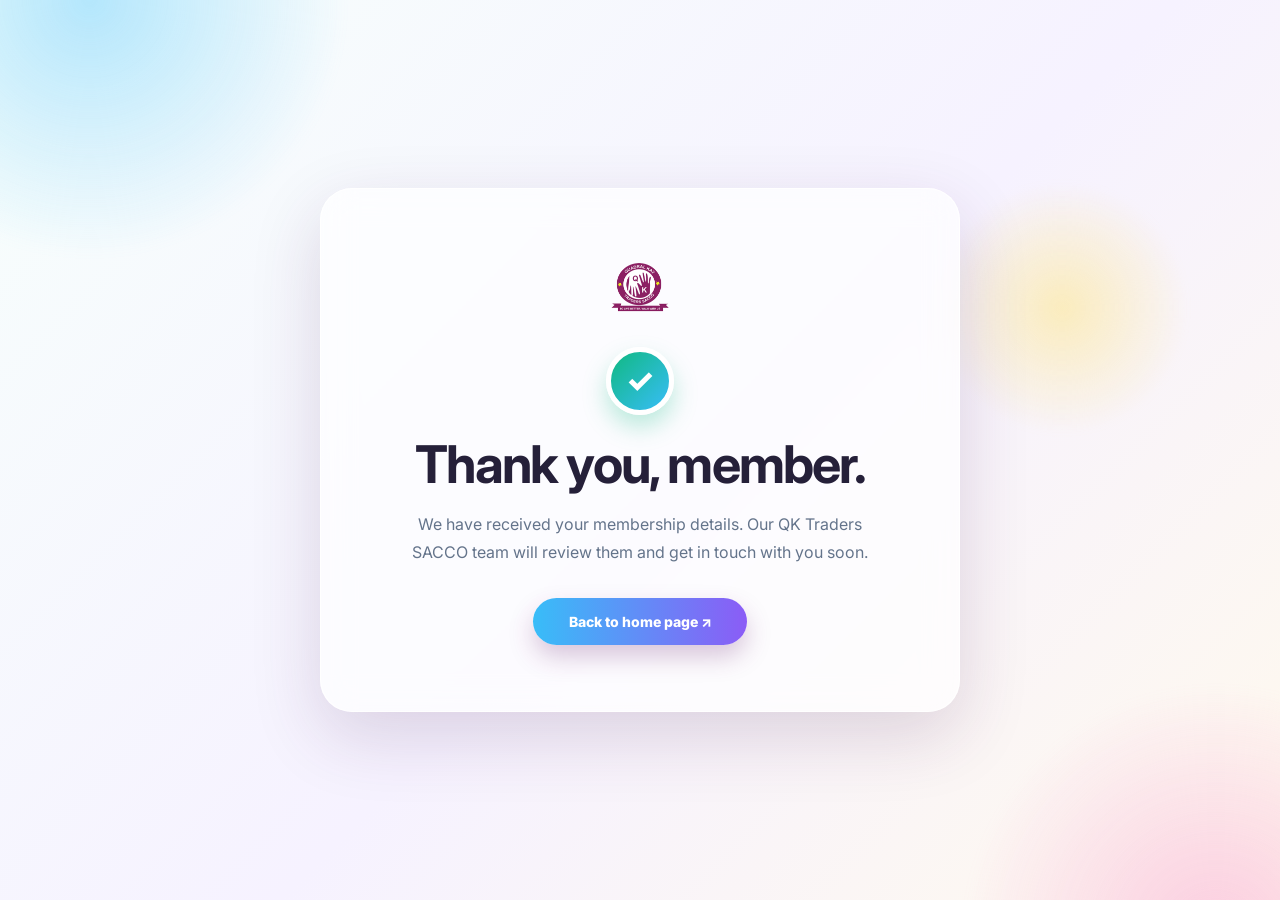
<file: thank-you.html>
<!DOCTYPE html>
<html lang="en">
<head>
    <meta charset="UTF-8">
    <meta name="viewport" content="width=device-width, initial-scale=1.0">
    <meta name="description" content="Thank you for submitting your QK Traders SACCO membership application.">
    <title>Thank You | QK Traders SACCO</title>
    <link rel="icon" type="image/png" href="qk logo.png">
    <link href="https://fonts.googleapis.com/css2?family=Inter:wght@400;600;700;800&display=swap" rel="stylesheet">
    <style>
        :root { --plum: #80235e; }
        * { box-sizing: border-box; }
        body { display: grid; min-height: 100vh; margin: 0; place-items: center; overflow: hidden; color: #263238; background: linear-gradient(135deg, #f7fffc, #f6f2ff 54%, #fff9ed); font-family: Inter, sans-serif; }
        .splash { position: fixed; width: 42vmax; height: 42vmax; border-radius: 50%; filter: blur(4px); opacity: .55; pointer-events: none; animation: drift 18s ease-in-out infinite alternate; }
        .splash-one { top: -21vmax; left: -14vmax; background: radial-gradient(circle, #7dd3fc, transparent 68%); }
        .splash-two { right: -16vmax; bottom: -24vmax; background: radial-gradient(circle, #f9a8d4, transparent 67%); animation-delay: -4s; }
        .splash-three { top: 20%; right: 7%; width: 20vmax; height: 20vmax; background: radial-gradient(circle, #fde68a, transparent 70%); animation-delay: -7s; }
        .thank-you-card { position: relative; z-index: 1; width: min(92%, 640px); padding: clamp(38px, 7vw, 66px); border: 1px solid rgba(255,255,255,.82); border-radius: 32px; text-align: center; background: rgba(255,255,255,.7); box-shadow: 0 24px 70px rgba(74,32,83,.16); backdrop-filter: blur(16px); }
        .logo { width: 76px; height: 64px; margin-bottom: 24px; object-fit: contain; }
        .check { display: grid; width: 68px; height: 68px; margin: 0 auto 22px; place-items: center; border: 5px solid #fff; border-radius: 50%; color: #fff; background: linear-gradient(135deg, #10b981, #38bdf8); box-shadow: 0 12px 25px rgba(16,185,129,.28); font-size: 32px; font-weight: 800; }
        h1 { margin: 0; color: #252039; font-size: clamp(31px, 5vw, 52px); letter-spacing: -1.8px; line-height: 1.06; }
        p { max-width: 470px; margin: 18px auto 32px; color: #64748b; font-size: 16px; line-height: 1.75; }
        .home-button { position: relative; display: inline-flex; overflow: hidden; align-items: center; justify-content: center; min-width: 214px; padding: 15px 24px; border-radius: 999px; color: #fff; background: linear-gradient(90deg, #38bdf8, #8b5cf6, #d946ef, #fb7185, #facc15, #38bdf8); background-size: 500% 100%; box-shadow: 0 12px 24px rgba(108,39,114,.25); font-size: 14px; font-weight: 800; text-decoration: none; animation: spectrum 8s ease-in-out infinite; transition: transform .25s ease, box-shadow .25s ease; }
        .home-button::after { content: ''; position: absolute; inset: 0; background: linear-gradient(110deg, transparent 28%, rgba(255,255,255,.5) 50%, transparent 72%); transform: translateX(-130%); animation: shine 5s ease-in-out infinite; }
        .home-button:hover, .home-button:focus-visible { transform: translateY(-3px) scale(1.03); box-shadow: 0 17px 30px rgba(108,39,114,.32); }
        @keyframes spectrum { 0%,100% { background-position: 0% 50%; } 50% { background-position: 100% 50%; } }
        @keyframes shine { 55%,100% { transform: translateX(130%); } }
        @keyframes drift { to { transform: translate(5vmax, 3vmax) scale(1.1); } }
        @media (prefers-reduced-motion: reduce) { *, *::before, *::after { animation: none !important; transition: none !important; } }
    </style>
</head>
<body>
    <div class="splash splash-one"></div>
    <div class="splash splash-two"></div>
    <div class="splash splash-three"></div>
    <main class="thank-you-card">
        <img class="logo" src="qk logo.png" alt="QK Traders SACCO">
        <div class="check" aria-hidden="true">✓</div>
        <h1>Thank you, <span id="applicant-name">member</span>.</h1>
        <p>We have received your membership details. Our QK Traders SACCO team will review them and get in touch with you soon.</p>
        <a class="home-button" href="index.html">Back to home page ↗</a>
    </main>
    <script>
        const applicantName = sessionStorage.getItem('qkApplicantName');
        if (applicantName) {
            document.getElementById('applicant-name').textContent = applicantName;
            sessionStorage.removeItem('qkApplicantName');
        }
    </script>
</body>
</html>
</file>
<file: responsive.css>
/* Shared responsive safeguards for QK Traders SACCO pages */
html, body { max-width: 100%; overflow-x: hidden; }
img, iframe { max-width: 100%; }
.top-nav { position: sticky !important; top: 0; z-index: 1100; }
.header-main .nav-menu a { font-size: 16px !important; line-height: 1.25; white-space: nowrap; }
@media (max-width: 1100px) {
  .top-nav { gap: 10px; justify-content: center; padding-right: 5%; padding-left: 5%; }
  .top-nav-center { position: static !important; transform: none !important; order: -1; }
  .header-main { padding-right: 5% !important; padding-left: 5% !important; justify-content: center; }
  .nav-menu { justify-content: center; }.nav-menu::after { bottom: -6px !important; }
  .header-main .nav-menu a { font-size: 15px !important; }
  .hero h1 { font-size: clamp(42px, 7vw, 68px) !important; }
  .card-row, .services-grid, .service-grid, .info-grid, .benefits-grid { grid-template-columns: repeat(2, minmax(0, 1fr)); }
  .footer-main-content, .footer-grid { grid-template-columns: repeat(2, minmax(0, 1fr)); }
  .footer-top-bar, .footer-social, .footer-social-section { flex-wrap: wrap; gap: 20px; }
  .page-hero, .service-hero, .contact-hero, .pub-hero-box { margin-right: 20px; margin-left: 20px; }
  .form-container { padding-right: 5% !important; padding-left: 5% !important; }
}
@media (max-width: 700px) {
  .top-nav, .top-social, .top-nav-right, .header-main, .footer-content, .footer-top-bar, .footer-social, .footer-social-section, .footer-bottom, .copyright-bar, .site-copyright { flex-direction: column !important; justify-content: center !important; text-align: center !important; }
  .top-nav { flex-direction: row !important; flex-wrap: wrap; align-items: center !important; min-height: 42px; padding-top: 7px !important; padding-bottom: 7px !important; }
  .top-social, .top-nav-right { display: none !important; }
  .top-nav-center { order: 0; white-space: nowrap !important; font-size: 10px !important; }
  .header-main { gap: 14px; }.logo-box { justify-content: center; text-align: center; }
  .nav-menu { gap: 11px !important; width: 100%; }.nav-menu li { min-width: auto !important; }.header-main .nav-menu a { font-size: 13px !important; }.nav-menu::after { bottom: -7px !important; }
  .header-actions { justify-content: center; }
  .page-hero, .service-hero, .contact-hero, .pub-hero-box { margin: 0 !important; border-radius: 0 !important; padding: 70px 20px !important; }
  .page-hero h1, .service-hero h1, .contact-hero h1, .pub-hero-box h1, .hero h1 { font-size: clamp(32px, 10vw, 46px) !important; }
  .card-row, .services-grid, .service-grid, .info-grid, .benefits-grid, .form-container { grid-template-columns: 1fr !important; }
  .footer-main-content, .footer-grid { grid-template-columns: repeat(2, minmax(0, 1fr)) !important; gap: 26px 18px !important; }
  .card-row, .services-section, .info-section, .content, .publications-body { margin-right: 0 !important; margin-left: 0 !important; padding-right: 20px !important; padding-left: 20px !important; }
  .service-card { width: 100% !important; margin-left: 0 !important; }
  .rates-container { margin-right: 12px !important; margin-left: 12px !important; border-radius: 24px !important; }.rates-table { display: block; overflow-x: auto; white-space: nowrap; }
  .footer-links, .footer-nav { justify-content: center; }.footer-bottom-links a { display: inline-block; margin: 5px 8px !important; }
  .chat-widget { right: 18px !important; bottom: 18px !important; }
}
</file>
